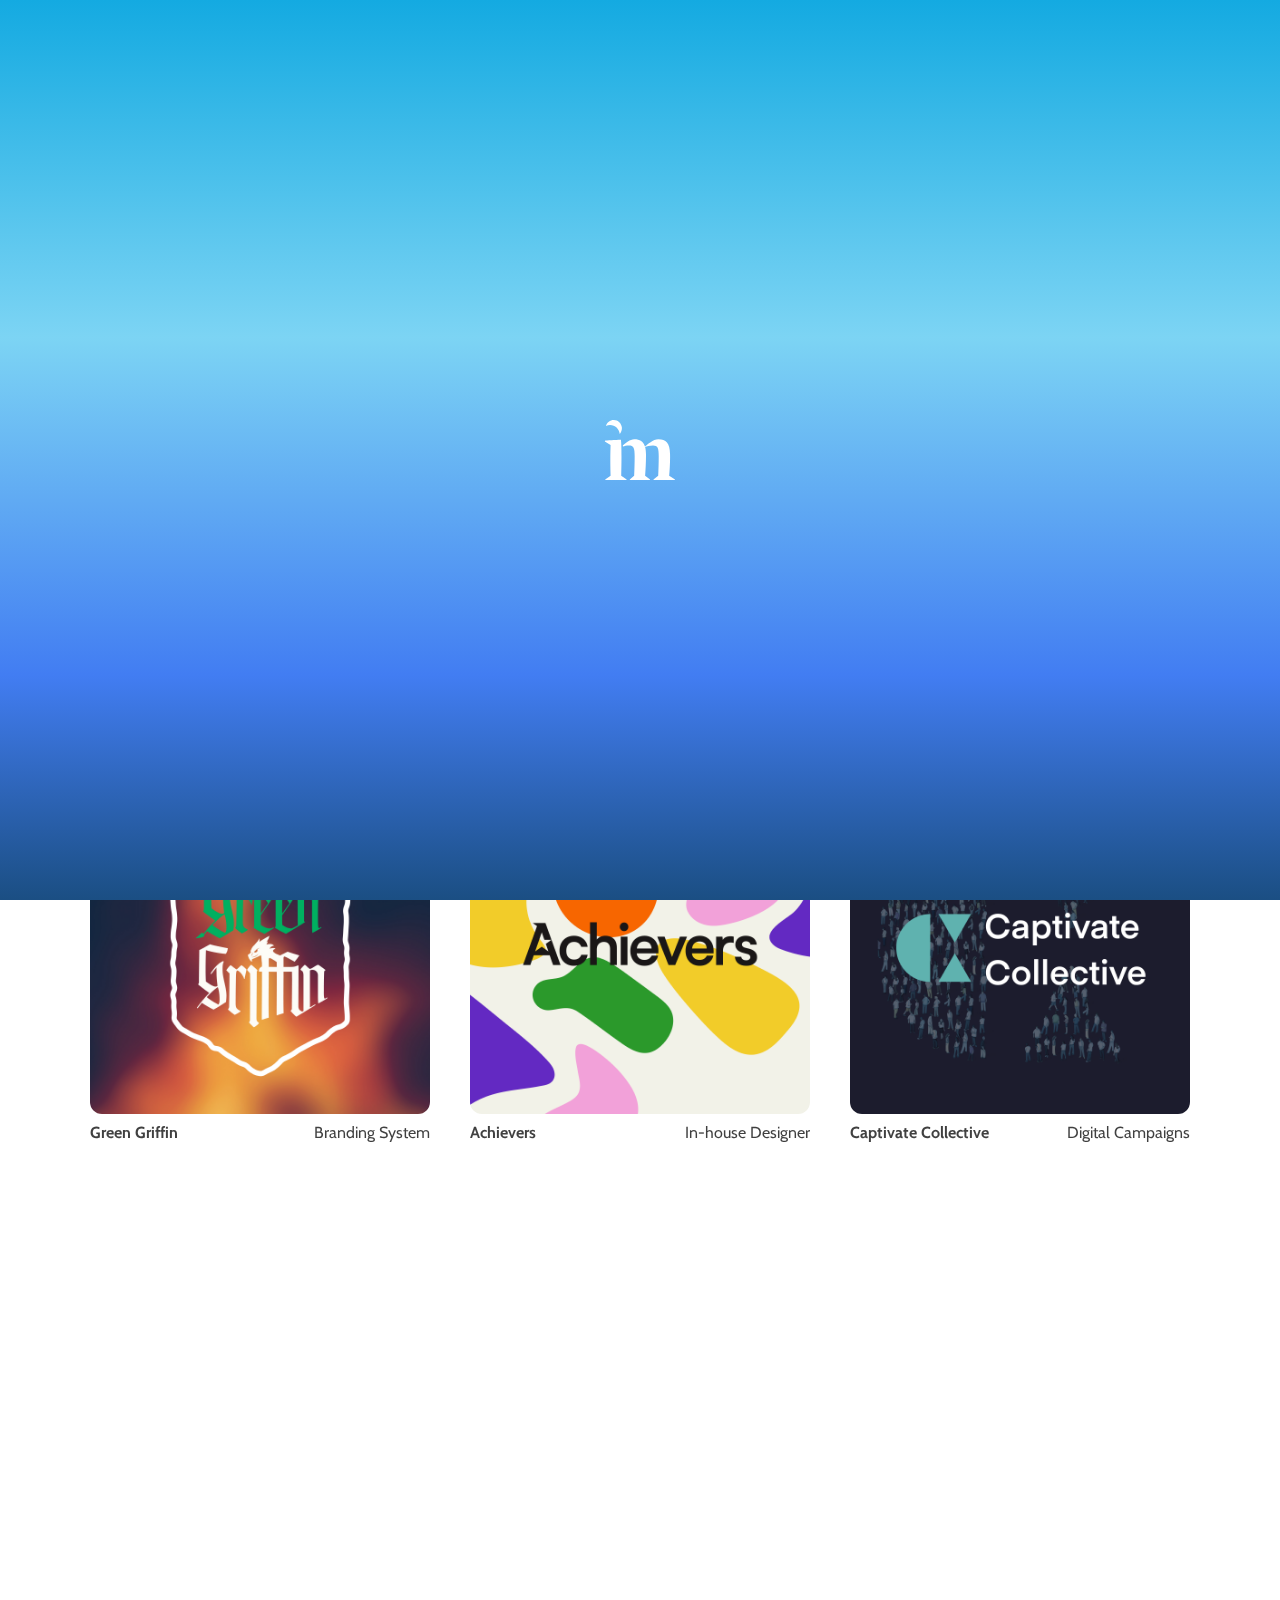
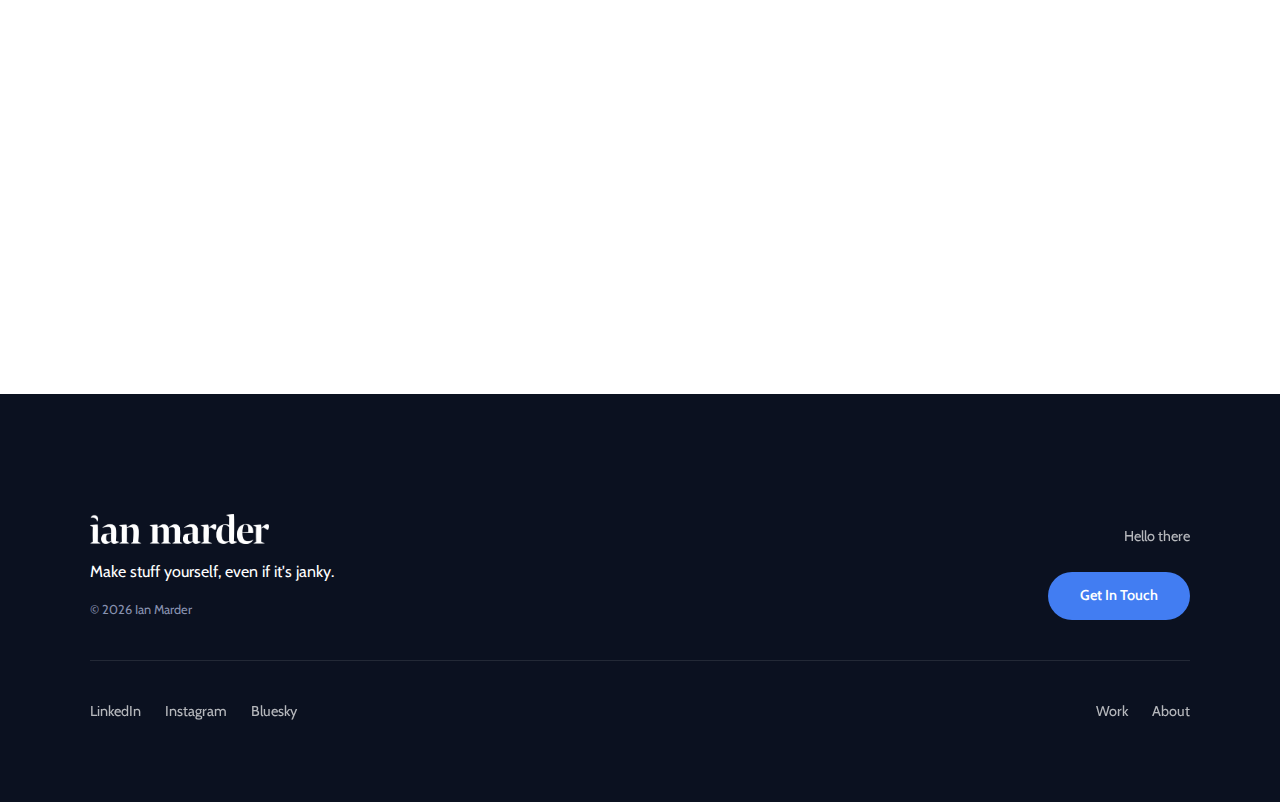
<file: index.html>
<!DOCTYPE html>
<html lang="en">
<head>
  <meta charset="UTF-8" />
  <meta name="viewport" content="width=device-width, initial-scale=1.0" />
  <title>Ian Marder — Creative Lead & Brand Architect</title>
  <meta name="title" content="Ian Marder — Creative Lead & Brand Architect">
  <meta name="description" content="Design leader specializing in brand systems, motion, and digital storytelling. Currently leading creative at Achievers.">

  <meta property="og:type" content="website">
  <meta property="og:url" content="https://ianmarder.com/">
  <meta property="og:title" content="Ian Marder — Creative Lead & Brand Architect">
  <meta property="og:description" content="Building scalable design systems and immersive brand experiences.">
  <meta property="og:image" content="https://ianmarder.com/assets/images/social-preview.jpg">

  <meta property="twitter:card" content="summary_large_image">
  <meta property="twitter:url" content="https://ianmarder.com/">
  <meta property="twitter:title" content="Ian Marder — Creative Lead">
  <meta property="twitter:description" content="Building scalable design systems and immersive brand experiences.">
  <meta property="twitter:image" content="https://ianmarder.com/assets/images/social-preview.jpg">

  <link rel="stylesheet" href="assets/css/styles.css" />
</head>

<body>

<header class="site-header" data-include="../components/header.html"></header>

<main id="hero">

  <!-- INTRO -->
  <section class="intro">
    <div class="intro-text" >
      <h1 class="reveal">Creative Lead<br>& Designer.</h1>
      <p class="reveal" data-delay="100">Clear ideas, sharp execution.</p>

    </div>
  </section>

  <!-- WORK -->
  <section id="work" class="work">

    <div class="grid">

      <a href="/work/green-griffin/" class="card reveal" data-delay="100">
        <div class="meta-bottom">
          <span class="date">2025+</span>
        </div>
        <img src="assets/images/project1.jpg" alt="">
        <div class="meta-top">
          <span class="title"><strong>Green Griffin</strong></span>
          <span class="type">Branding System</span>
        </div>
        
        
      </a>

      <a href="/work/achievers/" class="card reveal" data-delay="200">
        <div class="meta-bottom">
          <span class="date">2020+</span>
        </div>
        <img src="assets/images/Achievers-new.png" alt="">
        <div class="meta-top">
          <span class="title"><strong>Achievers</strong></span>
          <span class="type">In-house Designer</span>
        </div>
      </a>

      <a href="/work/captivate-collective/" class="card reveal" data-delay="300">
        <div class="meta-bottom">
          <span class="date">2021+</span>
        </div>
        <img src="assets/images/project3.png" alt="">
        <div class="meta-top">
          <span class="title"><strong>Captivate Collective</strong></span>
          <span class="type">Digital Campaigns</span>
        </div>
    </a>
    </div>

  </section>

  <!-- ABOUT STRIP -->
<section id="about" class="about-strip reveal">
  <div class="about-grid">
    <div class="about-statement">
      <h2 class="statement-main">I design brands, systems, and communications.</h2>
      <p class="statement-sub">Currently Creative Lead at <strong>Achievers</strong>, focused on bridging the gap between high-level strategy and sharp execution.</p>
    </div>
    
    <div class="about-specs">
      <div class="spec-item">
        <span class="spec-label">Powered by</span>
        <span class="spec-value">2 Kids & Cappuccinos</span>
      </div>
      <div class="spec-item">
        <span class="spec-label">Inspired by</span>
        <span class="spec-value">The smallest details</span>
      </div>
    </div>
  </div>
</section>
</main>

<footer class="site-footer" data-include="../components/footer.html"></footer>

<script src="../assets/js/main.js"></script>
</body>
</html>
</file>
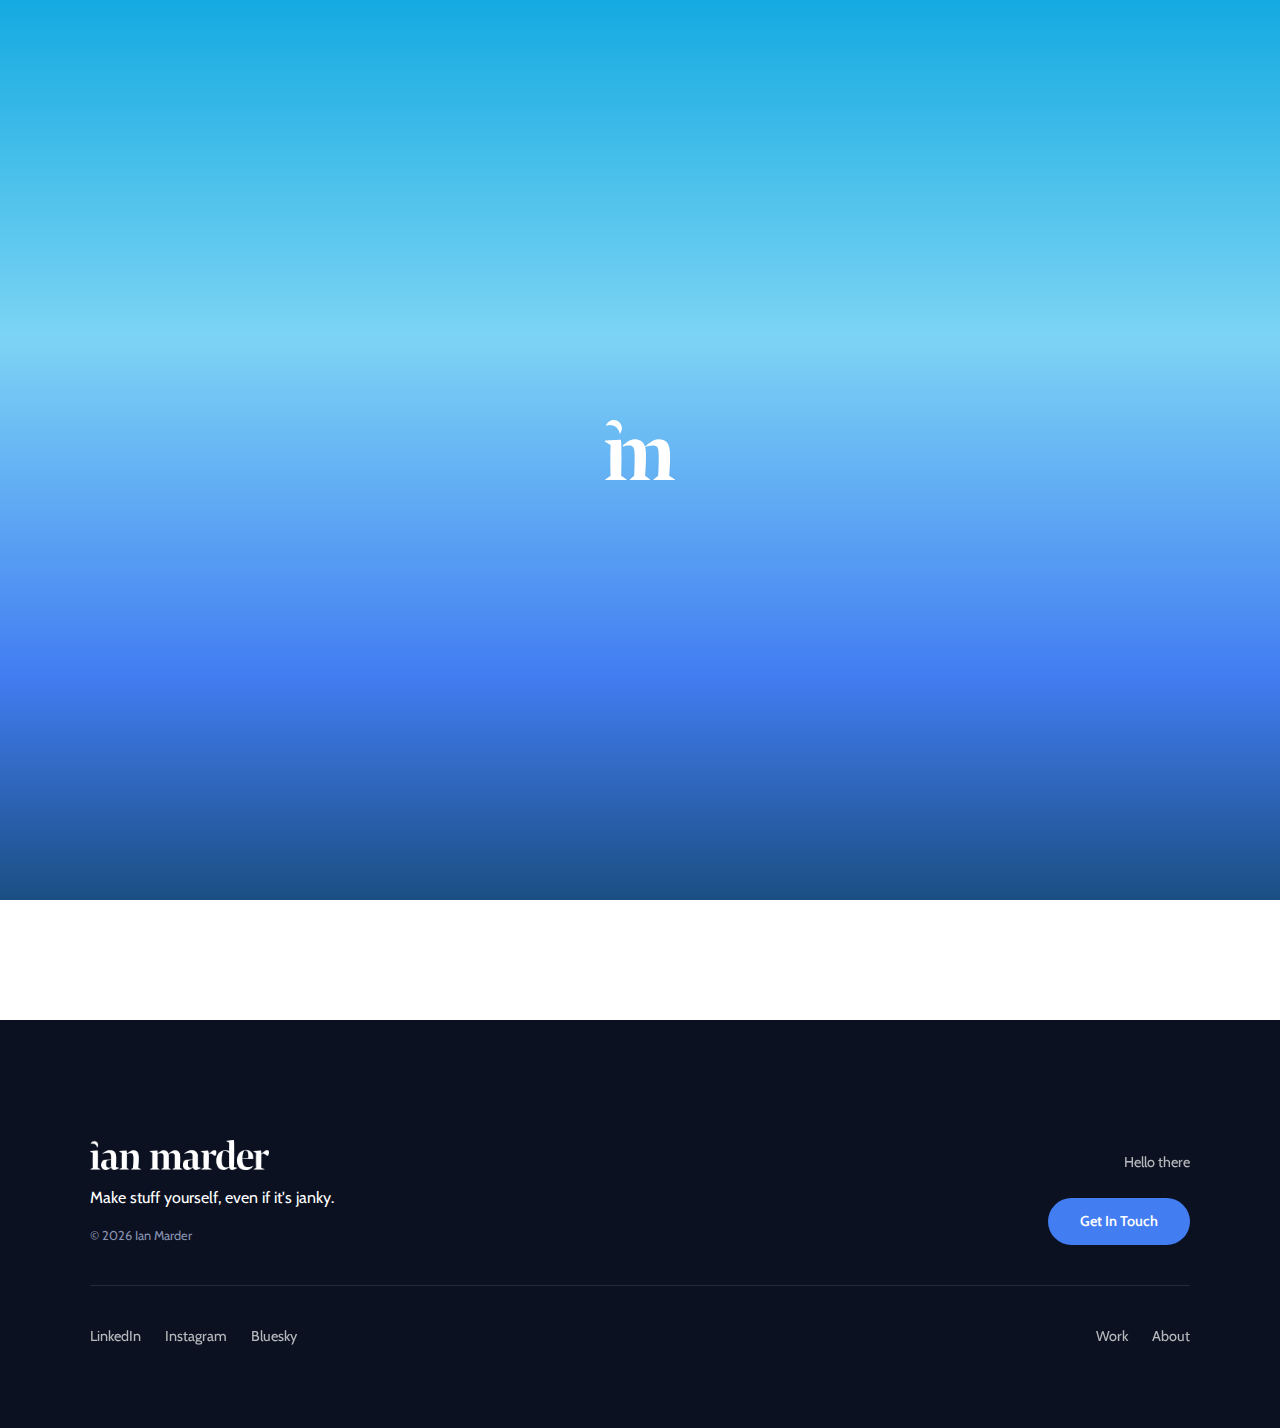
<file: about/index.html>
<!DOCTYPE html>
<html lang="en">
<head>
  <meta charset="UTF-8" />
  <meta name="viewport" content="width=device-width, initial-scale=1.0" />
  <title>About — Ian Marder</title>
  <link rel="stylesheet" href="../assets/css/styles.css" />
</head>
<body>

<header class="site-header" data-include="../components/header.html"></header>

<main class="about-grid-container">
  <div class="about-col col-1 reveal">
    <h1>A little bit<br>about me.</h1>
    <p class="origin-text">
      Born in Toronto, raised in Halifax—a mix of Queen Street West and the Hydrostone. 
      <br><br>Today, I’m based in design and powered by coffee.
    </p>

    <div class="slideshow-container reveal" data-delay="100">
      <div class="slide active">
        <img src="../assets/images/about-1.jpg" alt="the me">
      </div>
      <div class="slide">
        <img src="../assets/images/about-2.jpg" alt="the boy">
      </div>
      <div class="slide">
        <img src="../assets/images/about-3.jpg" alt="the girl">
      </div>
      <div class="slide">
        <img src="../assets/images/about-4.jpg" alt="the cat">
      </div>
    </div>
  </div>
  <div class="about-col col-narrative">
    <p class="bio-lead reveal">
      Hello there, I’m Ian Marder. I’m driven by the pursuit of purposeful design and the joy of helping people create things.
    </p>
    
    <div class="bio-columns">
      
      <div class="bio-column-inner reveal" data-delay="200">
        <p>
          I’ve been obsessed with design my whole life. While art is impactful and connecting, design takes those elements and gives them a mission. Discovering how to add purpose to a pirated copy of Photoshop 7 at a young age changed everything for me.
        </p>
        <p>
          I love photography, playing drums badly, and anything satirical. If I really had the choice, I’d just follow my kids around with my <span class="word-trigger">Lumix GH5<span class="hover-box"><img src="/assets/images/lumix.png" alt="Keyboard collection"></span></span>.
        </p>
      </div>
      
      <div class="bio-column-inner reveal" data-delay="300">
        <p>
          I do this instead because I genuinely love the process. I love asking weird questions and finding weirder answers. It’s about more than just aesthetics; it’s about solving problems with intent.
        </p>
        <p>
          I appreciate you taking the time to learn a little about me. Feel free to reach out anytime.
        </p>
        <p class="sign-off">Cheers, <strong>Ian</strong></p>
      </div>
    </div>
  </div>
</main>

<footer class="site-footer" data-include="../components/footer.html"></footer>


<script src="../assets/js/main.js"></script>
</body>
</html>
</file>
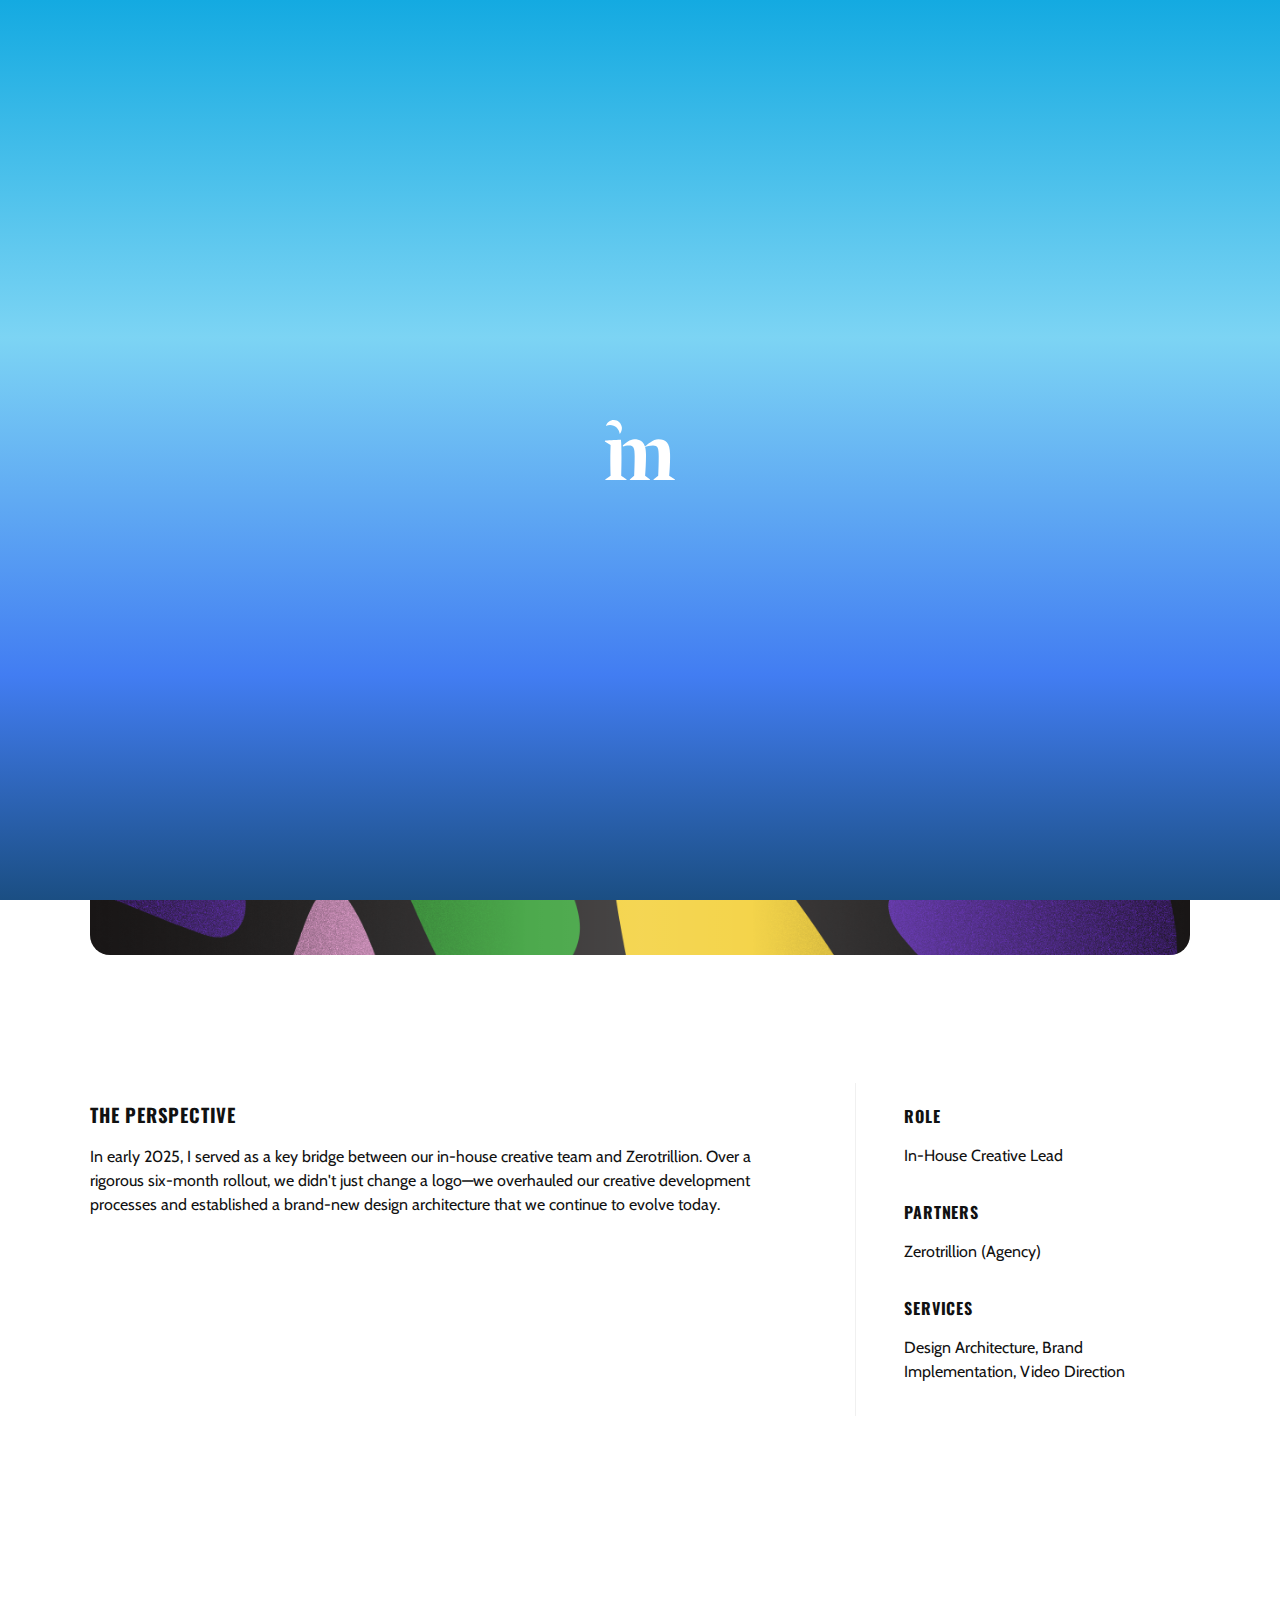
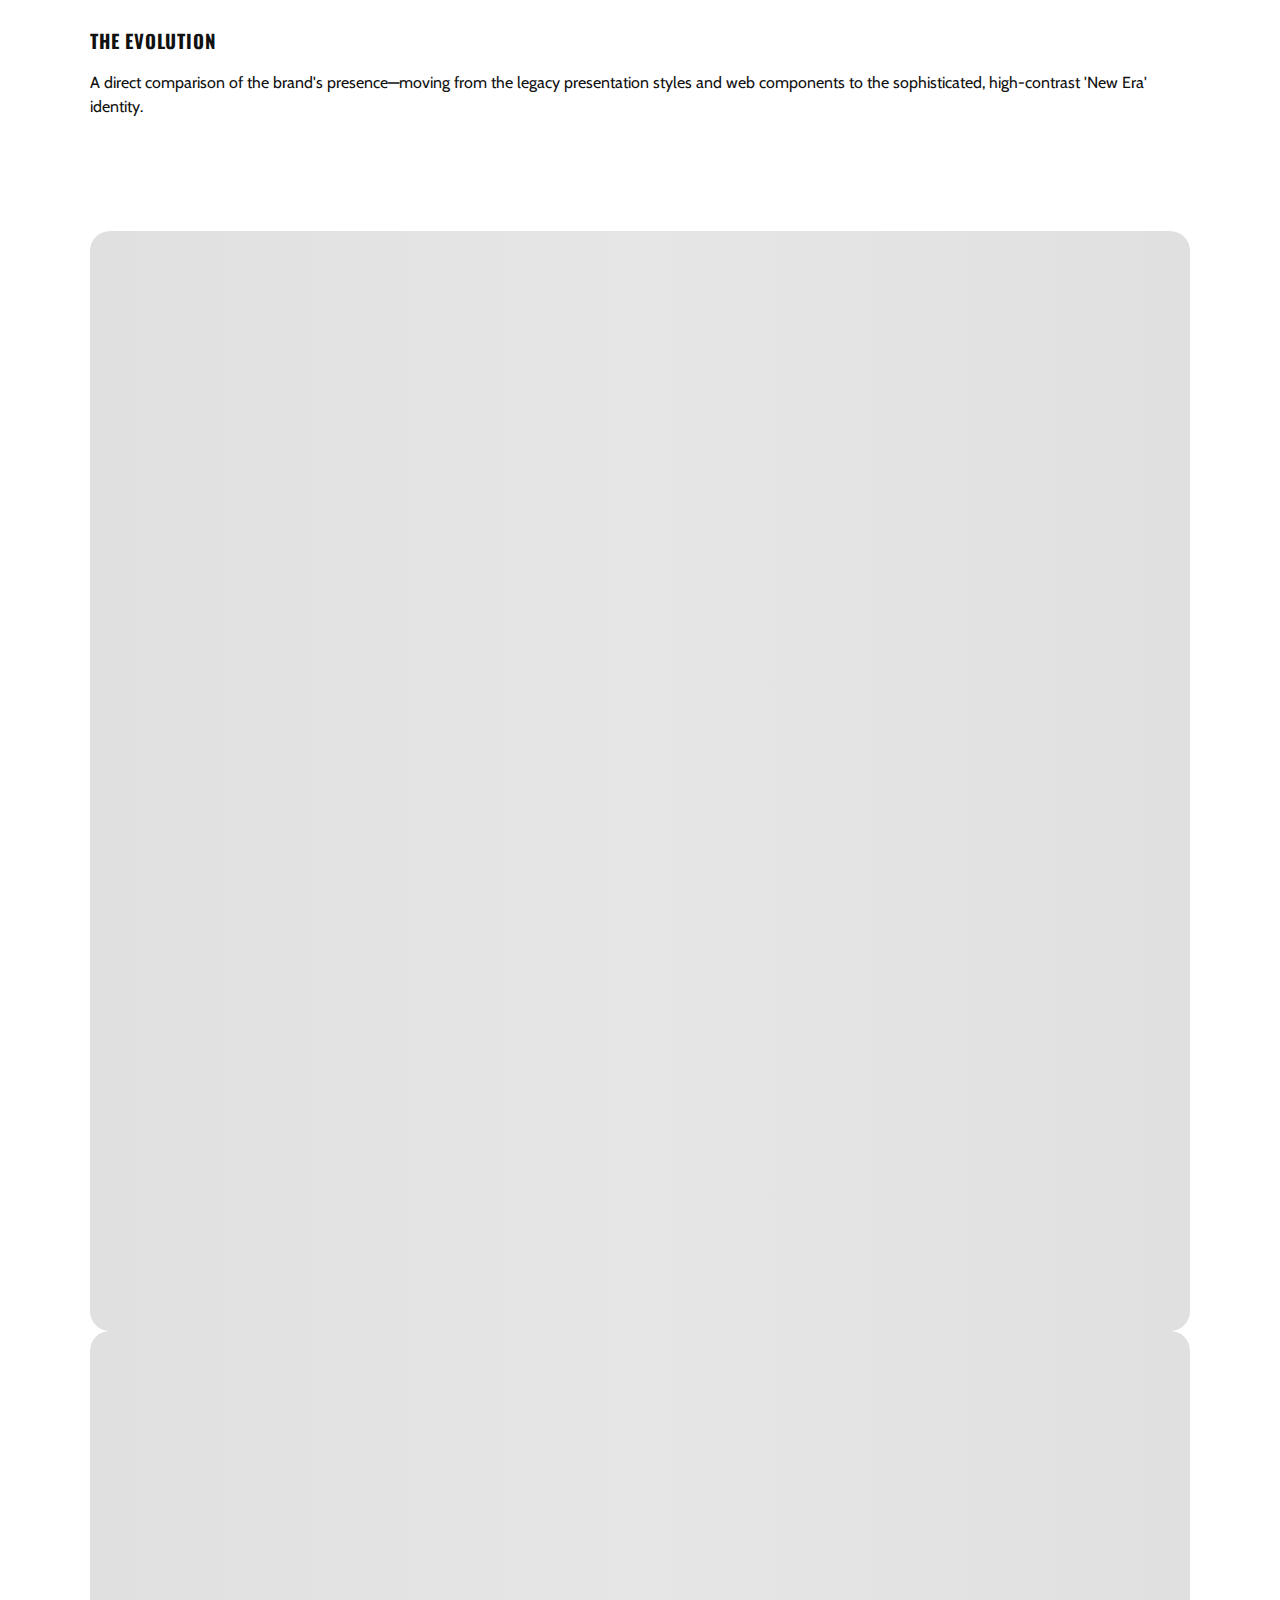
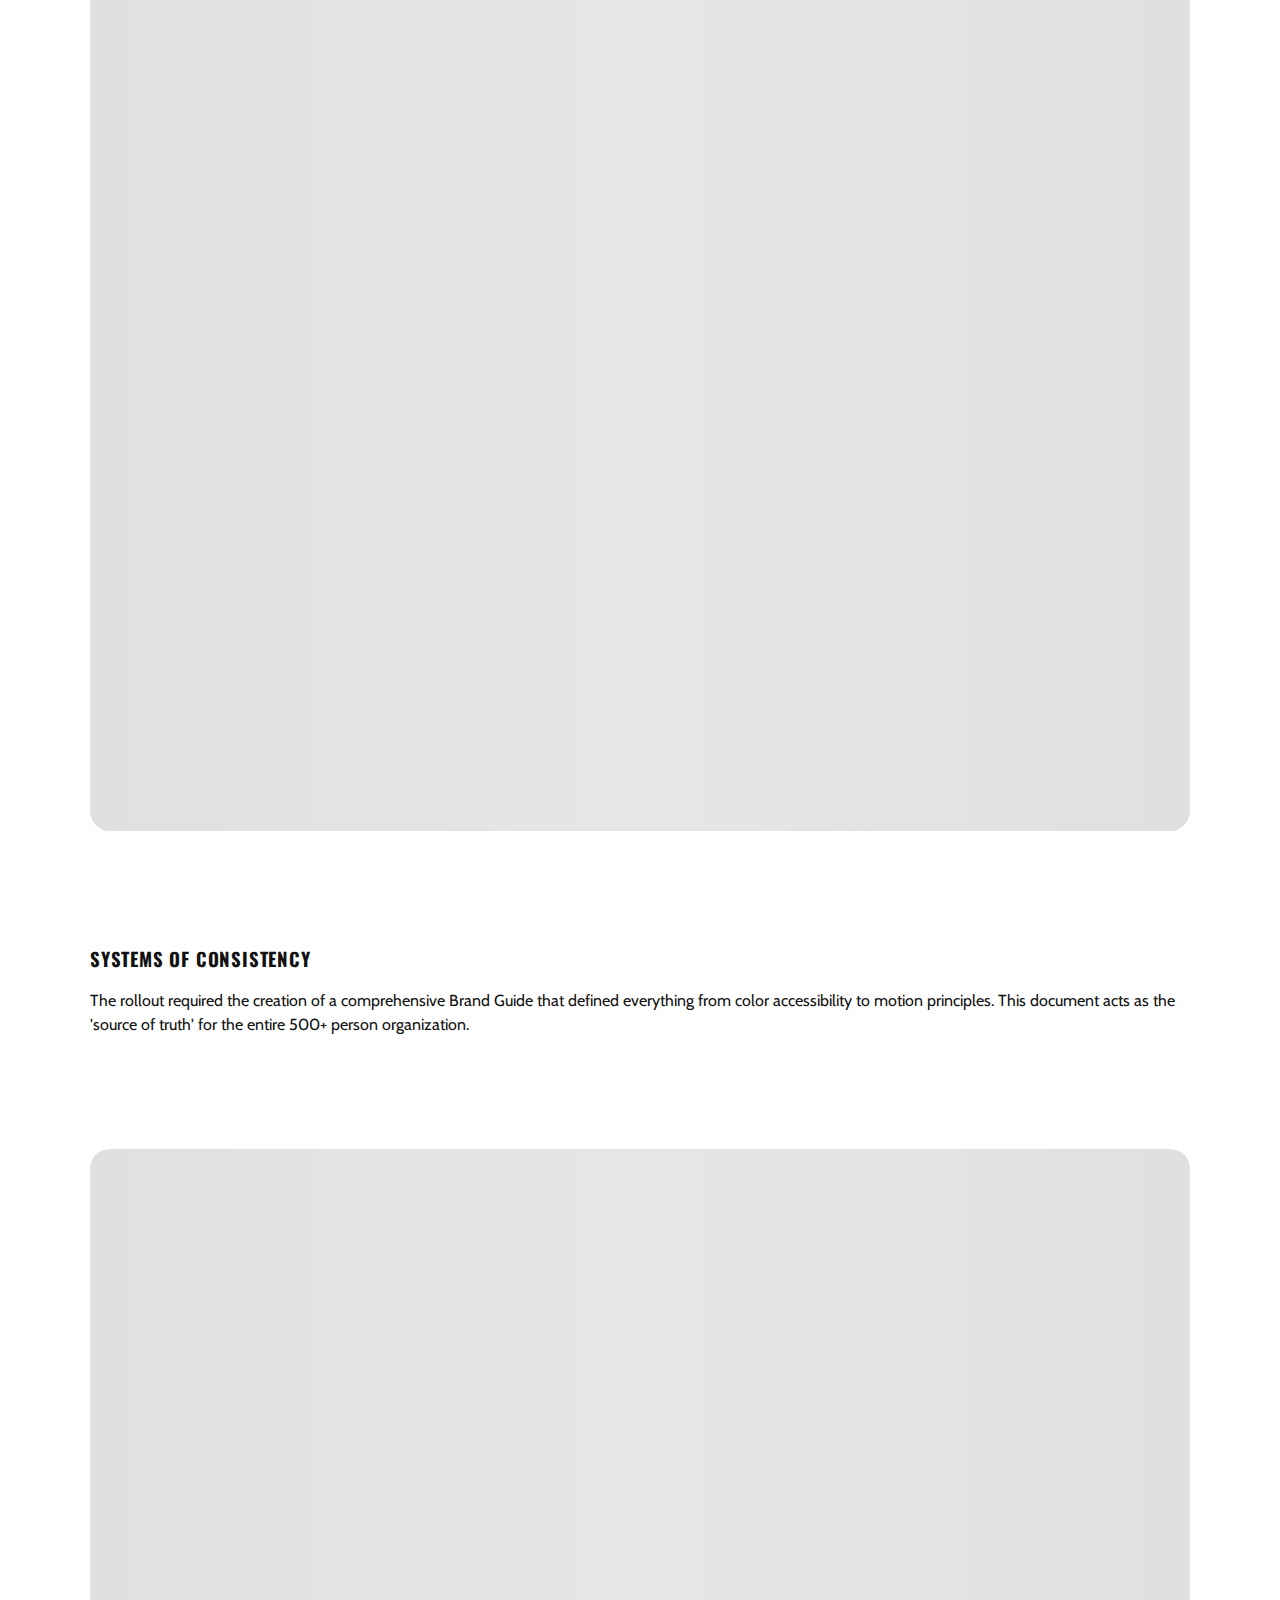
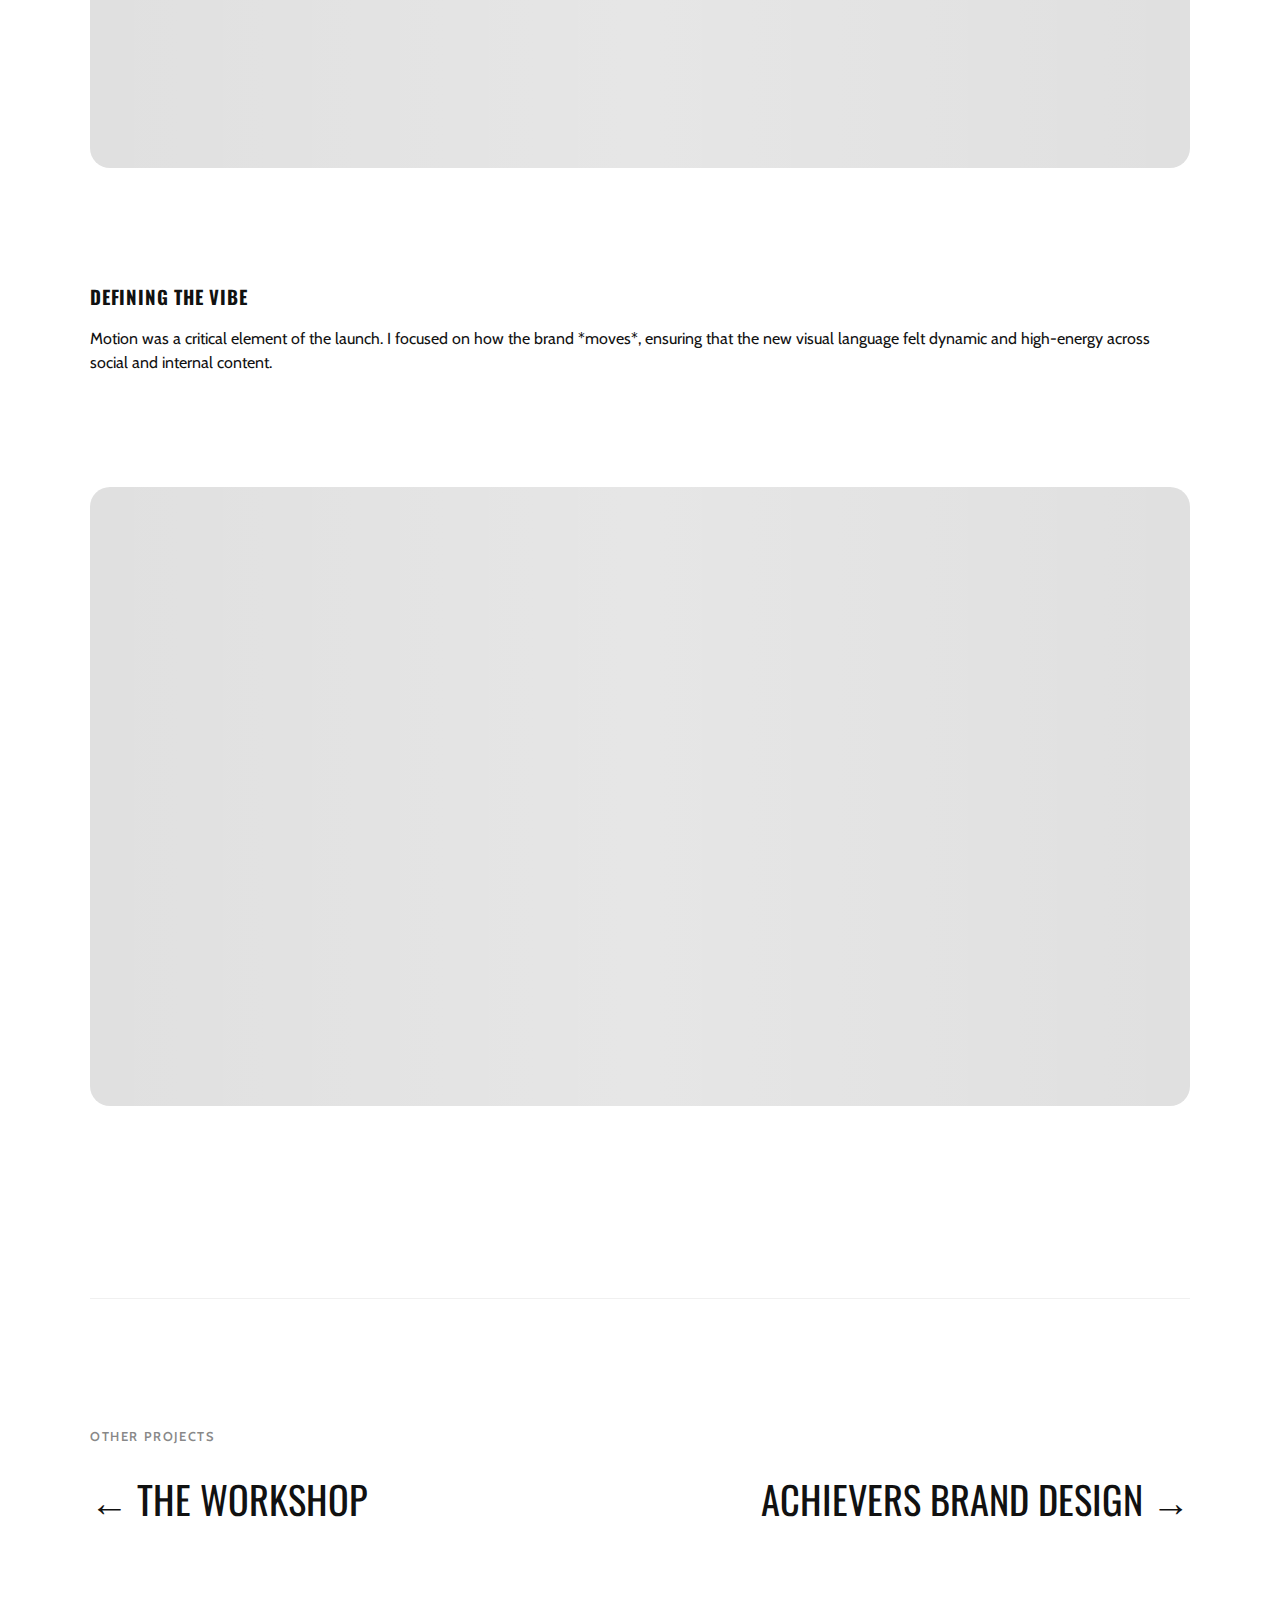
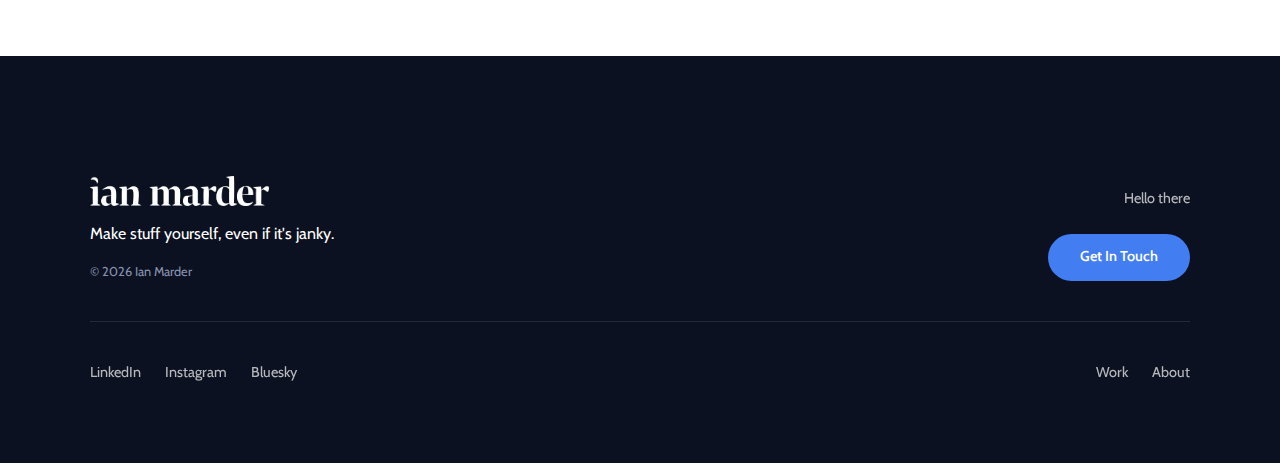
<file: work/achievers-rebrand/index.html>
<!DOCTYPE html>
<html lang="en">
<head>
  <meta charset="UTF-8" />
  <meta name="viewport" content="width=device-width, initial-scale=1.0" />
  <title>Achievers: Rebrand & Rollout — Ian Marder</title>
  <link rel="stylesheet" href="/assets/css/styles.css" />
</head>
<body class="project-detail-page">

<header class="site-header" data-include="/components/header.html"></header>

<main>
  <section class="project-hero">
    <div class="hero-content">
      <span class="project-category">Brand Evolution • 2025</span>
      <h1>Achievers Rebuilt</h1>
      <p class="project-lead">
        Partnering with agency Zerotrillion to architect and execute a 6-month global rebrand, transitioning Achievers from a legacy identity into a modern, system-driven powerhouse.
      </p>
    </div>
    <div class="placeholder hero"><img src="/assets/images/AchieversRebrand-hero-21x9.png" alt="Sharper but softer at the same time"></div>
  </section>

  <section class="project-info-grid">
    <div class="info-block">
      <h3>The Perspective</h3>
      <p>
        In early 2025, I served as a key bridge between our in-house creative team and Zerotrillion. Over a rigorous six-month rollout, we didn't just change a logo—we overhauled our creative development processes and established a brand-new design architecture that we continue to evolve today.
      </p>
    </div>
    <div class="info-sidebar">
      <div class="sidebar-item">
        <h4>Role</h4>
        <p>In-House Creative Lead</p>
      </div>
      <div class="sidebar-item">
        <h4>Partners</h4>
        <p>Zerotrillion (Agency)</p>
      </div>
      <div class="sidebar-item">
        <h4>Services</h4>
        <p>Design Architecture, Brand Implementation, Video Direction</p>
      </div>
    </div>
  </section>

  <section class="project-gallery">
    
    <div class="info-block">
      <h3>The Evolution</h3>
      <p>A direct comparison of the brand's presence—moving from the legacy presentation styles and web components to the sophisticated, high-contrast 'New Era' identity.</p>
    </div>
    
    <div class="gallery-grid-2+">
      <div class="placeholder square"></div>
      <div class="placeholder square"></div>
    </div>

    <div class="info-block">
      <h3>Systems of Consistency</h3>
      <p>
        The rollout required the creation of a comprehensive Brand Guide that defined everything from color accessibility to motion principles. This document acts as the 'source of truth' for the entire 500+ person organization.
      </p>
    </div>

    <div class="placeholder wide"></div>

    <div class="info-block">
      <h3>Defining the Vibe</h3>
      <p>
        Motion was a critical element of the launch. I focused on how the brand *moves*, ensuring that the new visual language felt dynamic and high-energy across social and internal content.
      </p>
    </div>

    <div class="placeholder wide"></div>
  </section>

  <section class="project-nav">
    <div class="next-link">
      <span class="nav-label">Other Projects</span>
      <div class="col-nav">
        <a href="/work/workshop/" class="previous-title">&larr; The Workshop</a>
        <a href="/work/achievers/" class="next-title">Achievers Brand Design &rarr;</a>
      </div>
    </div>
  </section>
</main>

<footer class="site-footer" data-include="/components/footer.html"></footer>

<script src="/assets/js/main.js"></script>
</body>
</html>
</file>
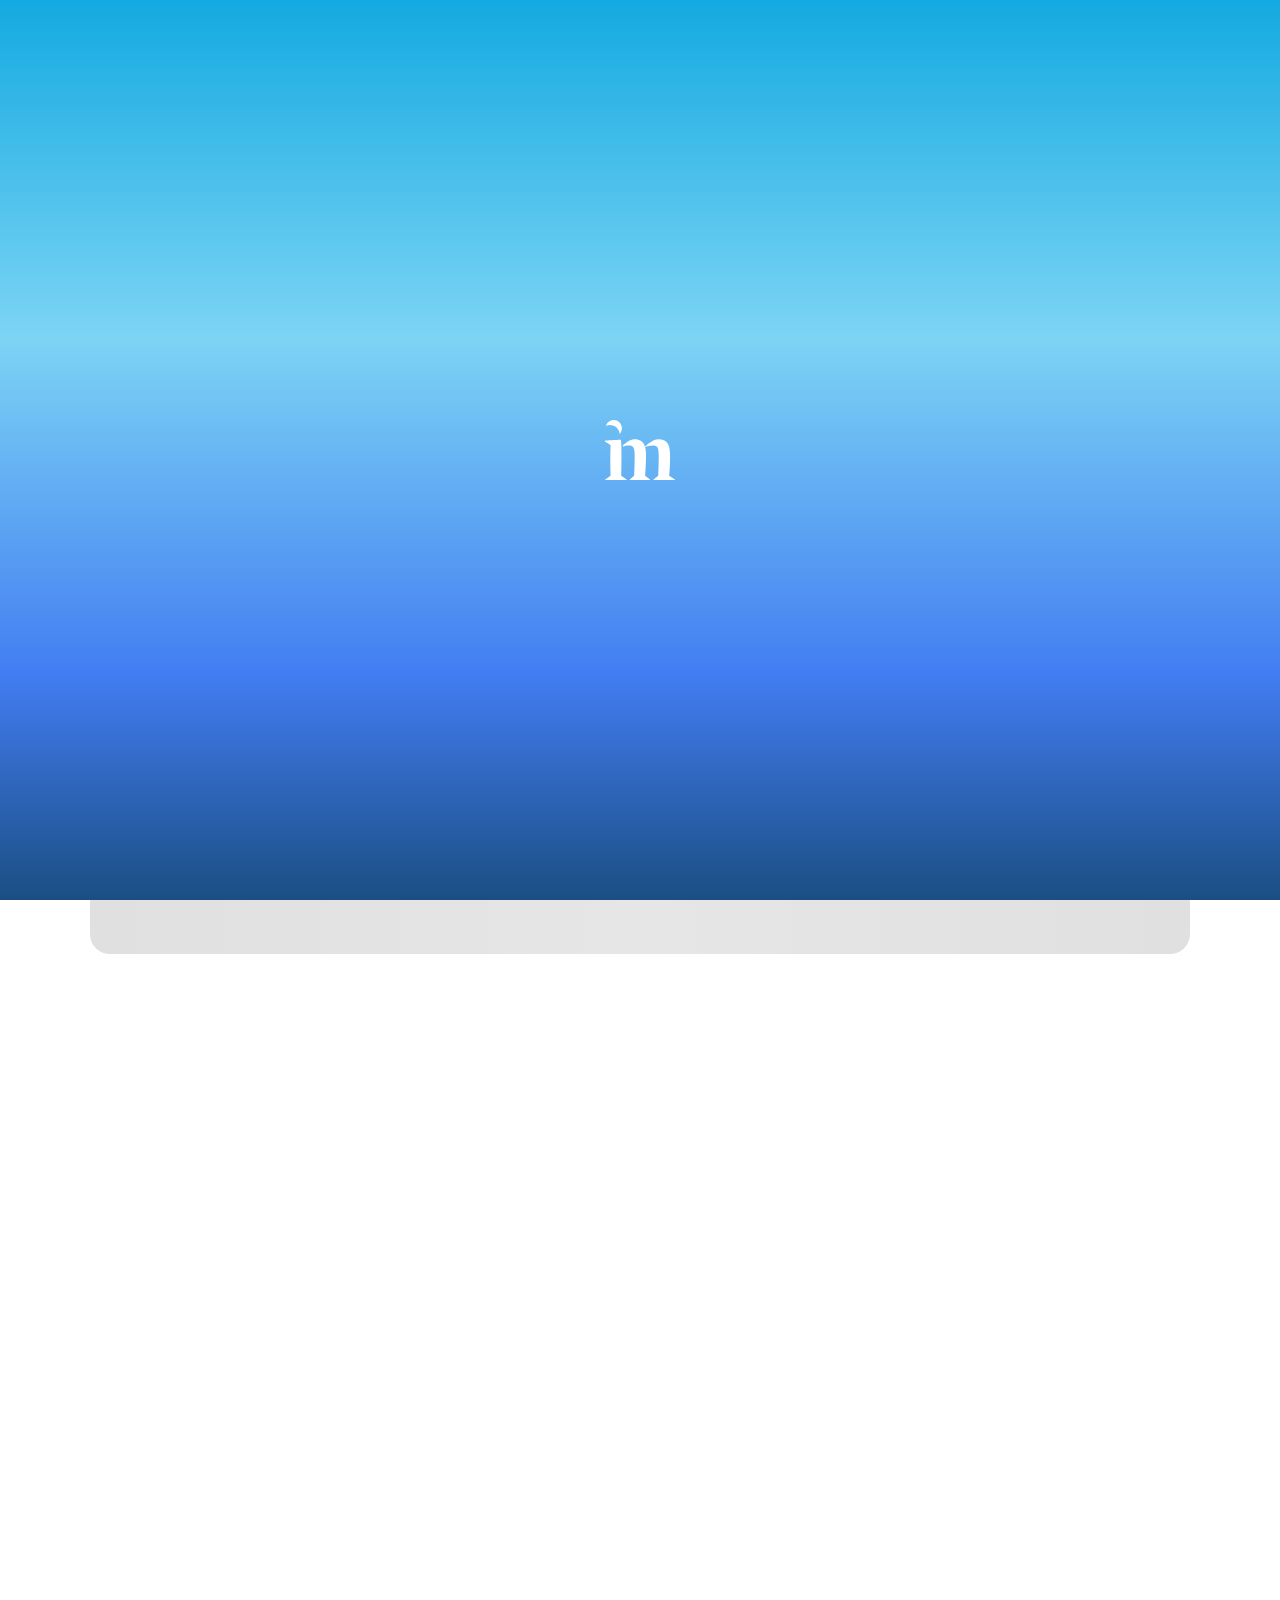
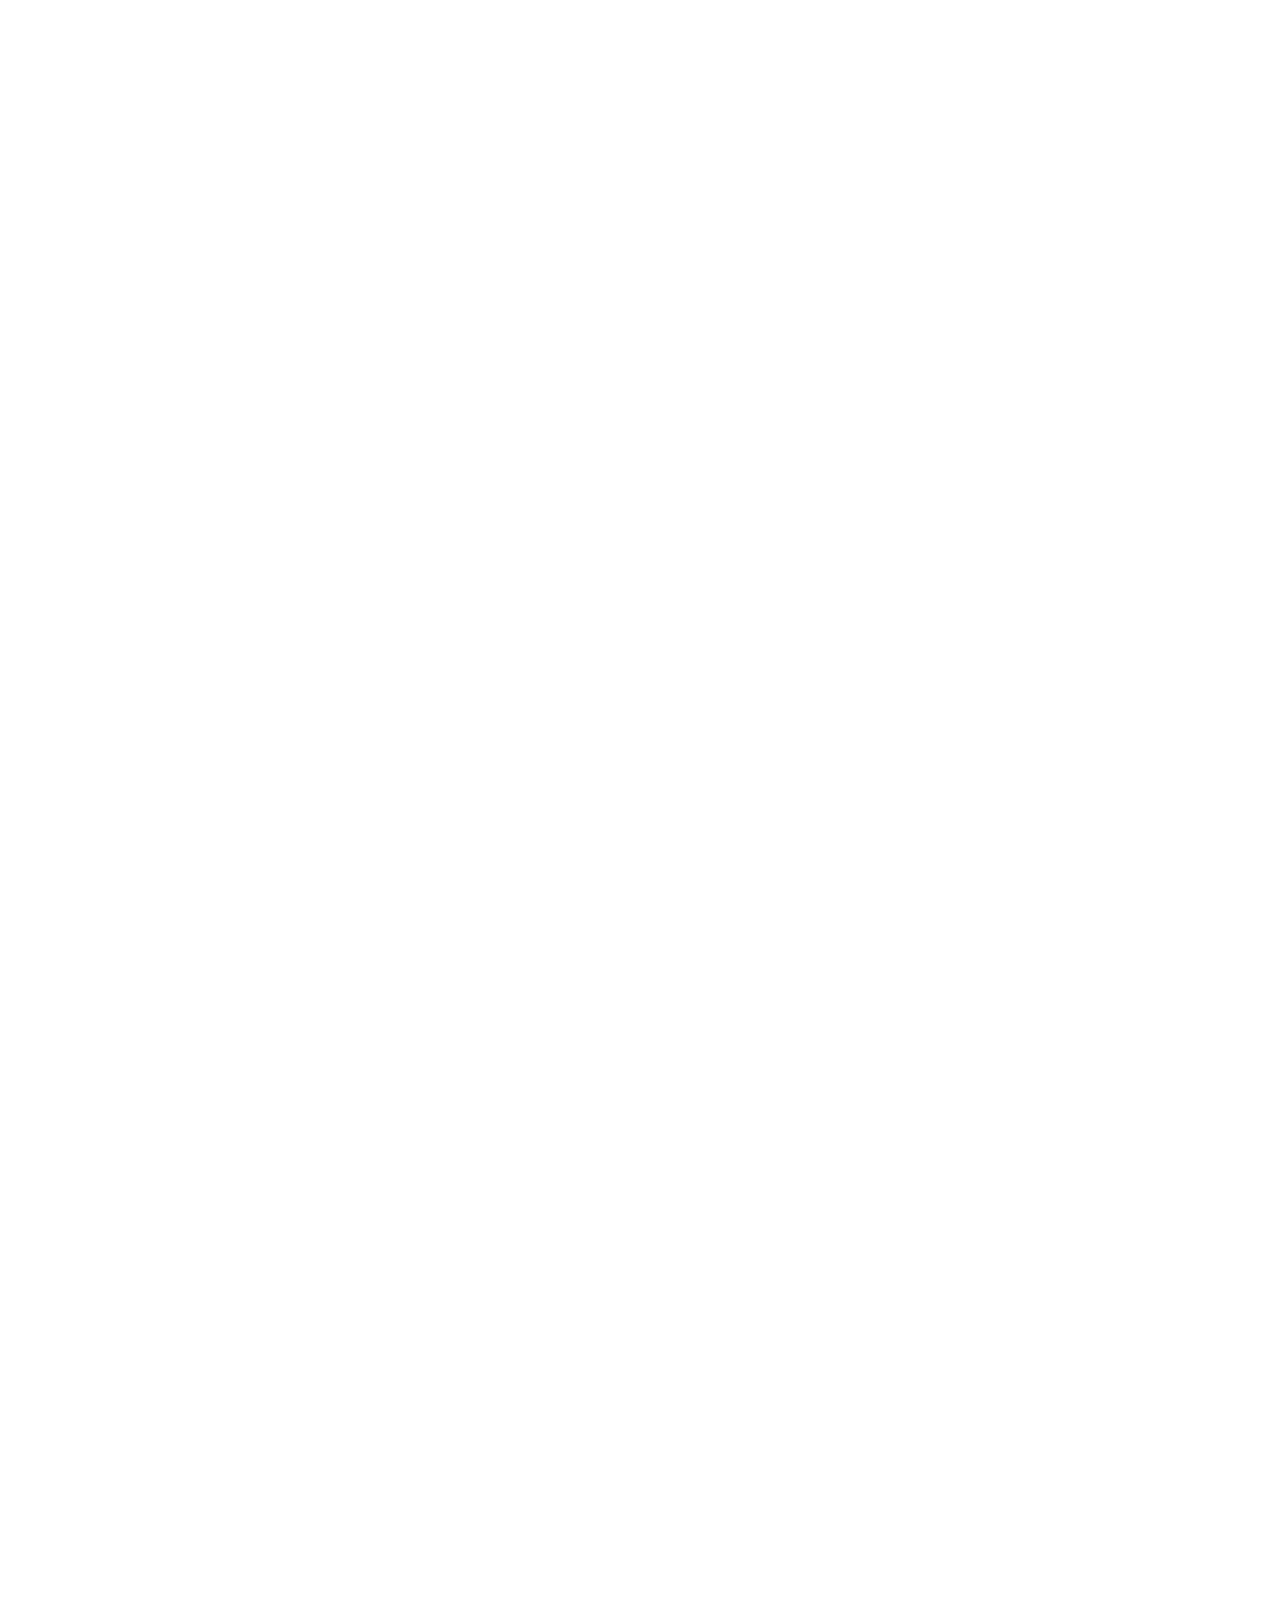
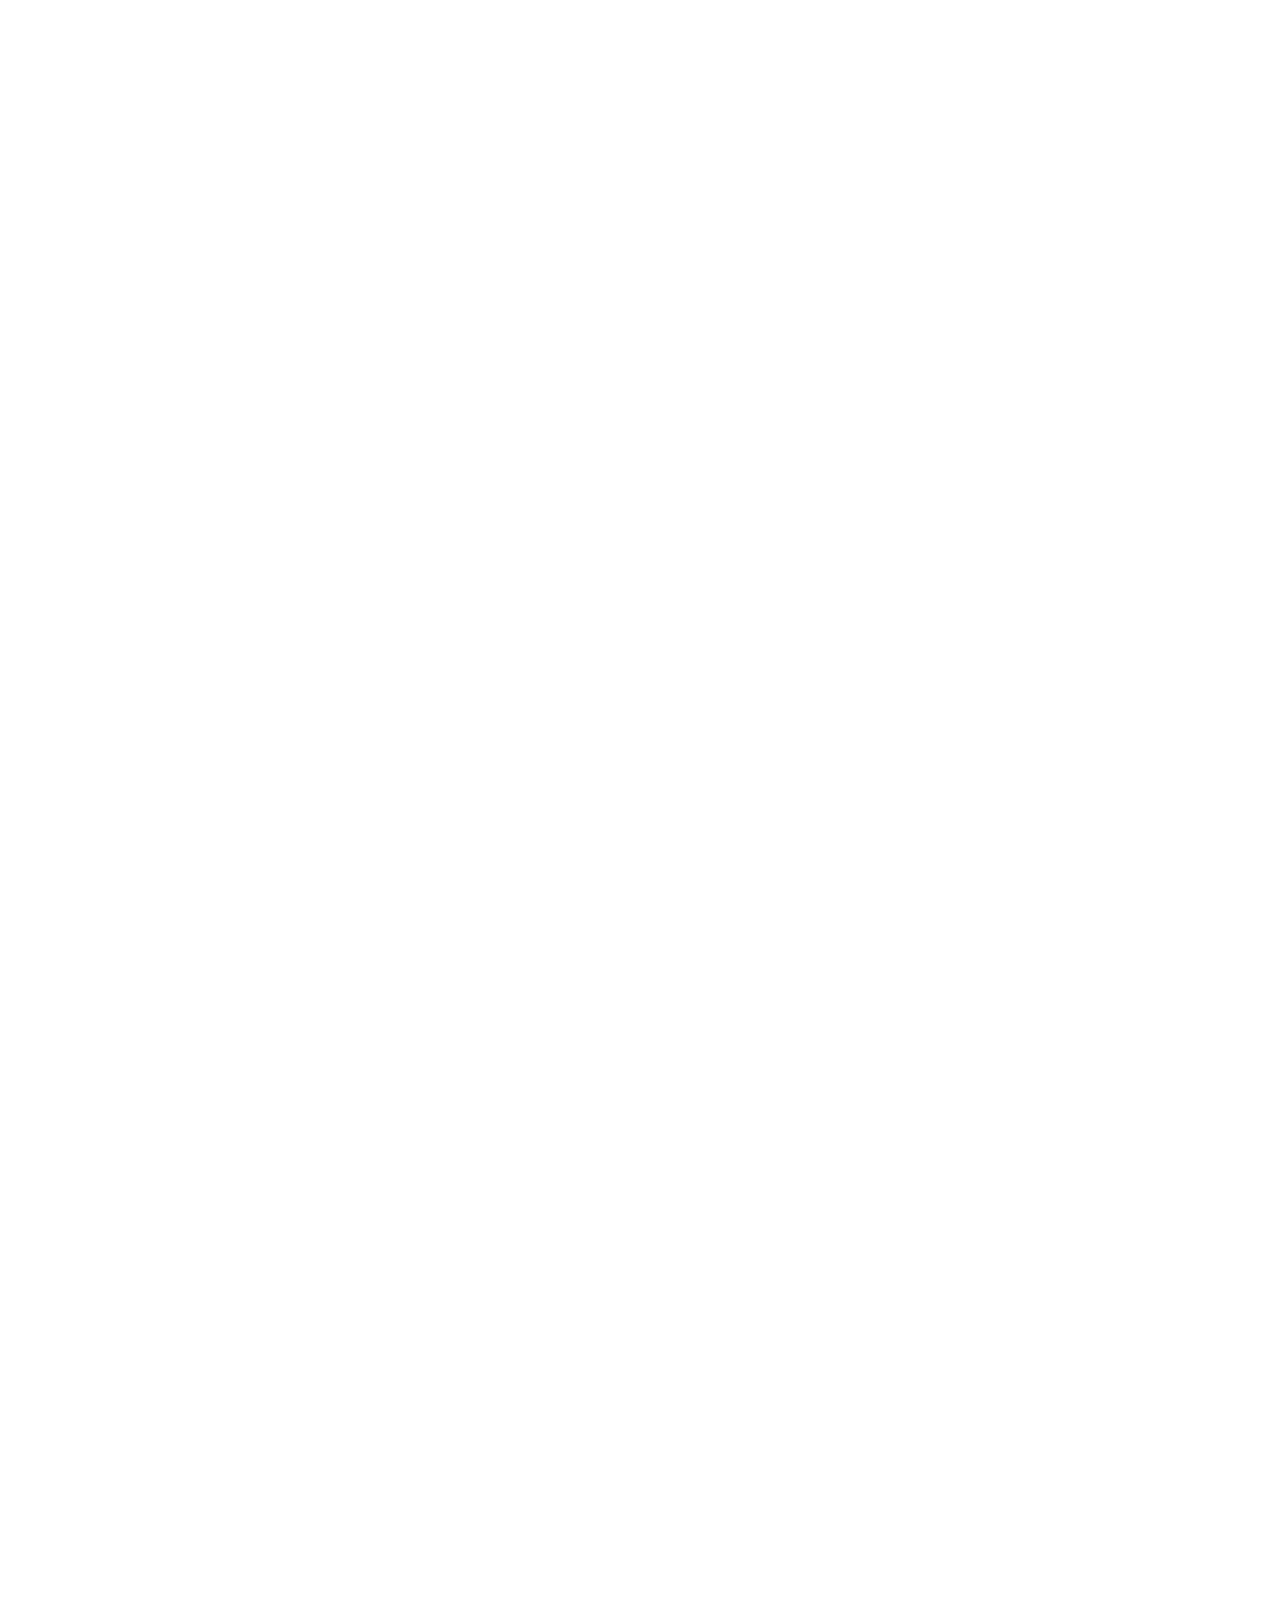
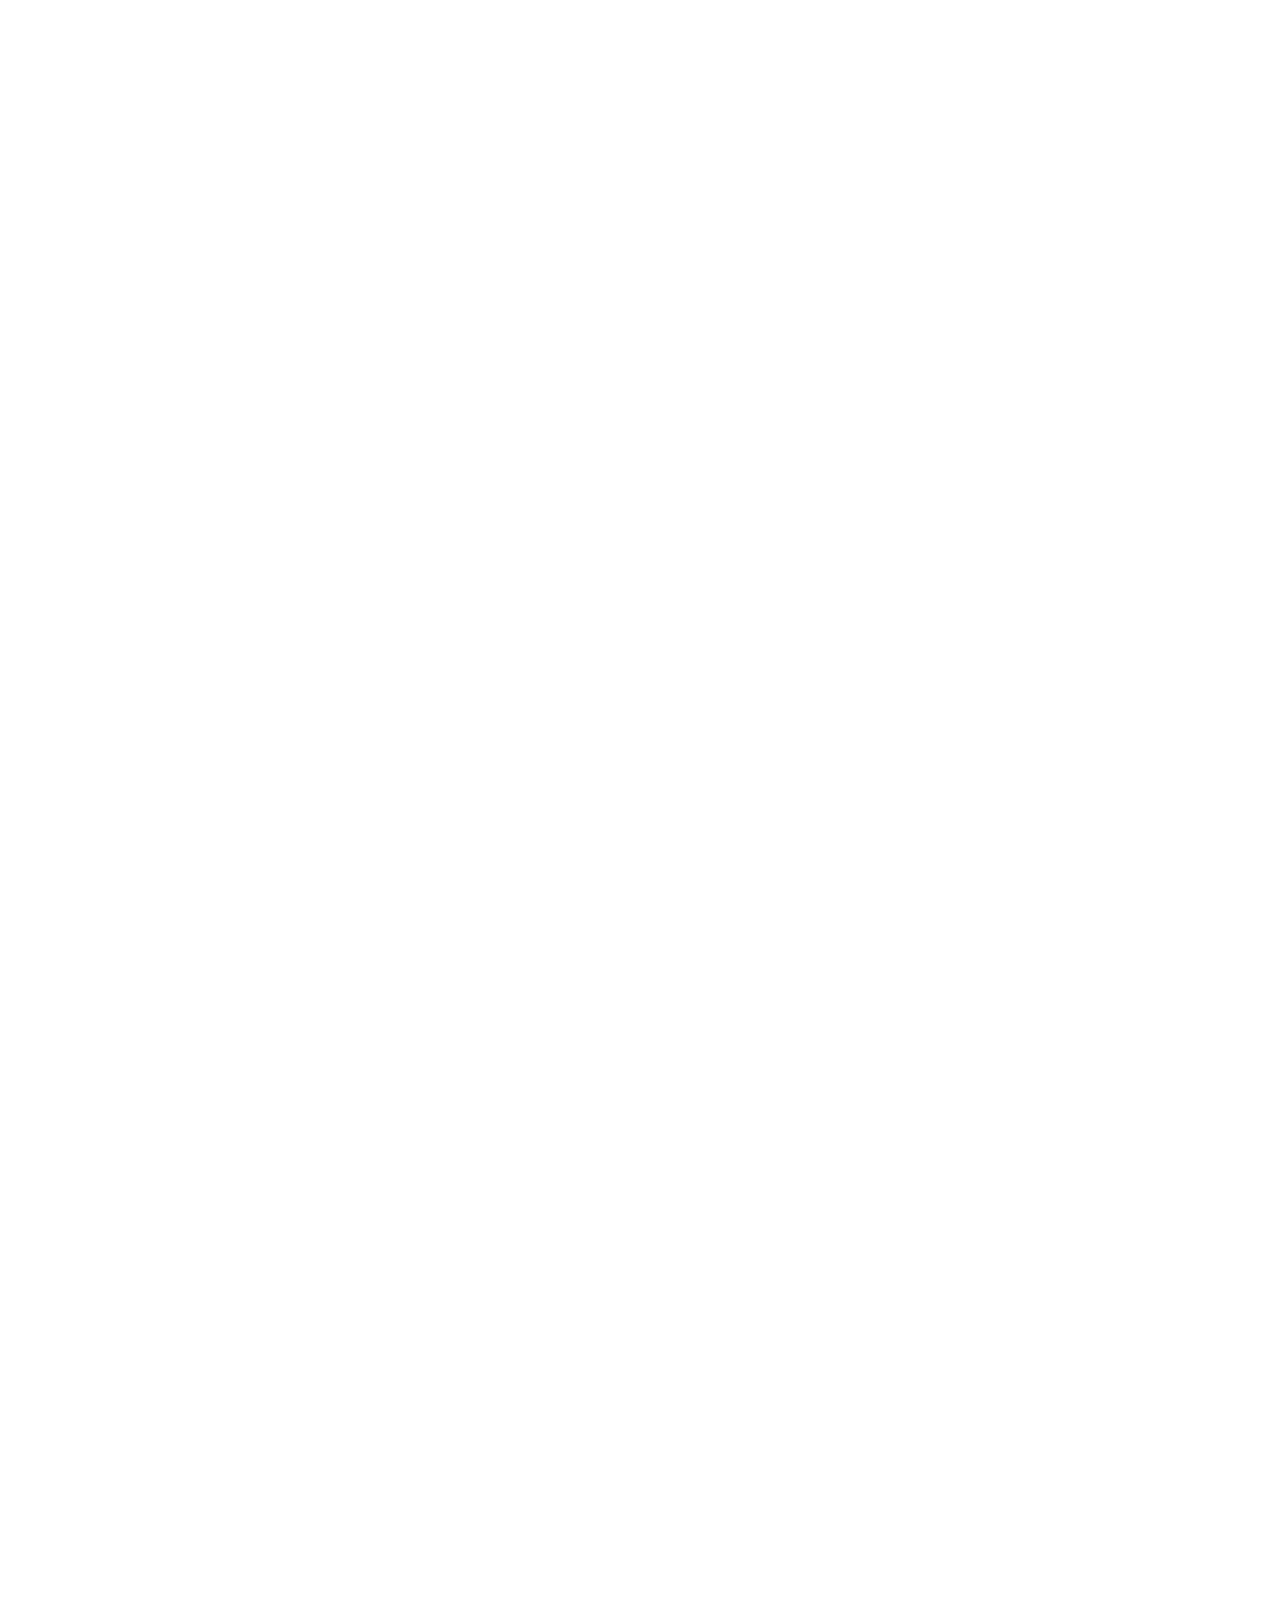
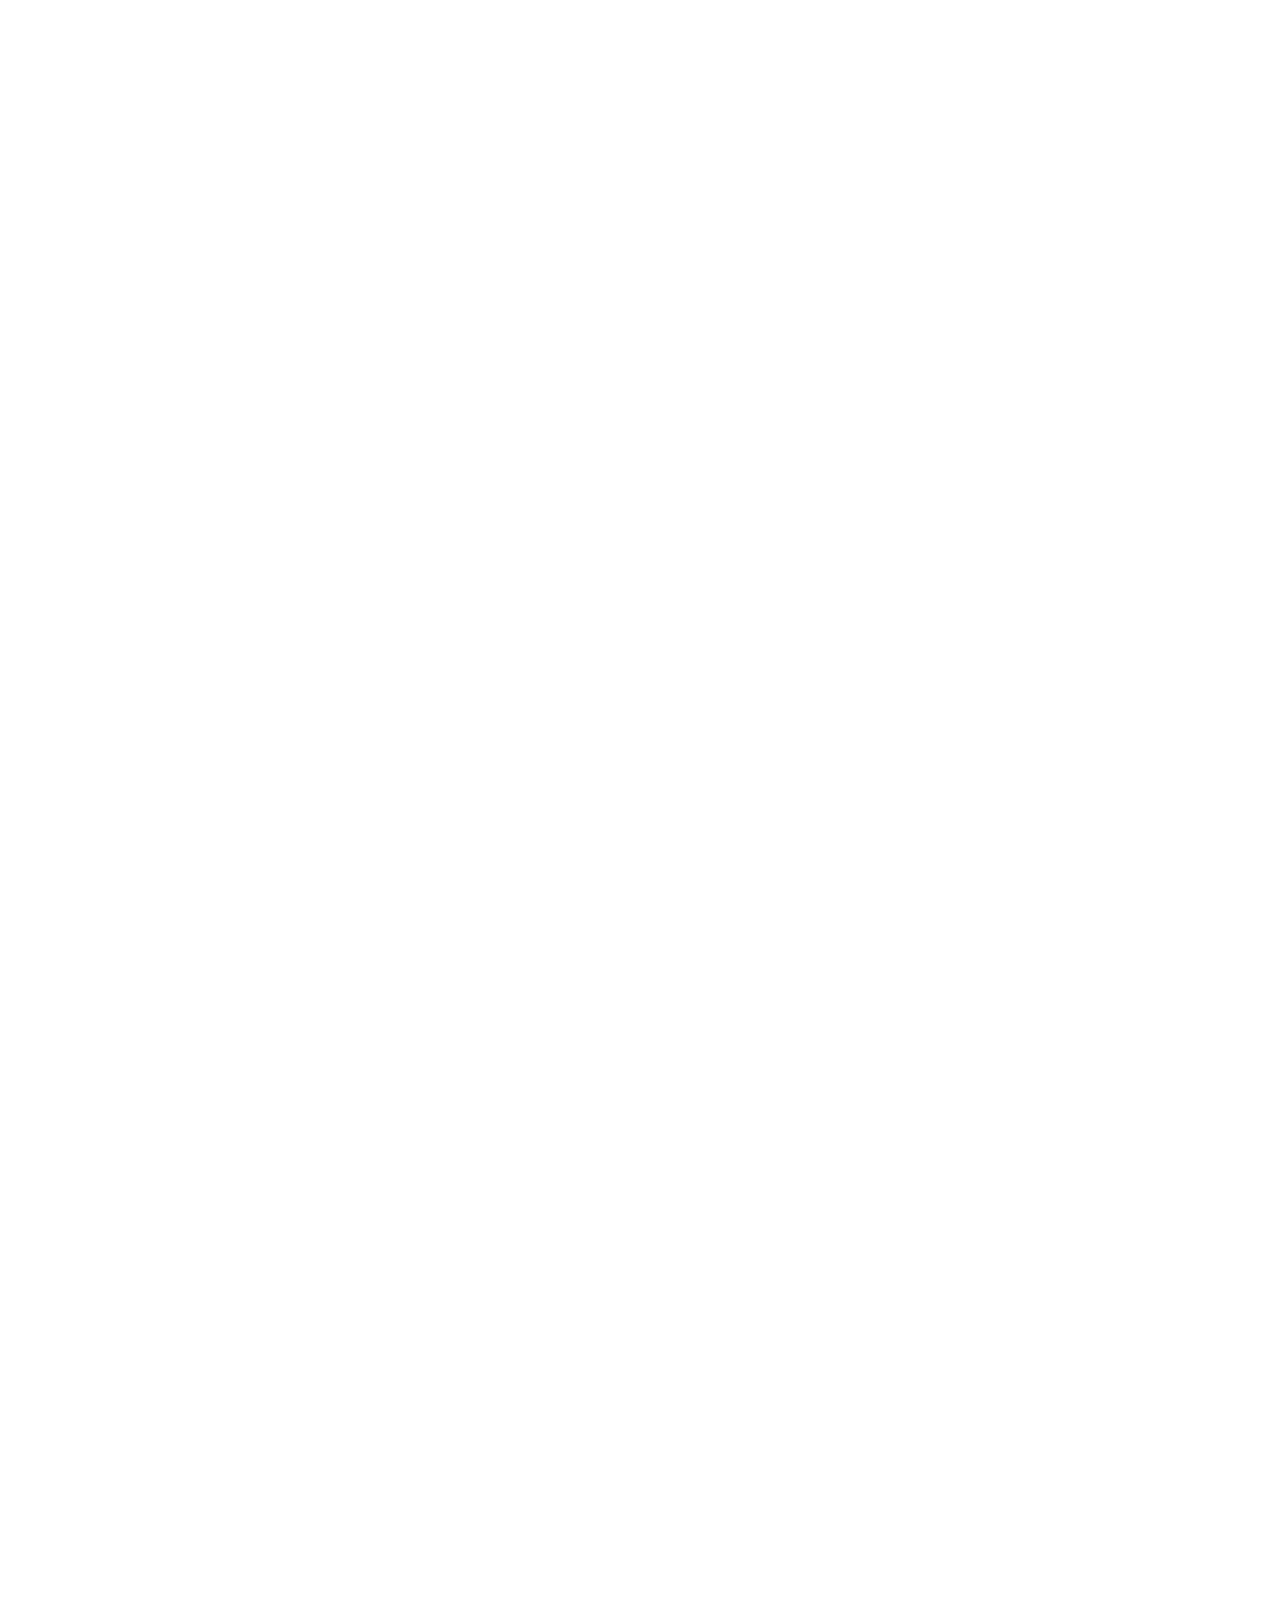
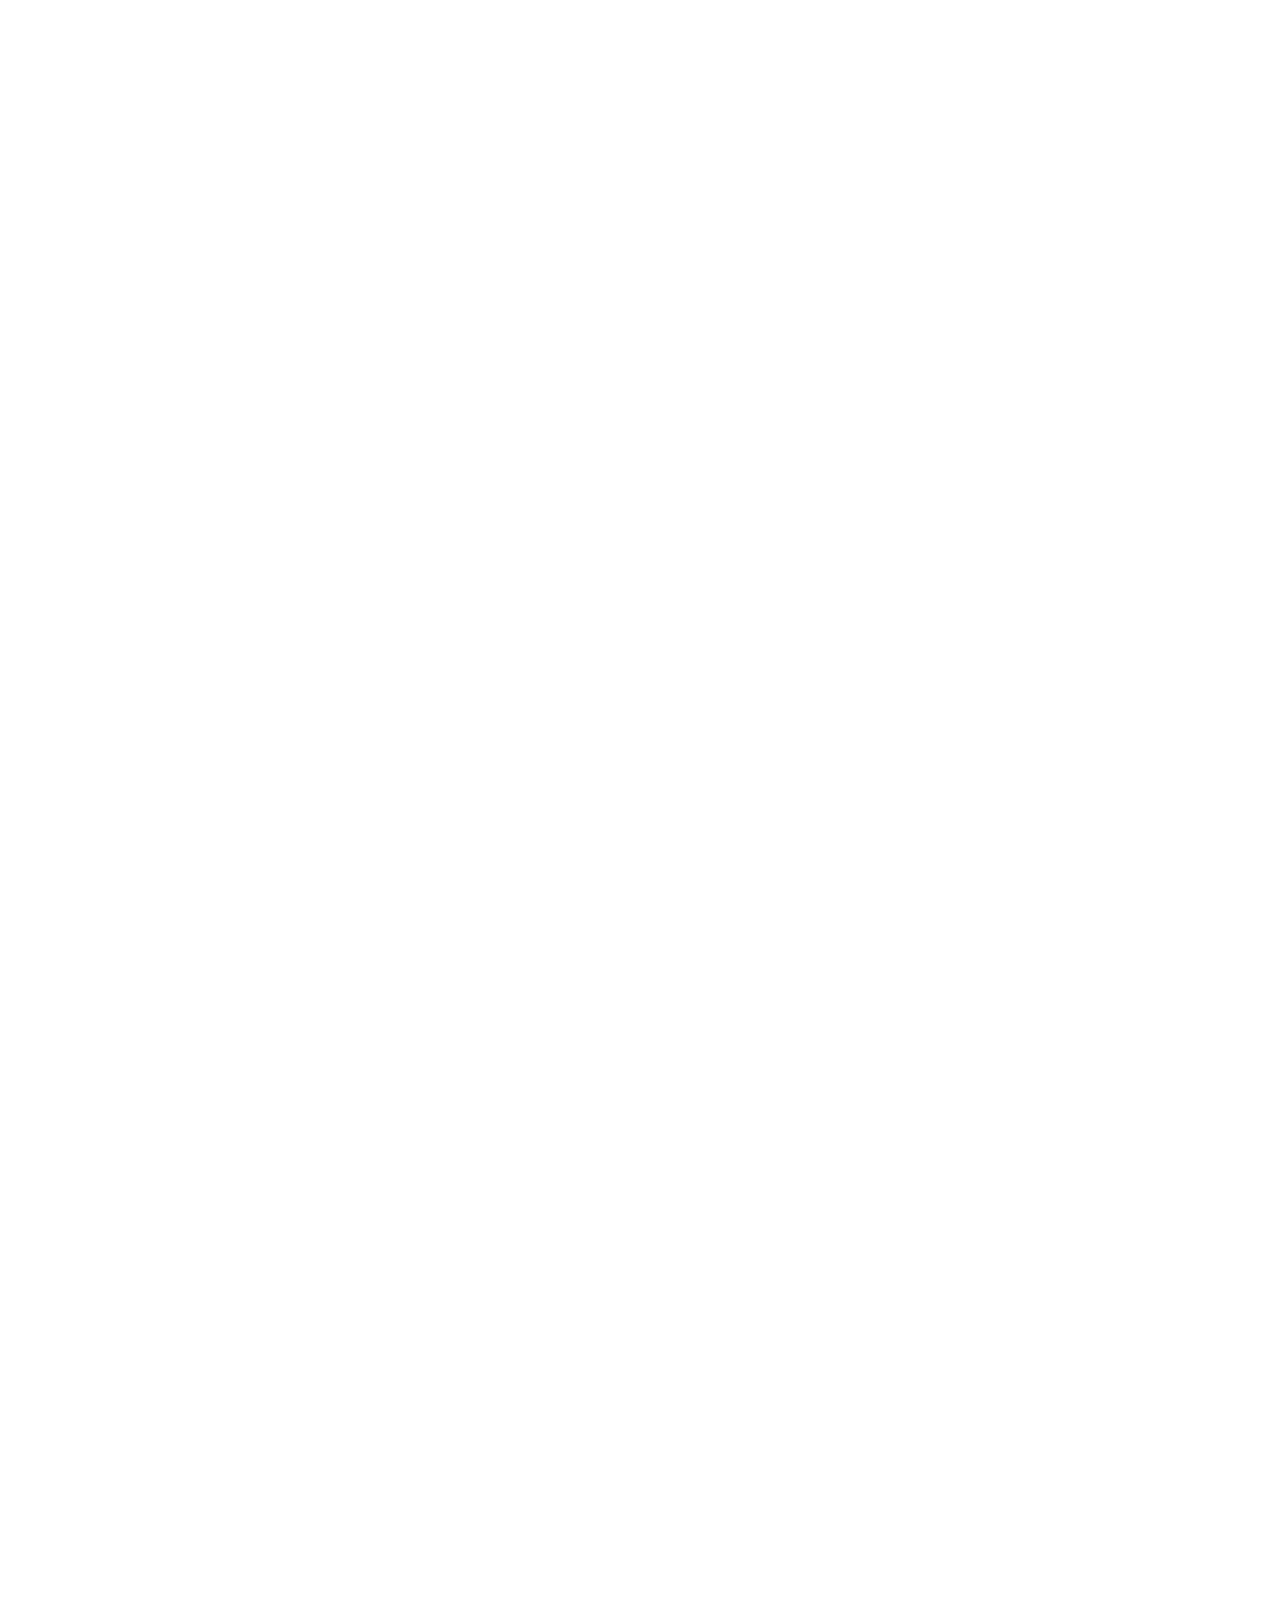
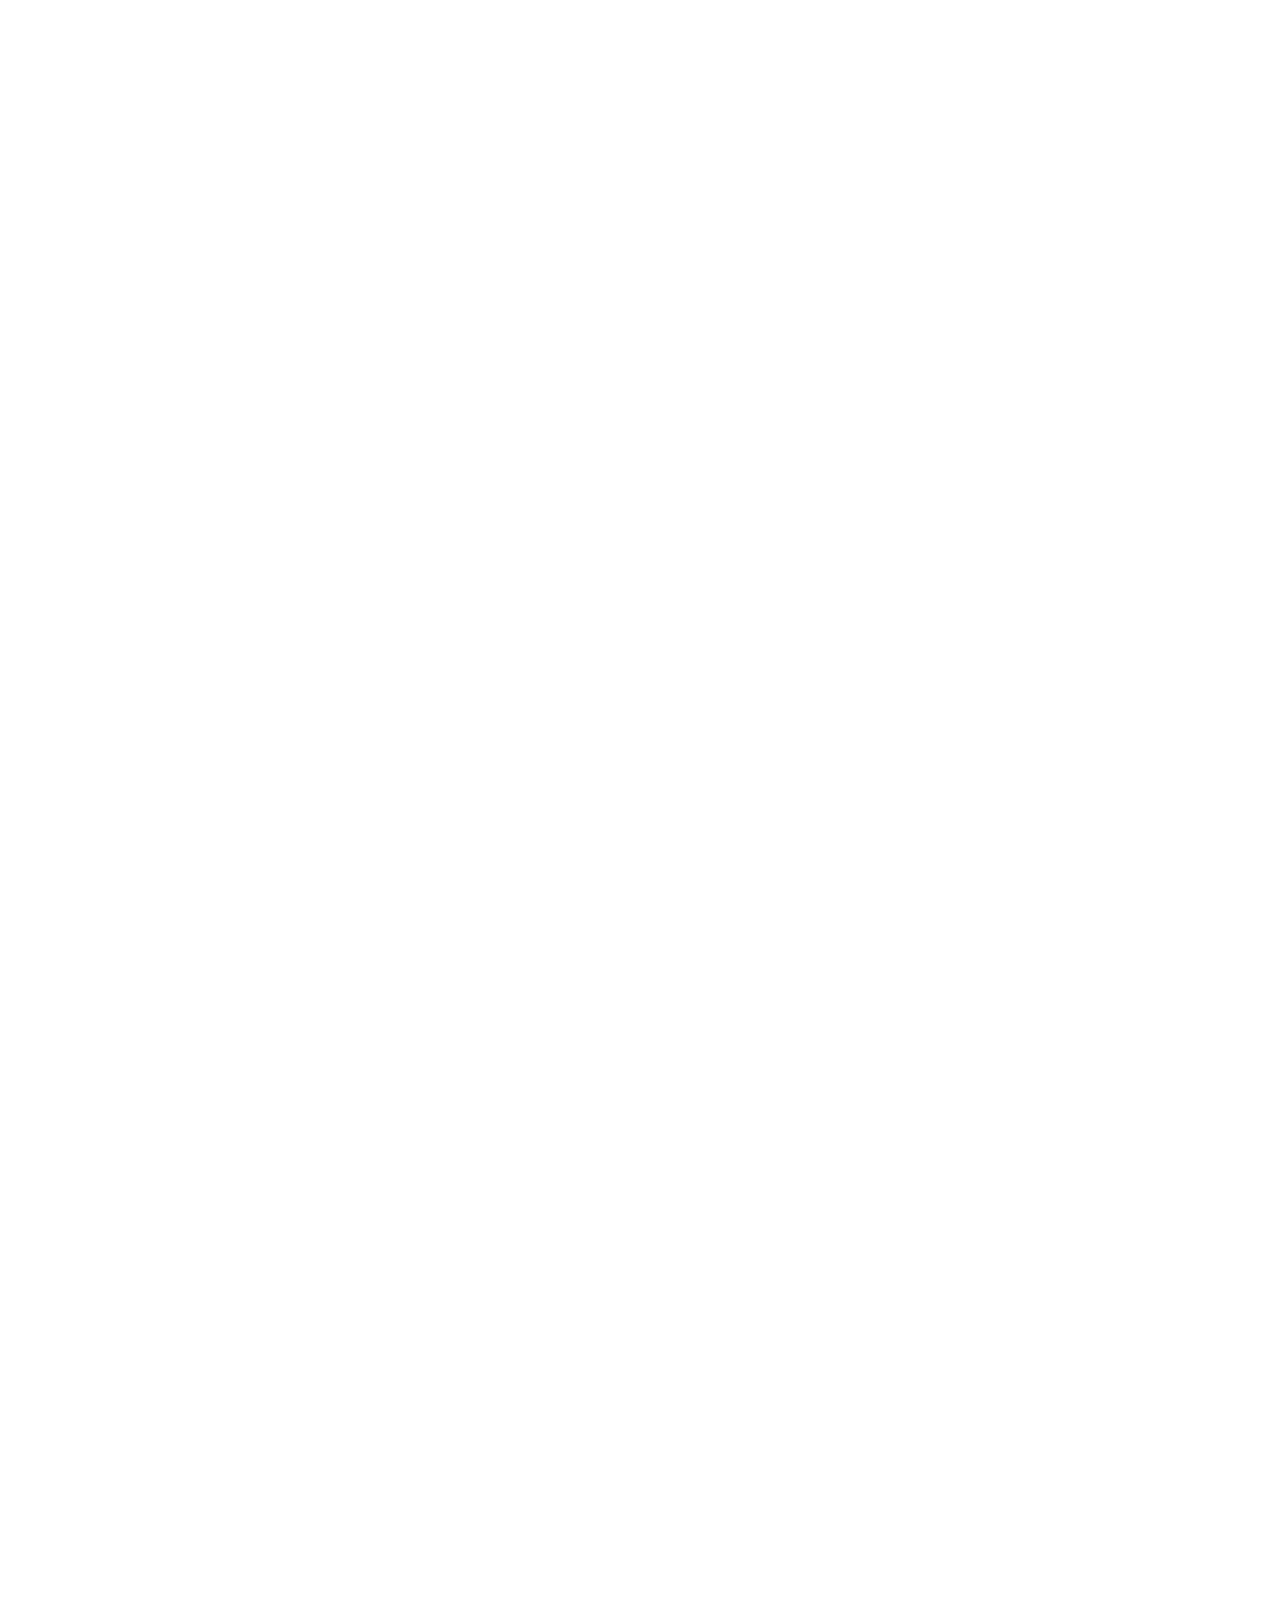
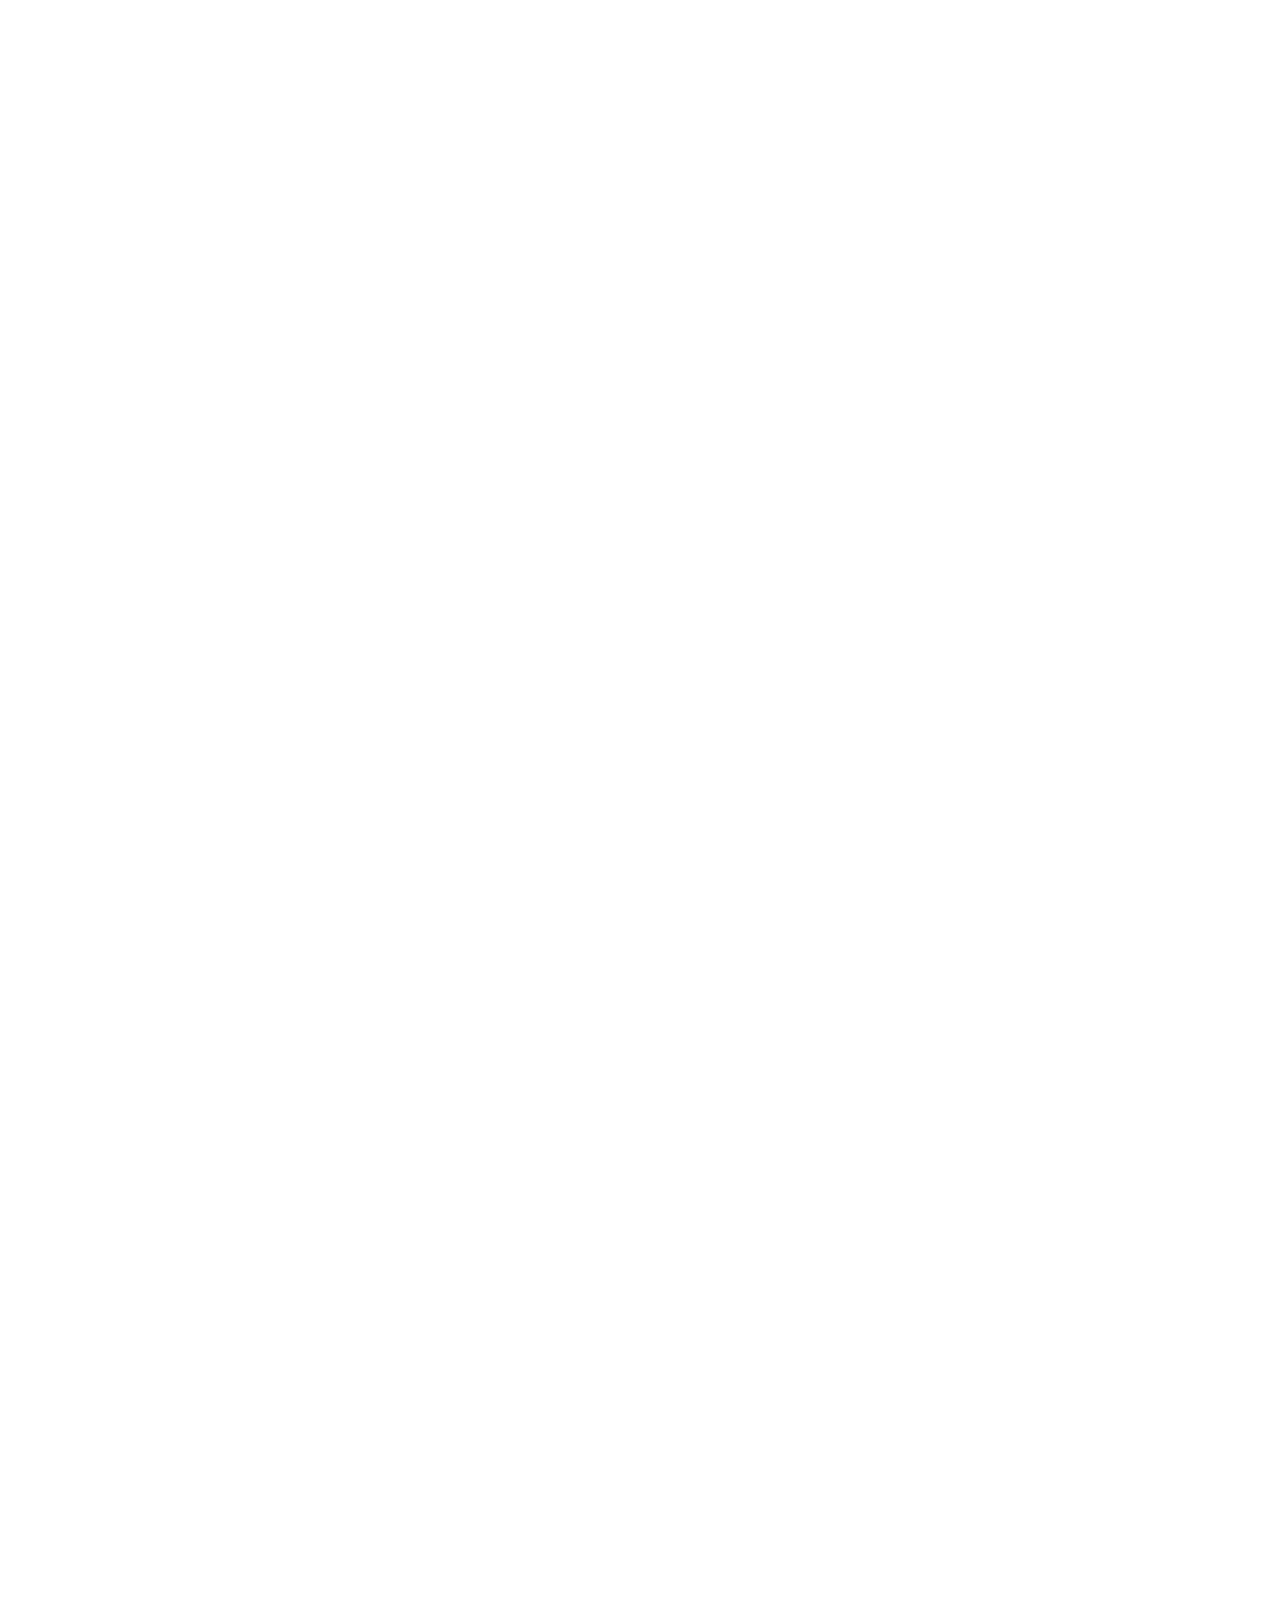
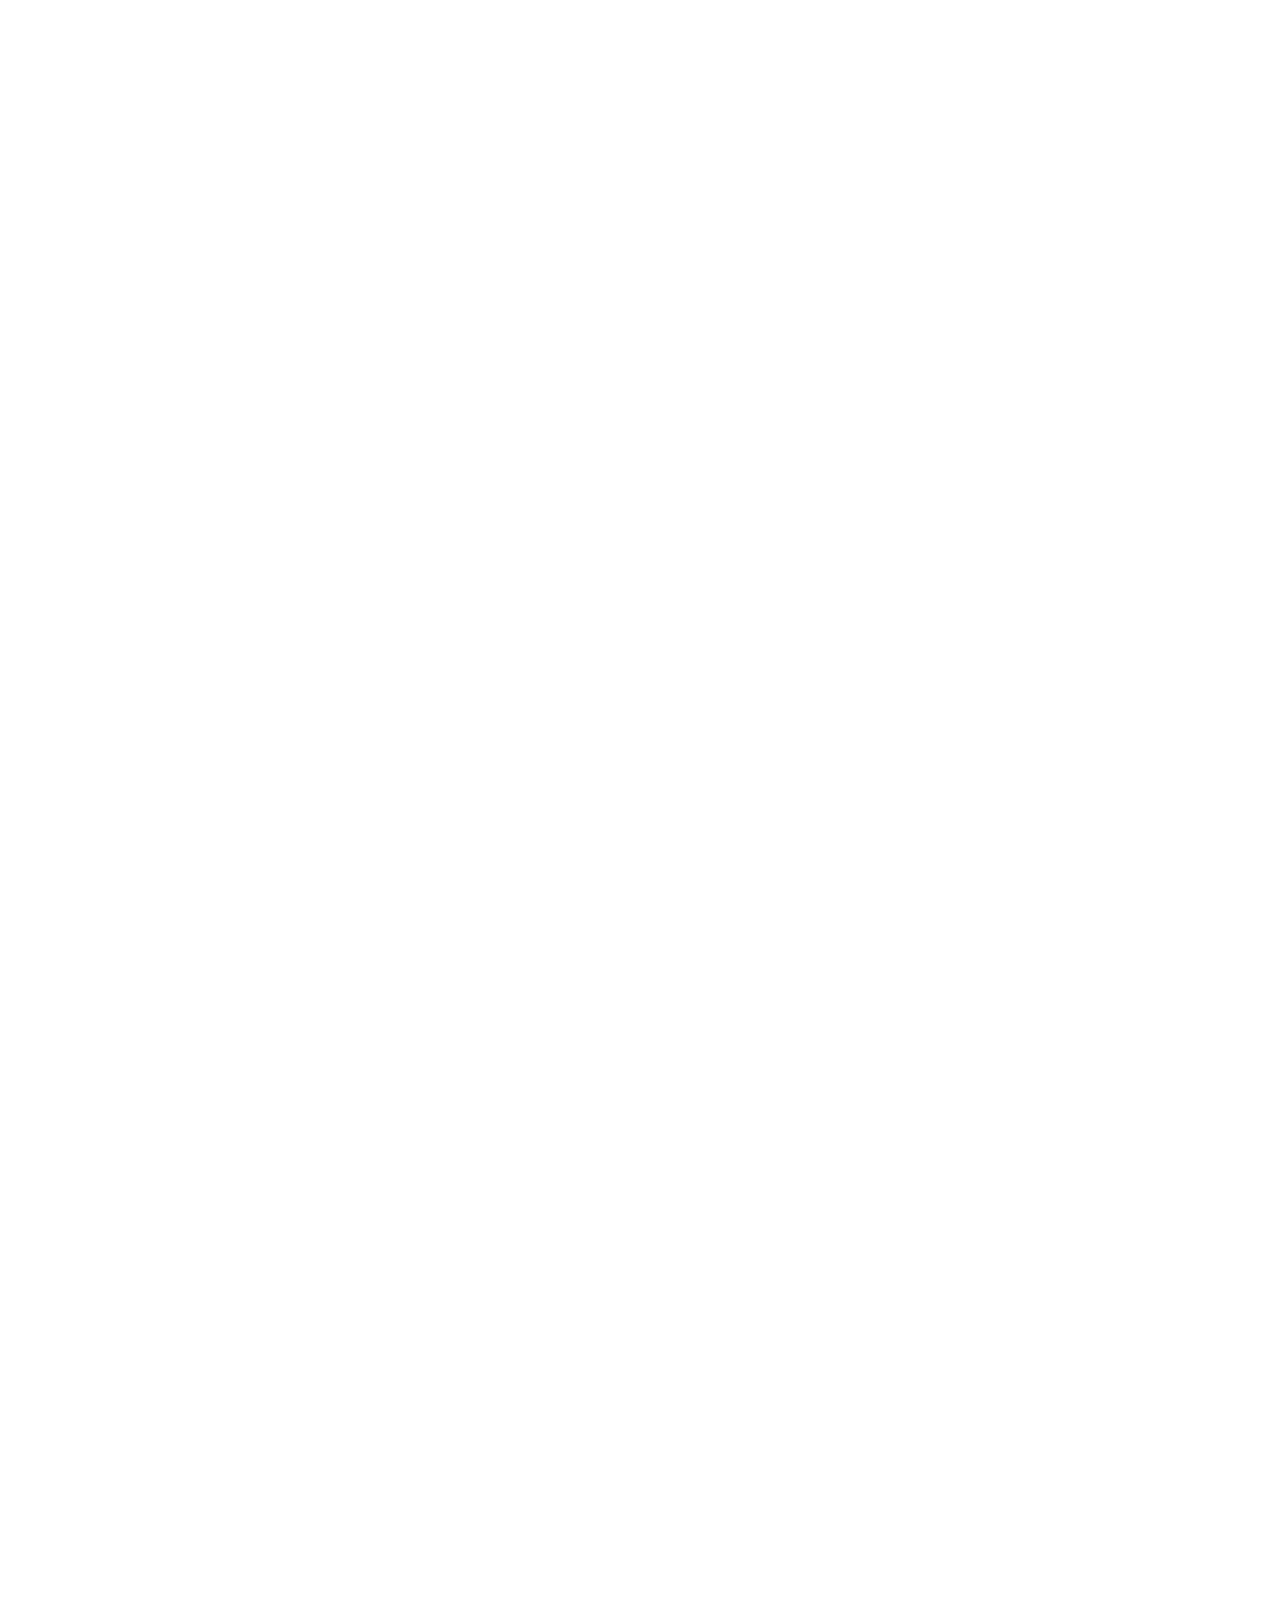
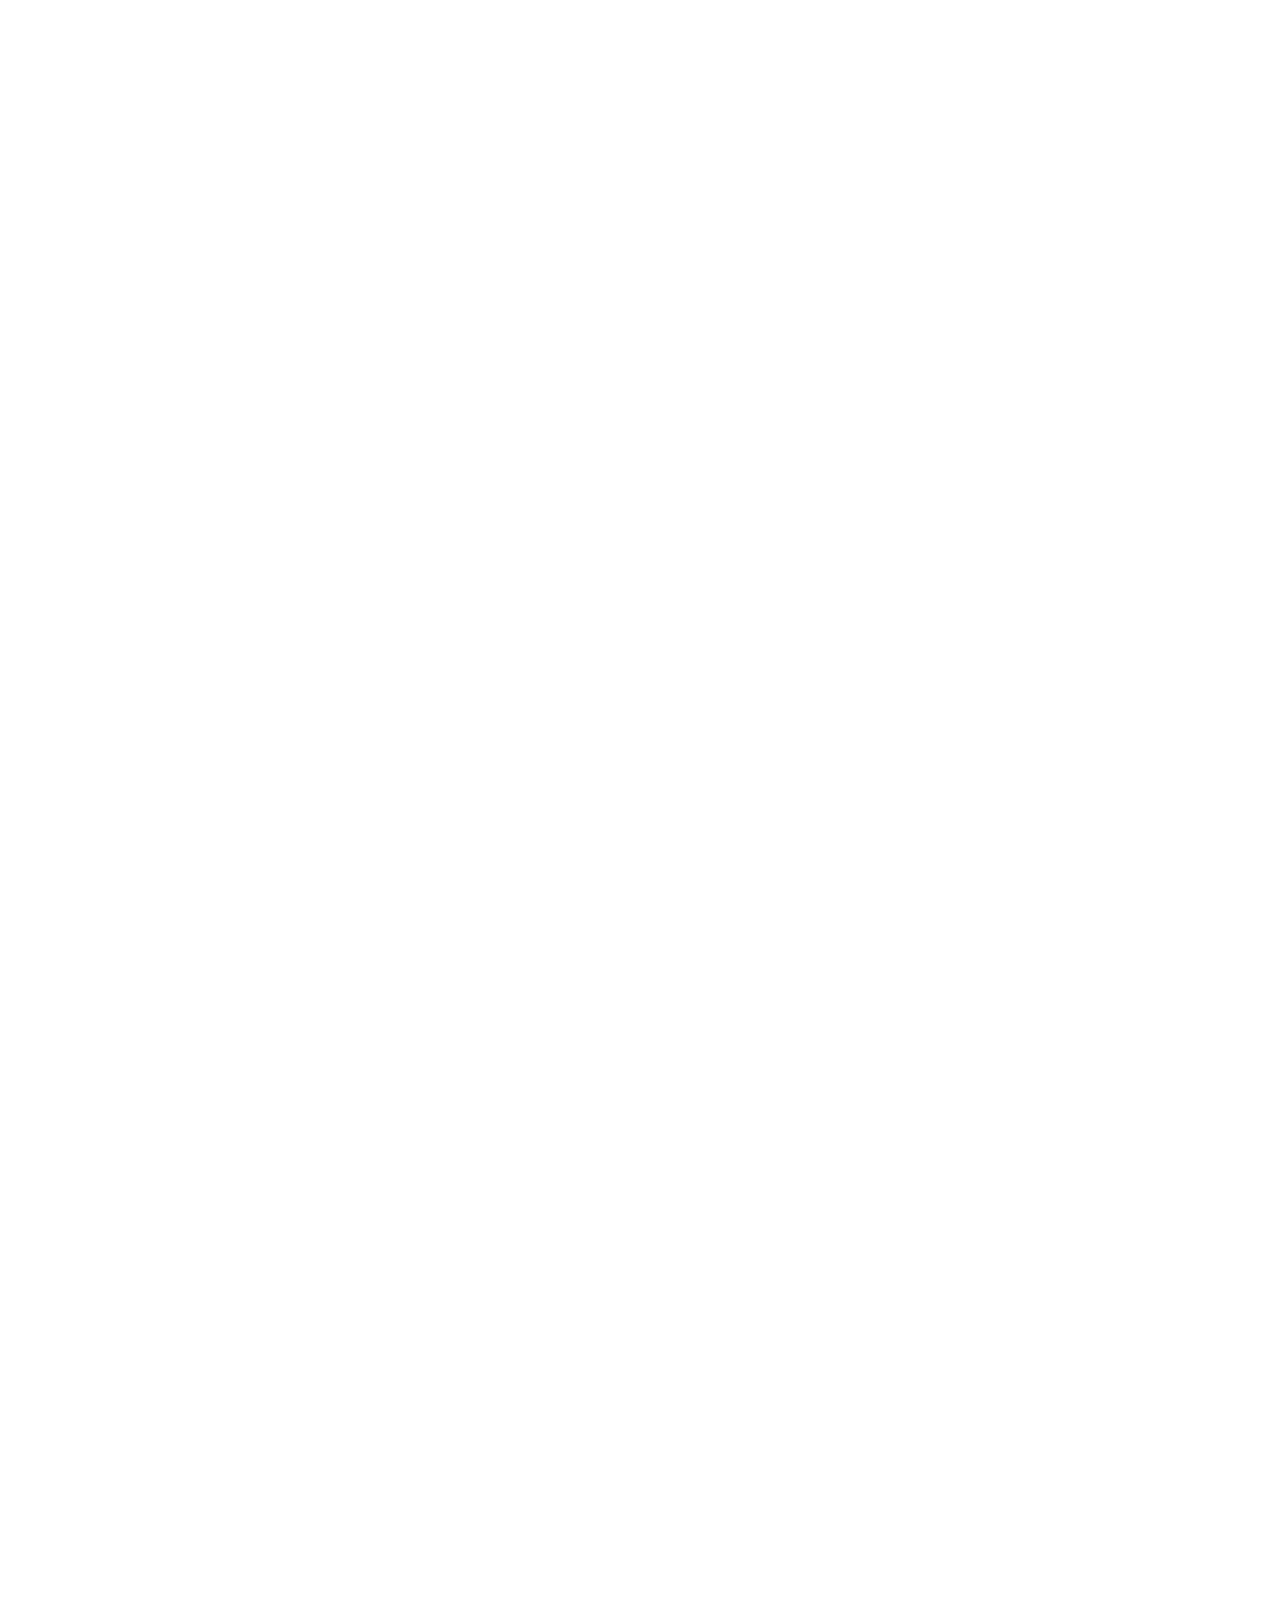
<file: work/achievers/index.html>
<!DOCTYPE html>
<html lang="en">
<head>
  <meta charset="UTF-8" />
  <meta name="viewport" content="width=device-width, initial-scale=1.0" />
  <title>Achievers: Brand Stewardship — Ian Marder</title>
  <link rel="stylesheet" href="/assets/css/styles.css" />
</head>
<body class="project-detail-page">

<header class="site-header" data-include="/components/header.html"></header>

<main>
  <section class="project-hero">
    <div class="hero-content reveal">
      <span class="project-category">In-House Design • 2020+</span>
      <h1>Achievers</h1>
      <p class="project-lead">
        Five years of pure designing followed by creative leadership focused on transforming a high-volume in-house environment into a scalable system of motion-driven, consistent brand experiences.
      </p>
    </div>
    <div class="placeholder hero reveal" data-delay="100"></div>
  </section>

  <section class="project-info-grid reveal">
    <div class="info-block ">
      <h3>The Challenge</h3>
      <p>
        Operating as part of a small design team for a global organization meant handling a massive influx of diverse requests—ranging from 100-slide sales decks to complex website overhauls. The primary challenge was moving from "a la carte" asset creation to a sophisticated, automated system that maintained brand integrity at scale.
      </p>
    </div>
    <div class="info-sidebar">
      <div class="sidebar-item">
        <h4>Role</h4>
        <p>In-House Creative Lead</p>
      </div>
      <div class="sidebar-item">
        <h4>Services</h4>
        <p>Visual Systems, Motion Graphics, Template Architecture, Video Production</p>
      </div>
    </div>
  </section>

  <section class="project-timeline">
    
    <div class="timeline-year">
      <div class="year-header reveal">
        <h2>2020</h2>
        <p>Starting my very first full-time graphic design job in the middle of the pandemic. Fun times were genuinely had!</p>
      </div>
      <div class="bento-grid layout-a reveal">
        <div class="placeholder"><img src="/assets/images/animated/rocket-campaign.gif" alt="Animated rockship campaign asset"></div>
        <div class="placeholder"><img src="/assets/images/animated/holiday-campaign.gif" alt="Animated holiday campaign asset"></div>
        <div class="placeholder"><img src="/assets/images/achievers2020/Achievers-2020-Doc.png" alt="Hiring poster which was later templated"></div>
        <div class="placeholder"><img src="/assets/images/achievers2020/Achievers-2020-av-guide.png" data-no-lightbox data-href="https://drive.google.com/file/d/1sWZLmeTV4WzKyG3TrgOTHnIkW2XxAjik/" alt="Audio & Video guidelines document" ></div>
        <div class="placeholder"><img src="/assets/images/achievers2020/Points-Program-Ad.png"></div>
        <div class="placeholder"><img src="/assets/images/achievers2020/ukraine-program-ad.png"></div>
      </div>
    </div>

    <div class="timeline-year">
      <div class="year-header reveal">
        <h2>2021</h2>
        <p>Scaling up. Introducing component systems to handle massive global campaign rollouts.</p>
      </div>
      <div class="bento-grid layout-b reveal">
        <div class="placeholder"><img src="/assets/images/achievers2021/Achievers2021-poster1.png" alt="Google program poster - launch"></div>
        <div class="placeholder"><img src="/assets/images/achievers2021/Achievers2021-1080p-1.png" alt="Google digital poster 1"></div>
        <div class="placeholder"><img src="/assets/images/achievers2021/Achievers2021-poster2.png" alt="Google program poster - wellness"></div>
        <div class="placeholder"><img src="/assets/images/achievers2021/Achievers2021-cards.png" alt="Google physical recognition card with QR 1"></div>
        <div class="placeholder"><img src="/assets/images/achievers2021/Achievers2021-1080p-2.png" alt="Google digital poster 2"></div>
        <div class="placeholder"><img src="/assets/images/achievers2021/Achievers2021-4kdisplay.png" alt="Google 4k poster"></div>
      </div>
    </div>

    <div class="timeline-year">
      <div class="year-header reveal">
        <h2>2022</h2>
        <p>Video & Motion Focus. Implementing strict animation rules for micro-interactions and storytelling.</p>
      </div>
      <div class="bento-grid layout-c reveal">
        <div class="placeholder"></div>
        <div class="placeholder"></div>
        <div class="placeholder"></div>
        <div class="placeholder"></div>
        <div class="placeholder"></div>
        <div class="placeholder"></div>
      </div>
    </div>

    <div class="timeline-year">
      <div class="year-header reveal">
        <h2>2023</h2>
        <p>Internal Culture. High-production remote events, office tour trailers, and engagement programs.</p>
      </div>
      <div class="bento-grid layout-d reveal">
        <div class="placeholder"></div>
        <div class="placeholder"></div>
        <div class="placeholder"></div>
        <div class="placeholder"></div>
        <div class="placeholder"></div>
        <div class="placeholder"></div>
      </div>
    </div>

    <div class="timeline-year">
      <div class="year-header reveal">
        <h2>2024</h2>
        <p>Refining the architecture. Figma libraries, advanced auto-layout, and rapid deployment tools.</p>
      </div>
      <div class="bento-grid layout-e reveal">
        <div class="placeholder"></div>
        <div class="placeholder"></div>
        <div class="placeholder"></div>
        <div class="placeholder"></div>
        <div class="placeholder"></div>
        <div class="placeholder"></div>
      </div>
      </div>
  </section>

<div data-include="/components/project-nav.html"></div>
</main>

<footer class="site-footer" data-include="/components/footer.html"></footer>

<script src="/assets/js/fslightbox.js"></script>
<script src="/assets/js/main.js"></script>
</body>
</html>
</file>
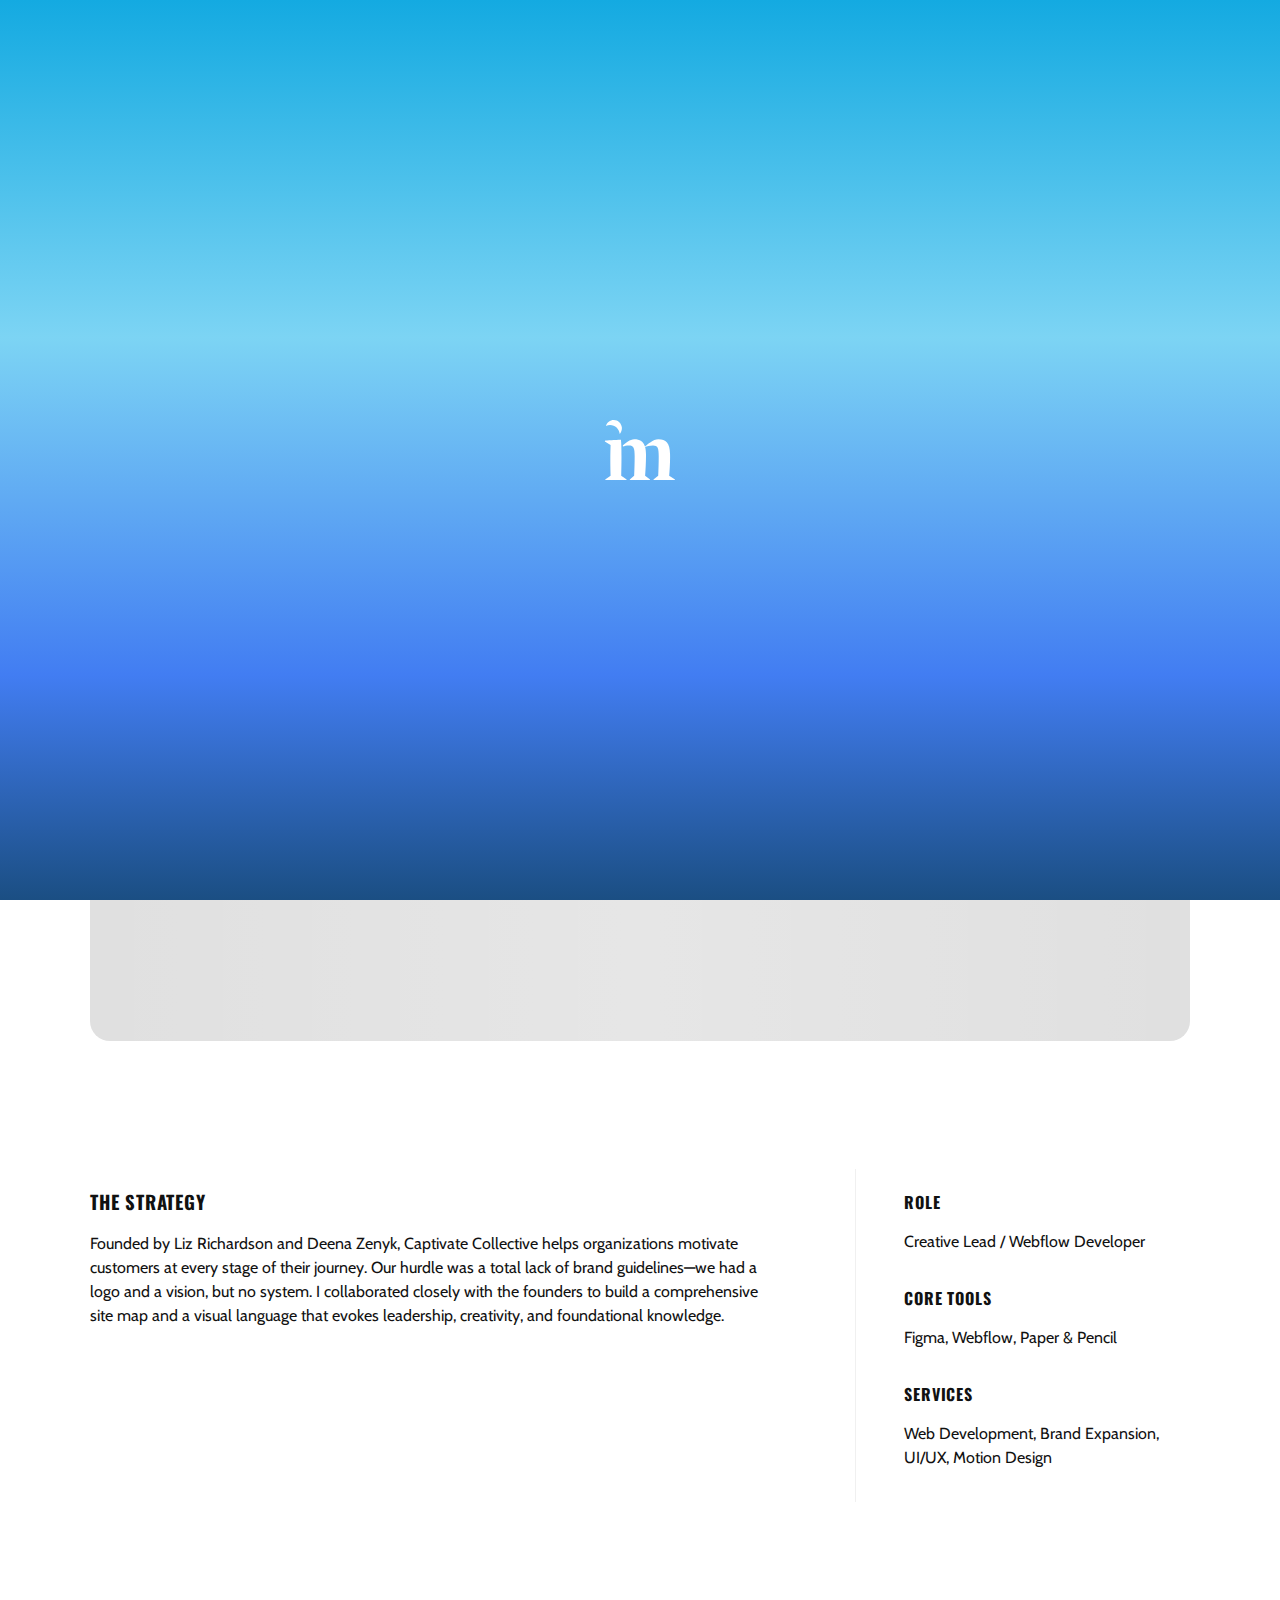
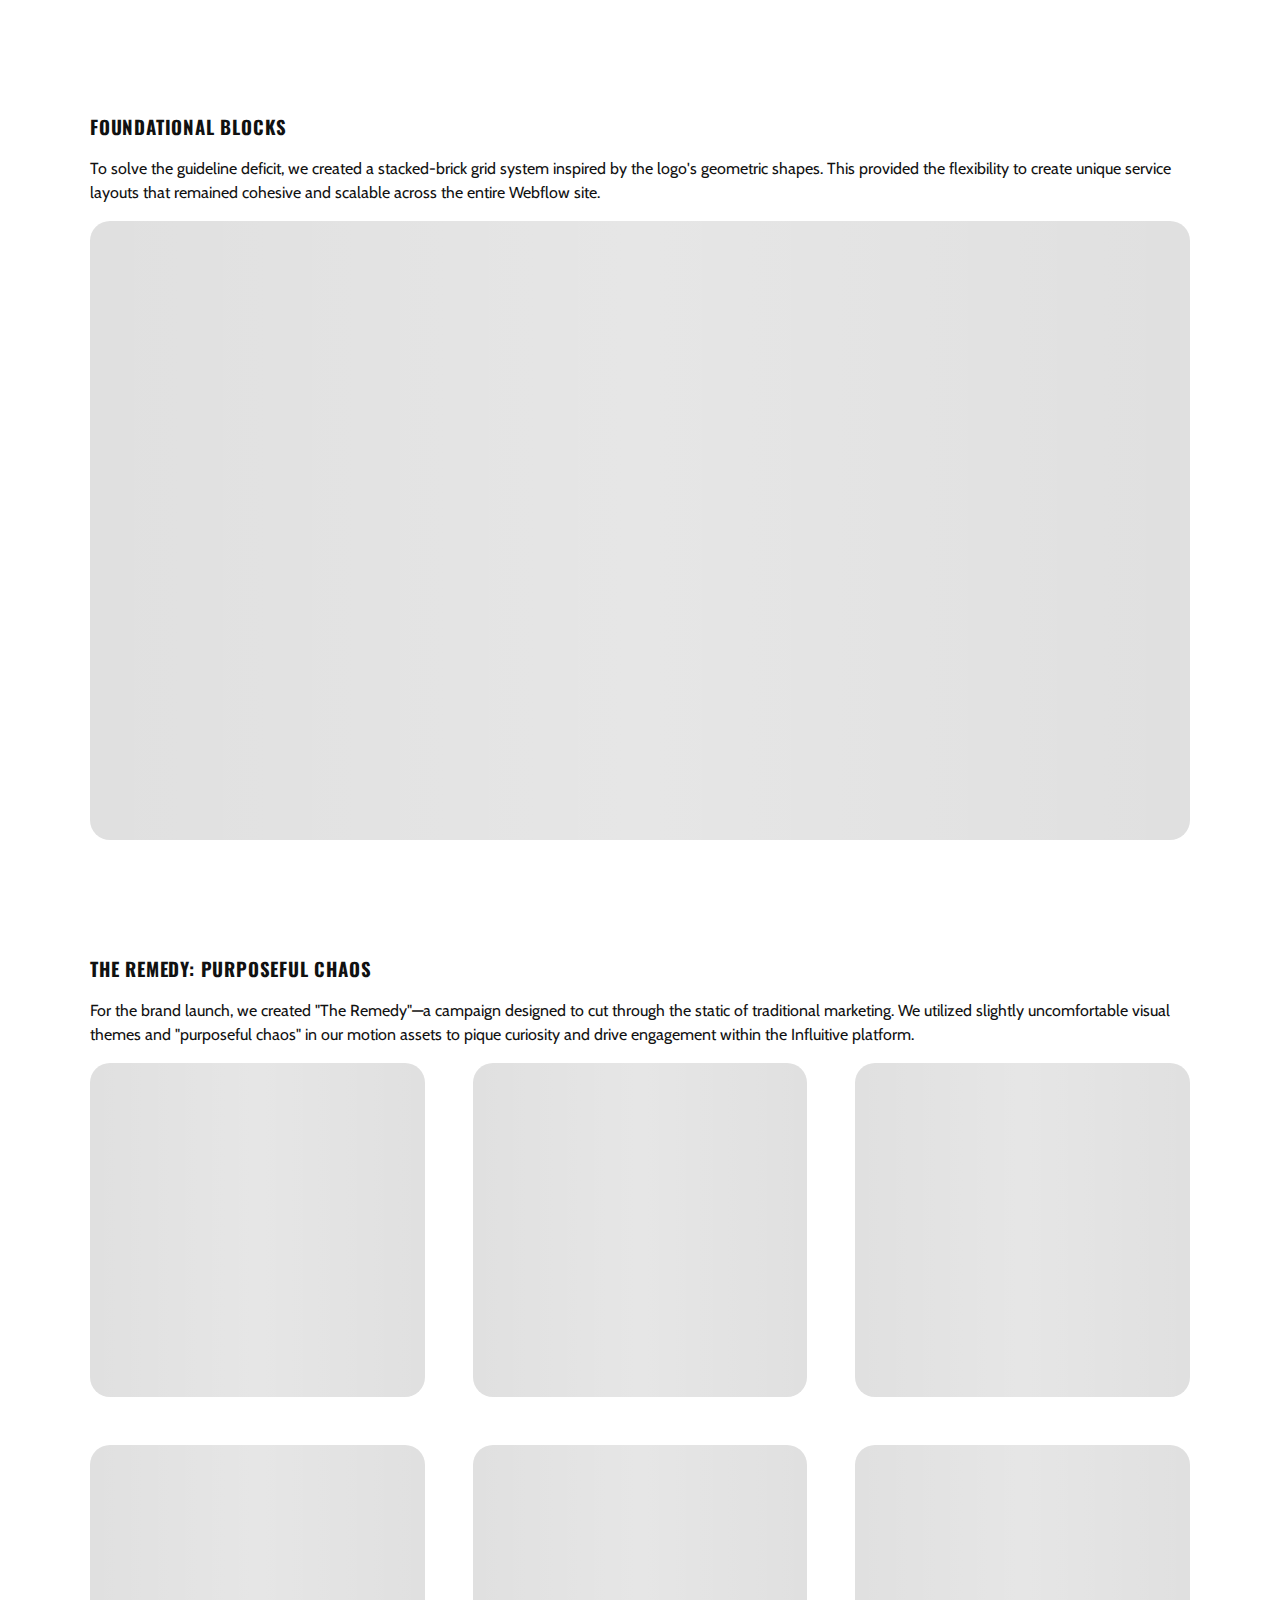
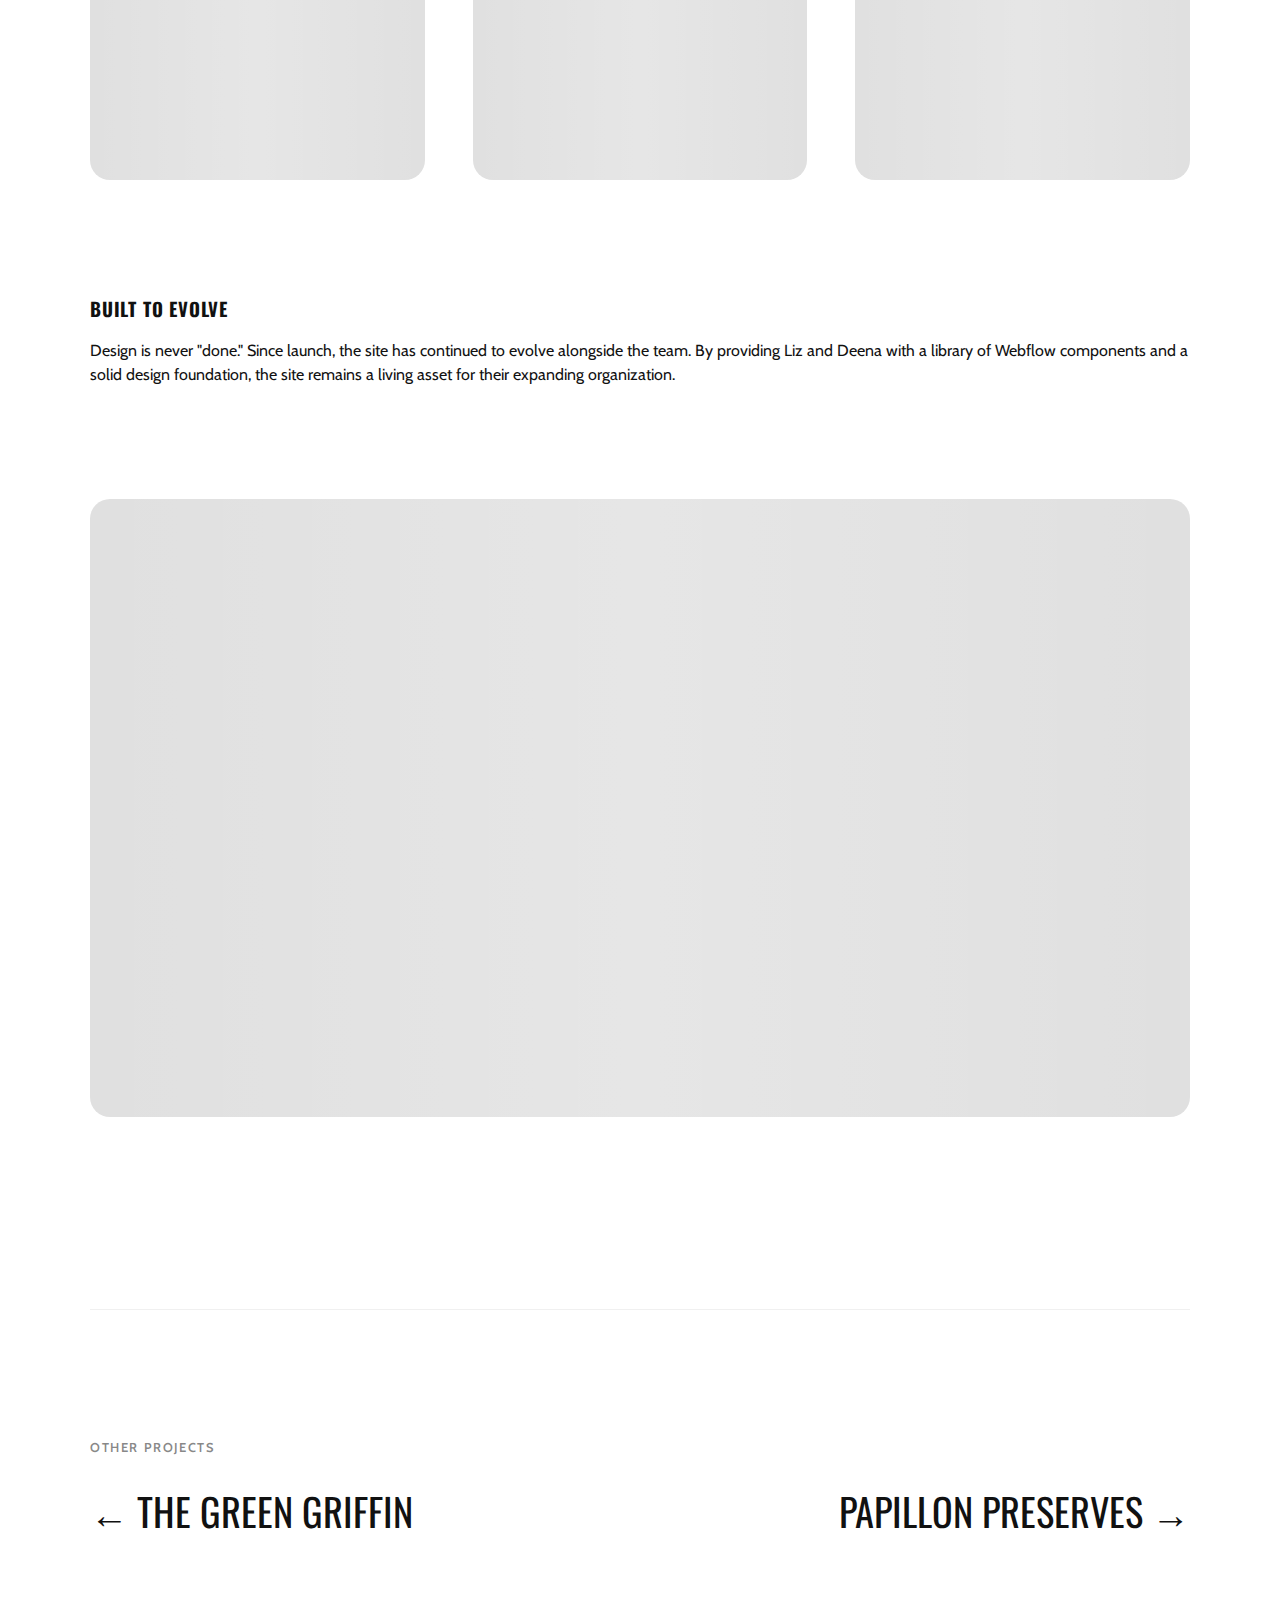
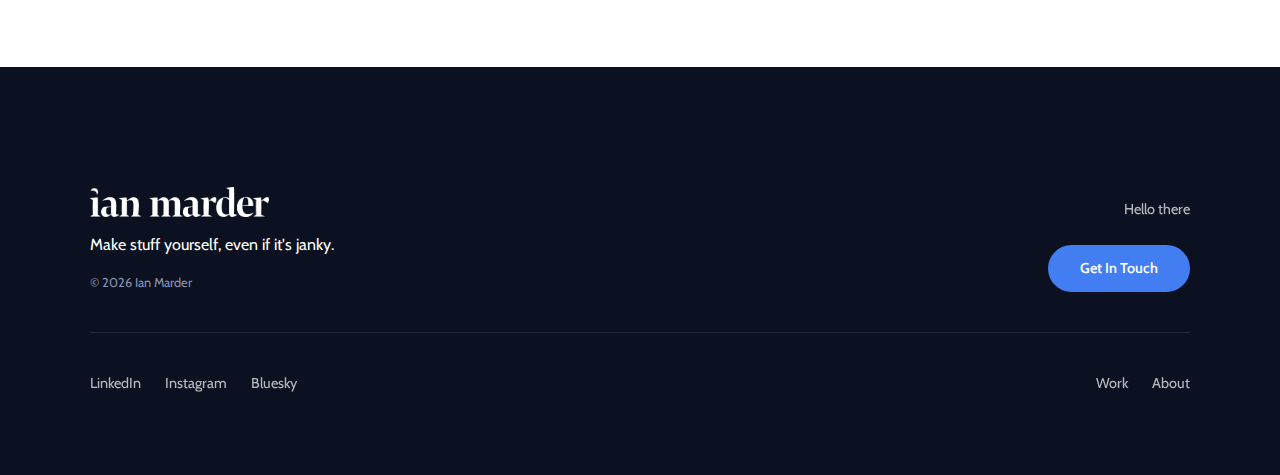
<file: work/captivate-collective/index.html>
<!DOCTYPE html>
<html lang="en">
<head>
  <meta charset="UTF-8" />
  <meta name="viewport" content="width=device-width, initial-scale=1.0" />
  <title>Captivate Collective: Advocacy Branding — Ian Marder</title>
  <link rel="stylesheet" href="/assets/css/styles.css" />
</head>
<body class="project-detail-page">

<header class="site-header" data-include="/components/header.html"></header>

<main>
  <section class="project-hero">
    <div class="hero-content">
      <span class="project-category">Web Design & Brand Expansion • 2021+</span>
      <h1>Captivate Collective</h1>
      <p class="project-lead">
        Accelerating growth for the leaders in advocacy marketing through a comprehensive digital overhaul, built from the ground up to advocate for advocacy.
      </p>
    </div>
    <div class="placeholder hero"></div>
  </section>

  <section class="project-info-grid">
    <div class="info-block">
      <h3>The Strategy</h3>
      <p>
        Founded by Liz Richardson and Deena Zenyk, Captivate Collective helps organizations motivate customers at every stage of their journey. Our hurdle was a total lack of brand guidelines—we had a logo and a vision, but no system. I collaborated closely with the founders to build a comprehensive site map and a visual language that evokes leadership, creativity, and foundational knowledge.
      </p>
    </div>
    <div class="info-sidebar">
      <div class="sidebar-item">
        <h4>Role</h4>
        <p>Creative Lead / Webflow Developer</p>
      </div>
      <div class="sidebar-item">
        <h4>Core Tools</h4>
        <p>Figma, Webflow, Paper & Pencil</p>
      </div>
      <div class="sidebar-item">
        <h4>Services</h4>
        <p>Web Development, Brand Expansion, UI/UX, Motion Design</p>
      </div>
    </div>
  </section>

  <section class="project-gallery">
    
    <div class="info-block">
      <h3>Foundational Blocks</h3>
      <p>To solve the guideline deficit, we created a stacked-brick grid system inspired by the logo's geometric shapes. This provided the flexibility to create unique service layouts that remained cohesive and scalable across the entire Webflow site.</p>
      
      <div class="placeholder wide"></div>
  
    </div>

    <div class="info-block">
      <h3>The Remedy: Purposeful Chaos</h3>
      <p>
        For the brand launch, we created "The Remedy"—a campaign designed to cut through the static of traditional marketing. We utilized slightly uncomfortable visual themes and "purposeful chaos" in our motion assets to pique curiosity and drive engagement within the Influitive platform.
      </p>
    <div class="gallery-grid-3">
      <div class="placeholder square"></div>
      <div class="placeholder square"></div>
      <div class="placeholder square"></div>
      <div class="placeholder square"></div>
      <div class="placeholder square"></div>
      <div class="placeholder square"></div>
    </div>

    </div>

    

    <div class="info-block">
      <h3>Built to Evolve</h3>
      <p>
        Design is never "done." Since launch, the site has continued to evolve alongside the team. By providing Liz and Deena with a library of Webflow components and a solid design foundation, the site remains a living asset for their expanding organization.
      </p>
    </div>

    <div class="placeholder wide"></div>
  </section>

  <section class="project-nav">
    <div class="next-link">
      <span class="nav-label">Other Projects</span>
      <div class="col-nav">
        <a href="/work/green-griffin/" class="previous-title">&larr; The Green Griffin</a>
        <a href="/work/papillon-preserves/" class="next-title">Papillon Preserves &rarr;</a>
      </div>
    </div>
  </section>
</main>

<footer class="site-footer" data-include="/components/footer.html"></footer>

<script src="/assets/js/main.js"></script>
</body>
</html>
</file>
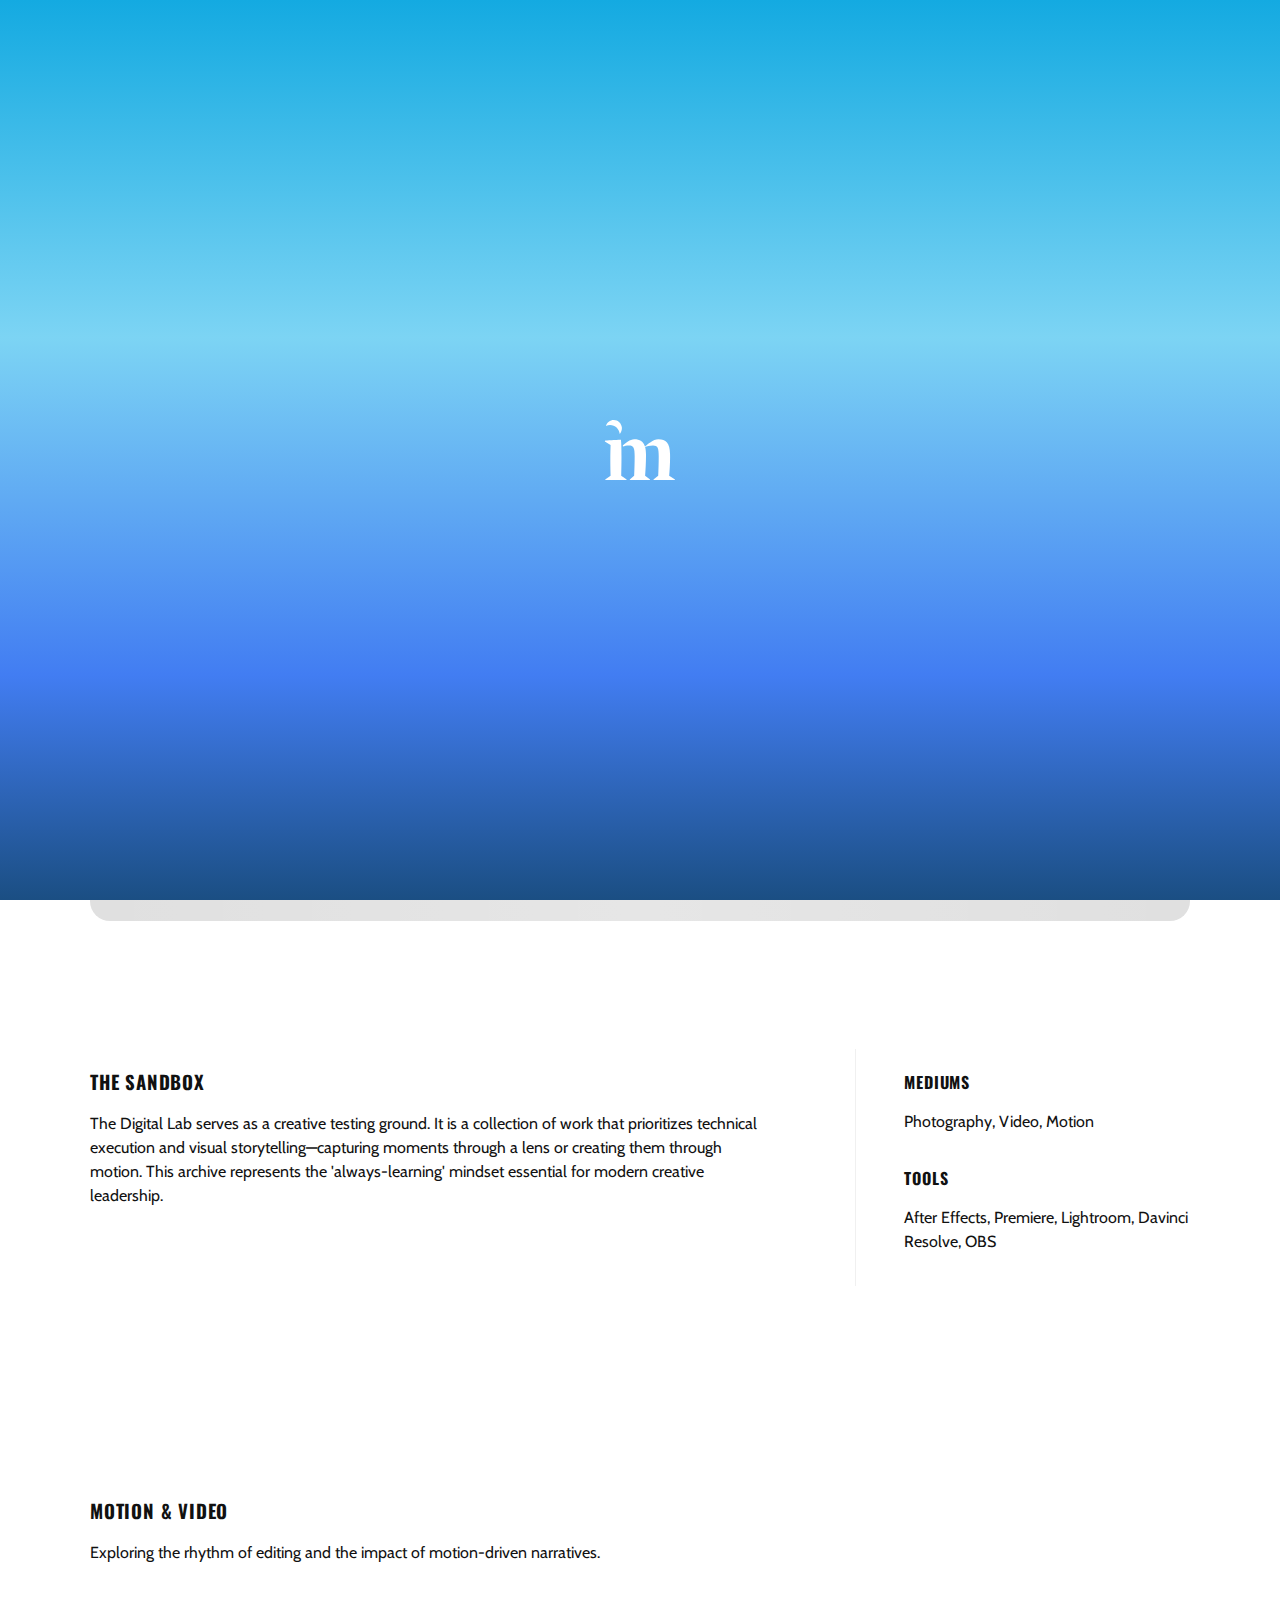
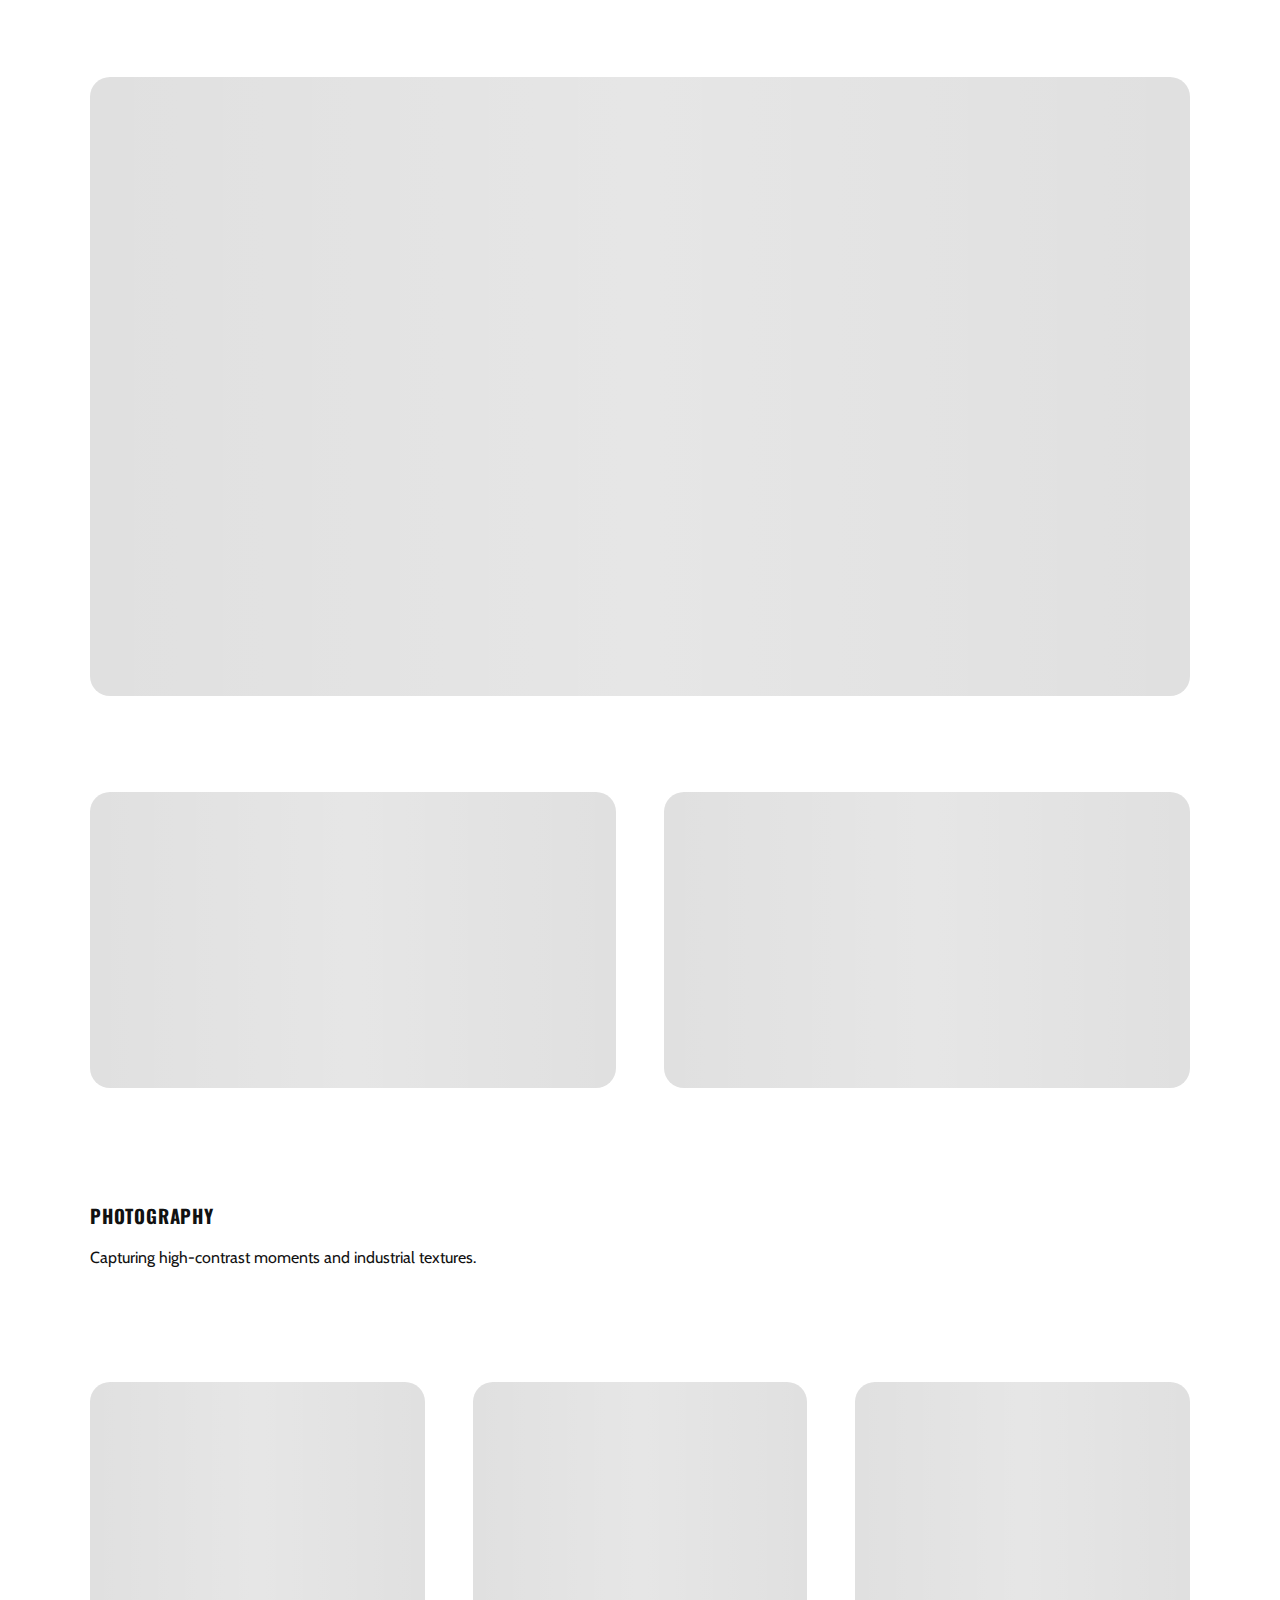
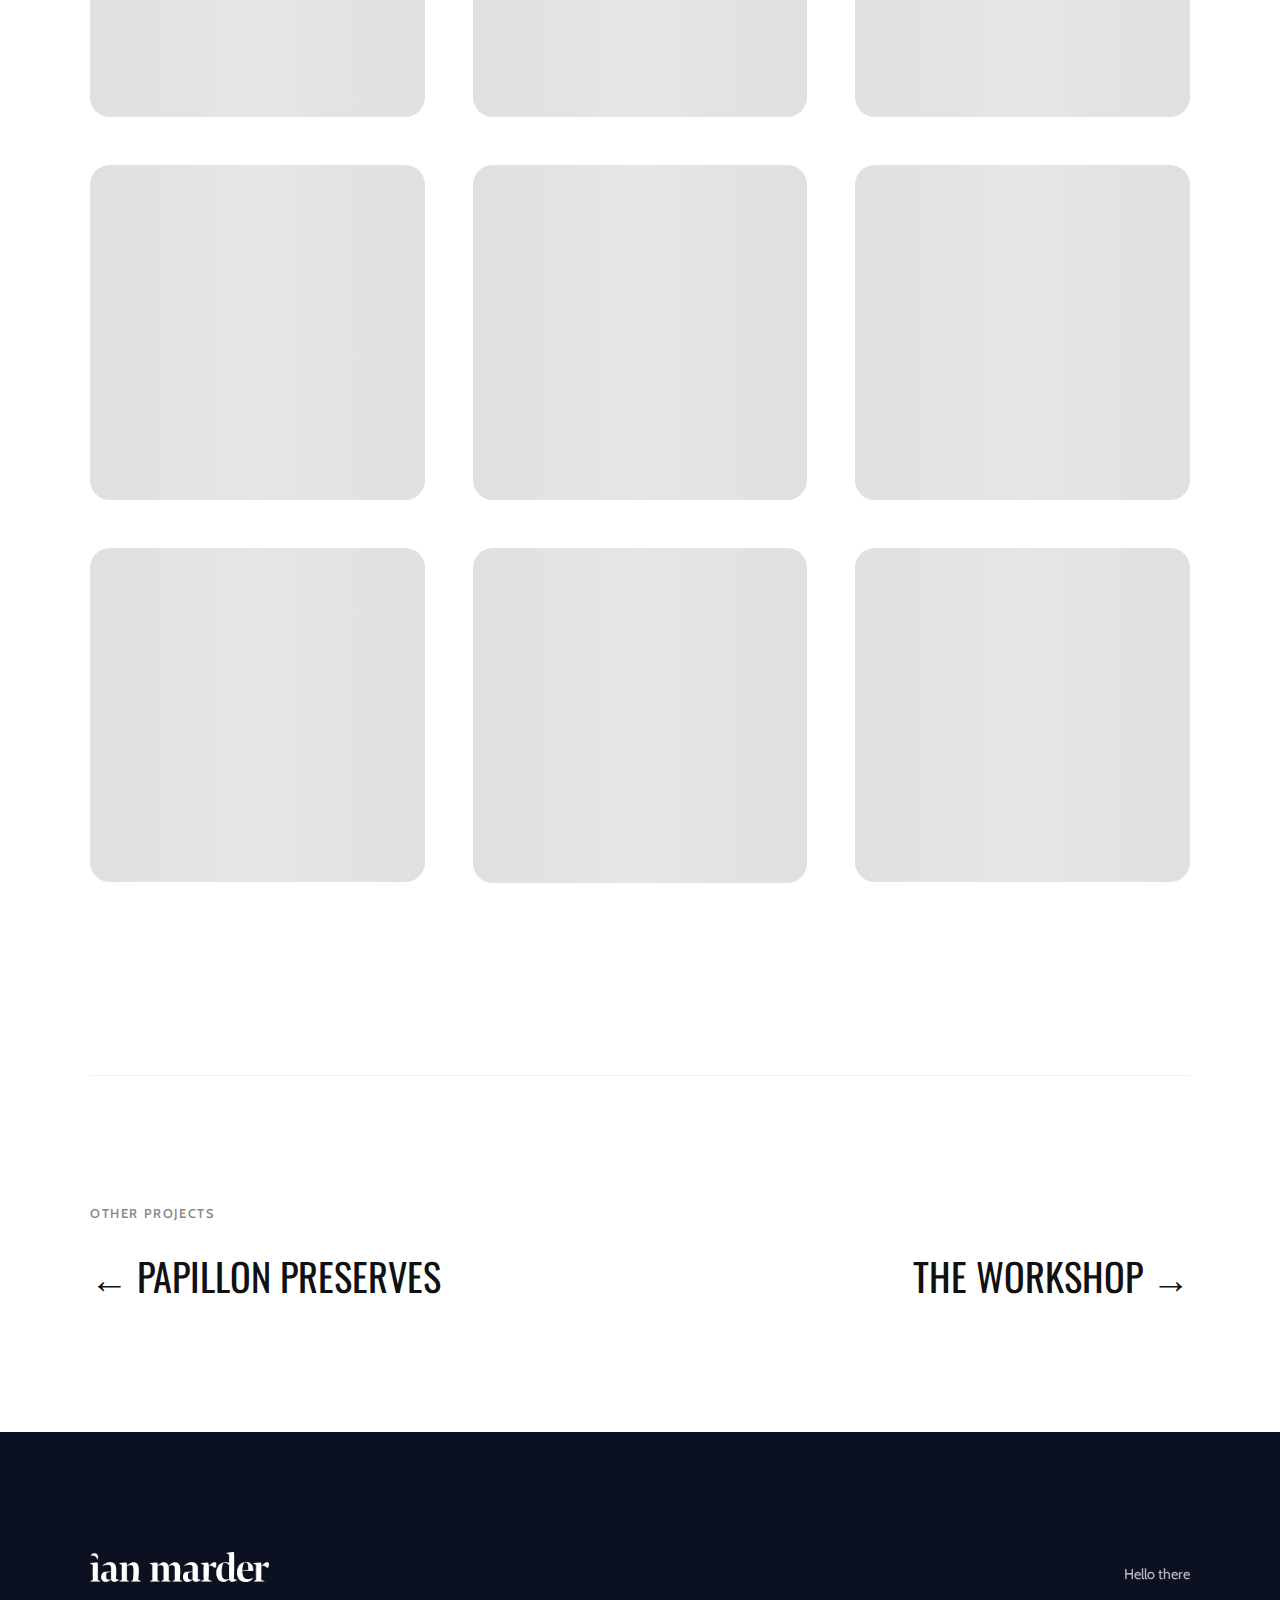
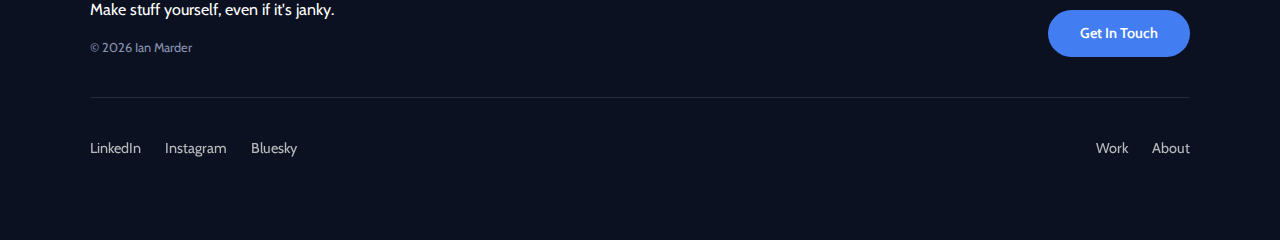
<file: work/digital-lab/index.html>
<!DOCTYPE html>
<html lang="en">
<head>
  <meta charset="UTF-8" />
  <meta name="viewport" content="width=device-width, initial-scale=1.0" />
  <title>The Digital Lab — Ian Marder</title>
  <link rel="stylesheet" href="/assets/css/styles.css" />
</head>
<body class="project-detail-page">

<header class="site-header" data-include="/components/header.html"></header>

<main>
  <section class="project-hero">
    <div class="hero-content">
      <span class="project-category">Multi-Media • 2016+</span>
      <h1>The Digital Lab</h1>
      <p class="project-lead">A curated archive of digital experiments, ranging from narrative-driven video and motion graphics to high-contrast photography.</p>
    </div>
    <div class="placeholder hero"></div>
  </section>

  <section class="project-info-grid">
    <div class="info-block">
      <h3>The Sandbox</h3>
      <p>The Digital Lab serves as a creative testing ground. It is a collection of work that prioritizes technical execution and visual storytelling—capturing moments through a lens or creating them through motion. This archive represents the 'always-learning' mindset essential for modern creative leadership.</p>
    </div>
    <div class="info-sidebar">
      <div class="sidebar-item">
        <h4>Mediums</h4>
        <p>Photography, Video, Motion</p>
      </div>
      <div class="sidebar-item">
        <h4>Tools</h4>
        <p>After Effects, Premiere, Lightroom, Davinci Resolve, OBS</p>
      </div>
    </div>
  </section>

  <section class="project-gallery">
    <div class="info-block"><h3>Motion & Video</h3><p>Exploring the rhythm of editing and the impact of motion-driven narratives.</p></div>
    <div class="placeholder wide"></div>
    <div class="gallery-grid-2">
      <div class="placeholder wide"></div>
      <div class="placeholder wide"></div>
    </div>
    <div class="info-block"><h3>Photography</h3><p>Capturing high-contrast moments and industrial textures.</p></div>
    <div class="gallery-grid-3">
        <div class="placeholder square"></div>
        <div class="placeholder square"></div>
        <div class="placeholder square"></div>
        <div class="placeholder square"></div>
        <div class="placeholder square"></div>
        <div class="placeholder square"></div>
        <div class="placeholder square"></div>
        <div class="placeholder square"></div>
        <div class="placeholder square"></div>
    </div>
  </section>

  <section class="project-nav">
    <div class="next-link">
      <span class="nav-label">Other Projects</span>
      <div class="col-nav">
        <a href="/work/papillon-preserves/" class="previous-title">&larr; Papillon Preserves</a>
        <a href="/work/workshop/" class="next-title">The Workshop &rarr;</a>
      </div>
    </div>
  </section>
</main>
<footer class="site-footer" data-include="/components/footer.html"></footer>
<script src="/assets/js/main.js"></script>
</body>
</html>
</file>
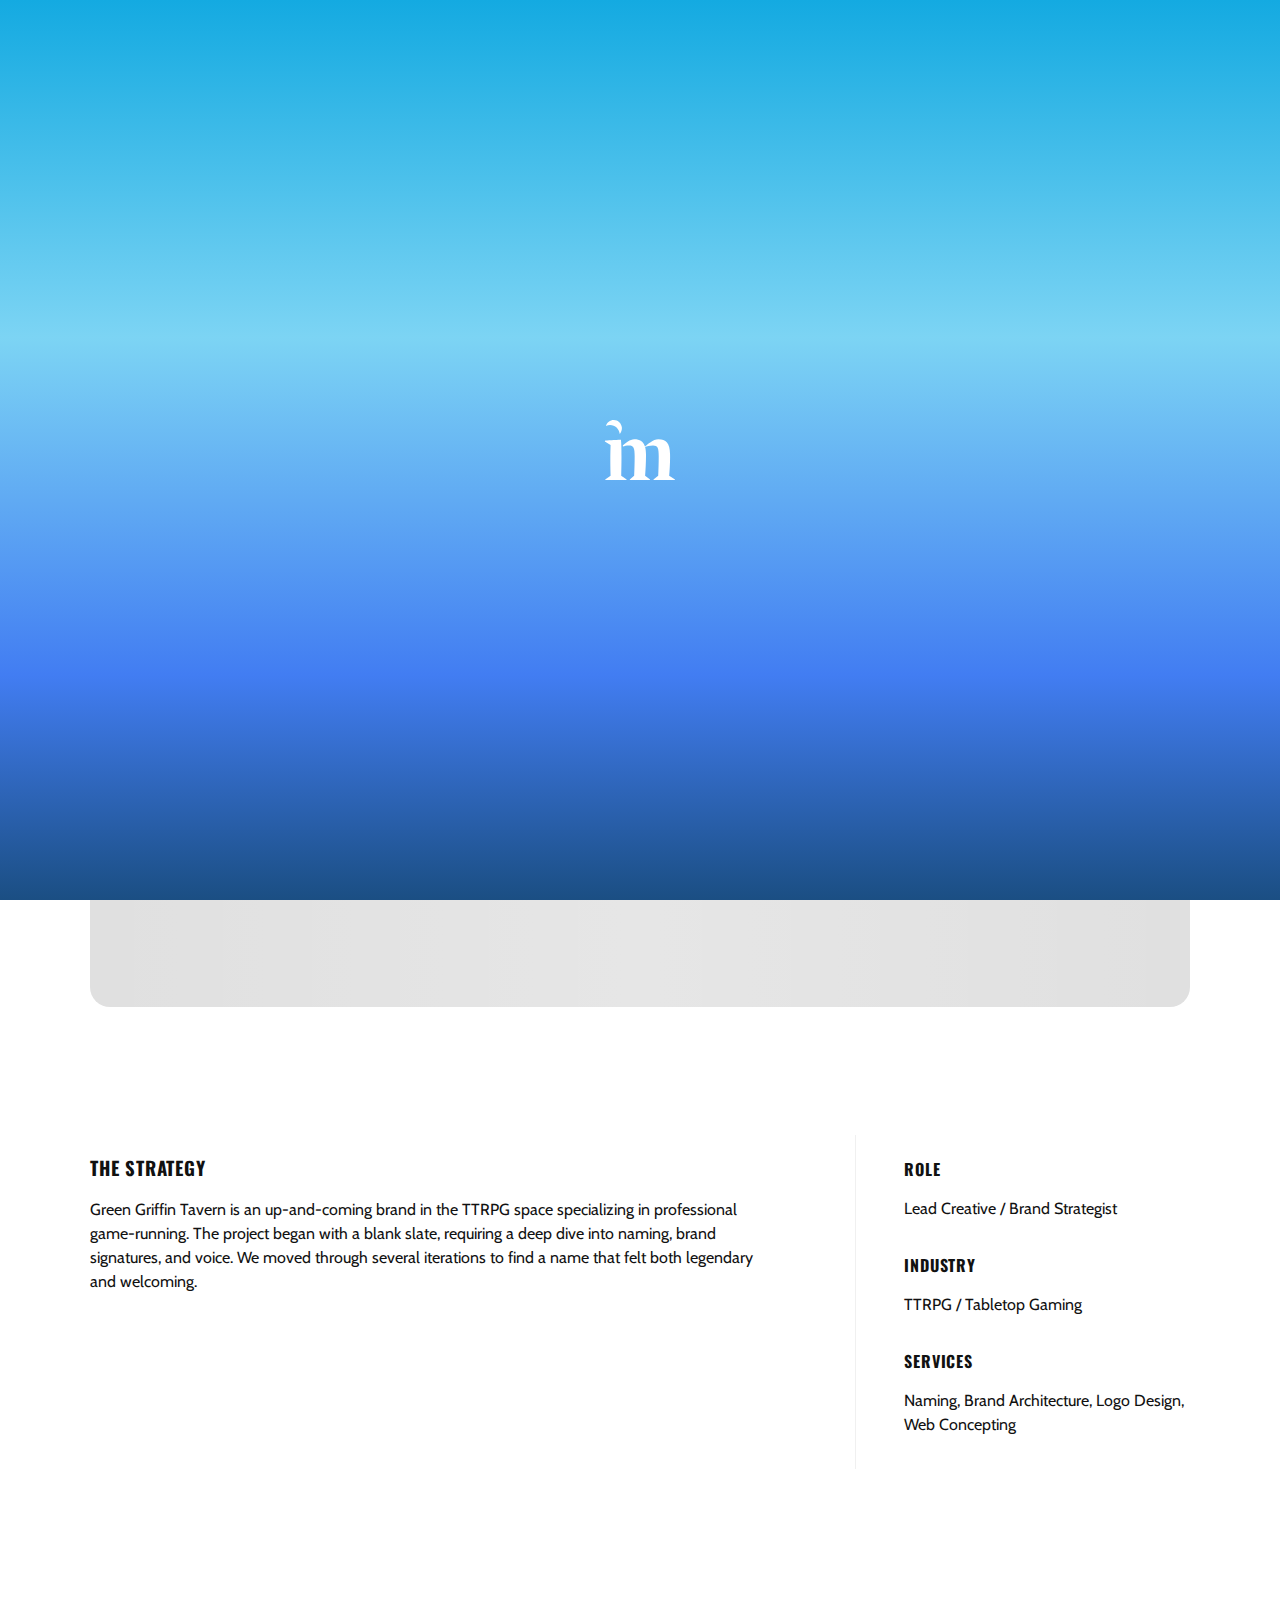
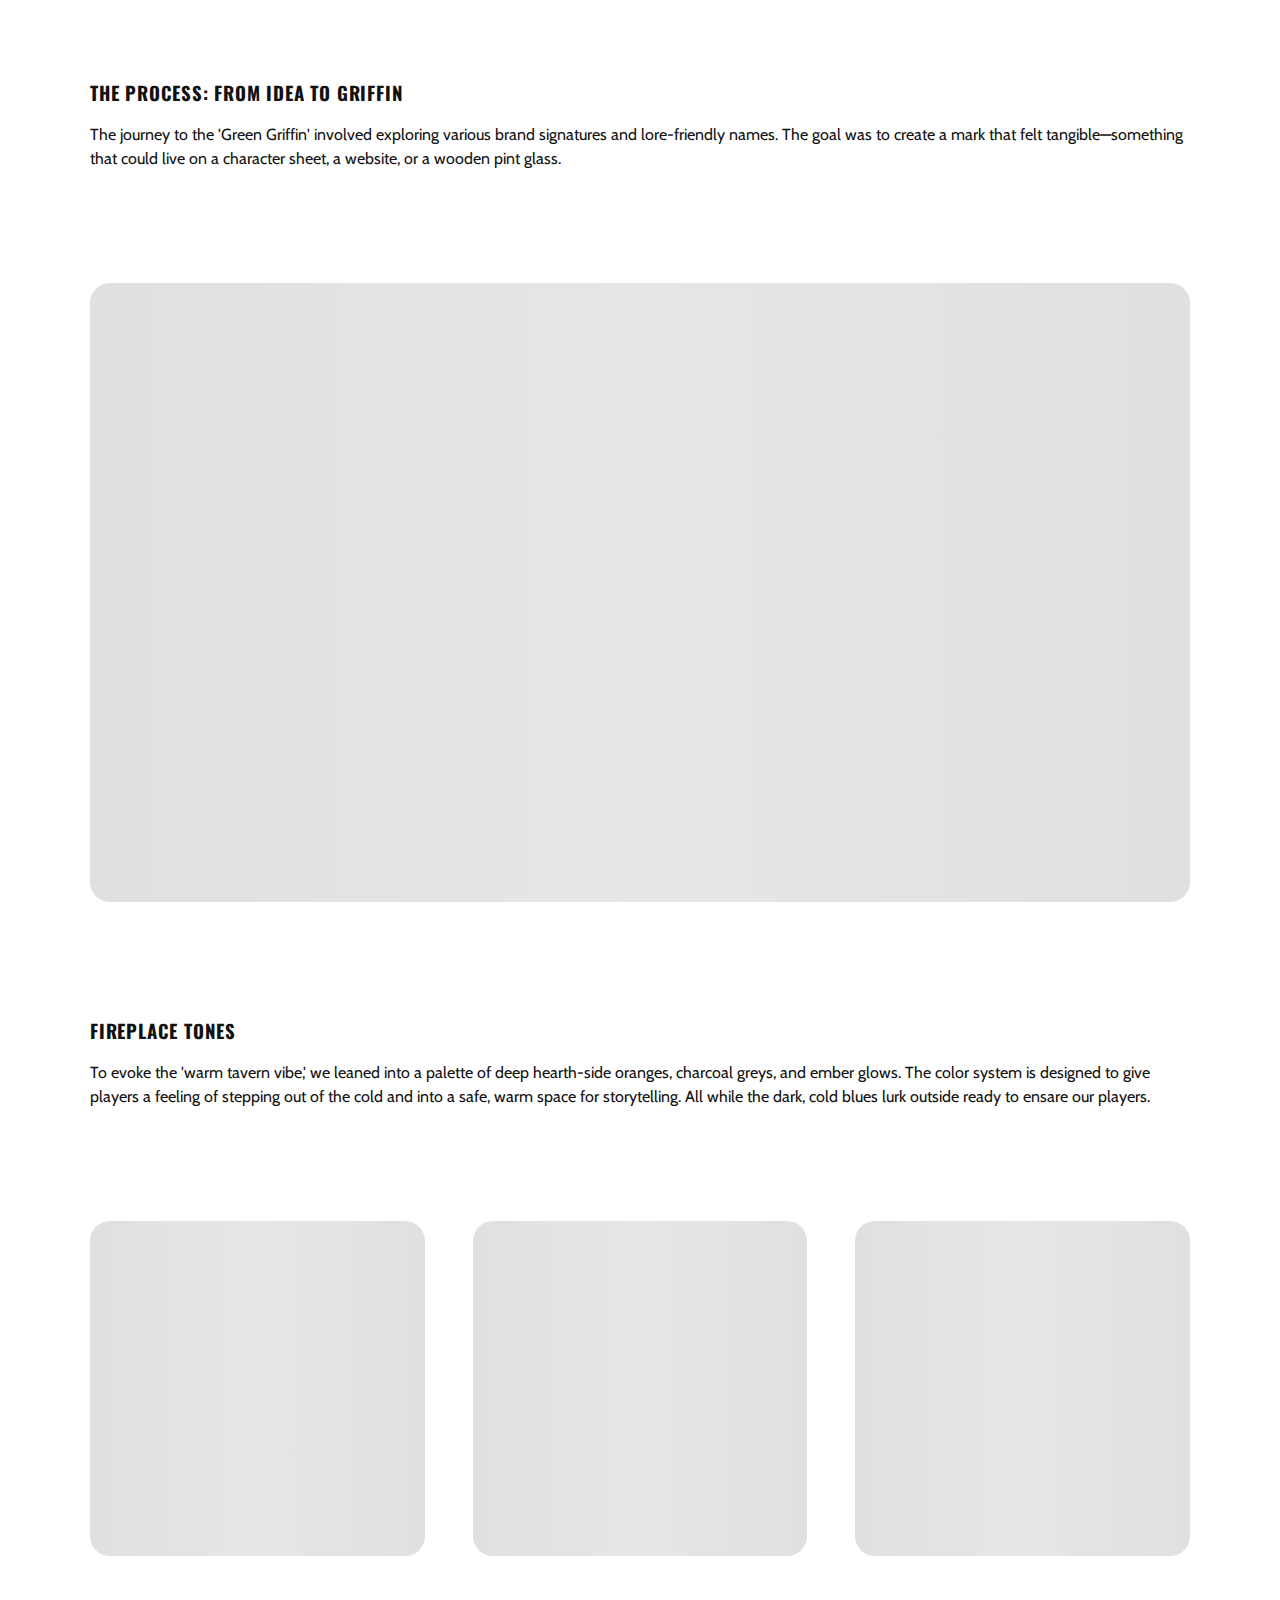
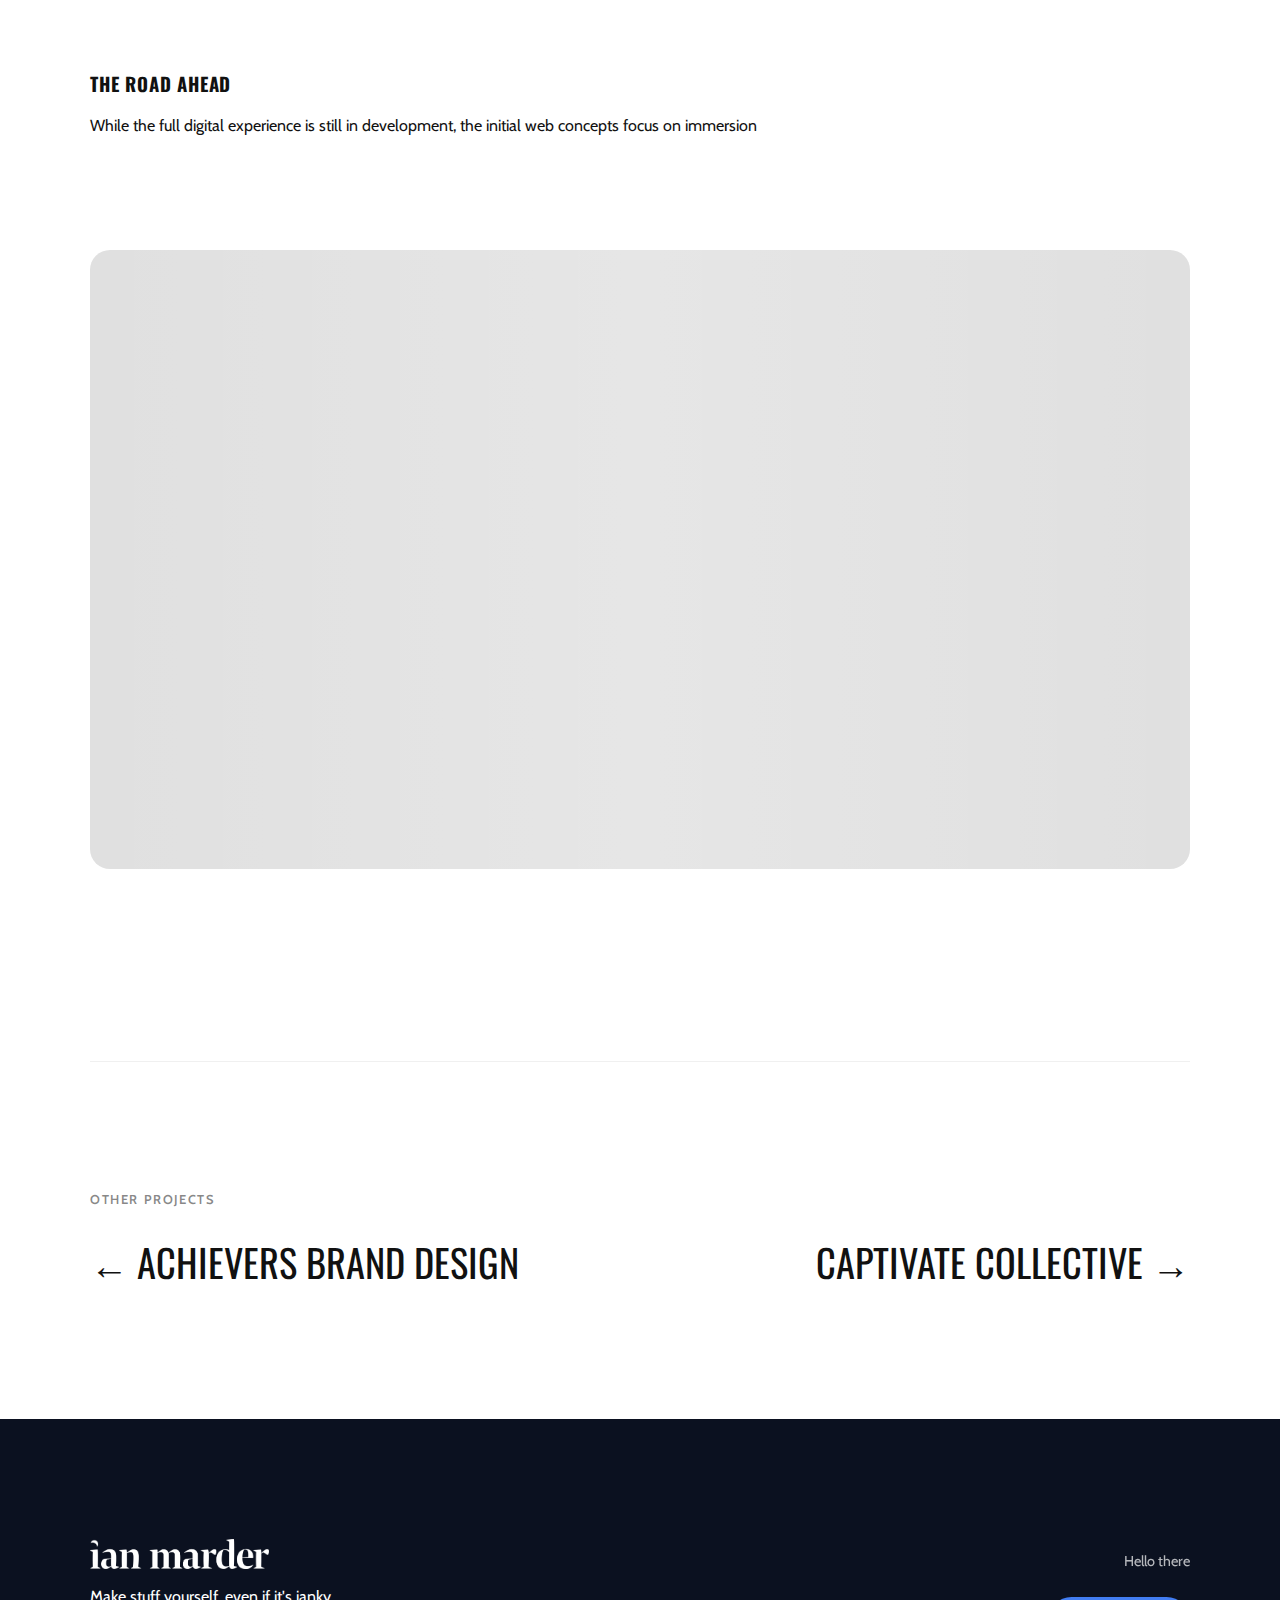
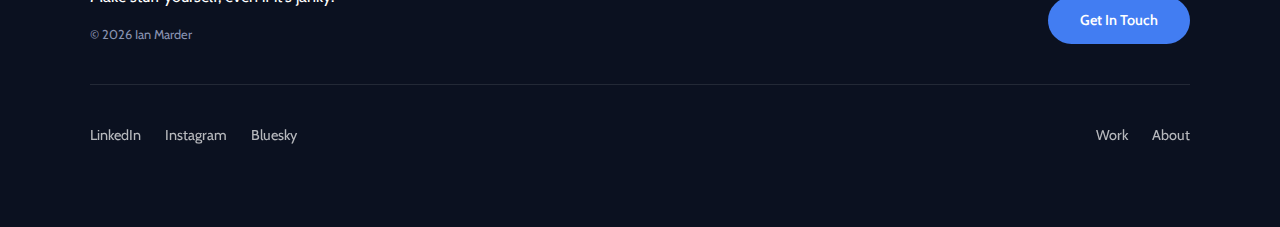
<file: work/green-griffin/index.html>
<!DOCTYPE html>
<html lang="en">
<head>
  <meta charset="UTF-8" />
  <meta name="viewport" content="width=device-width, initial-scale=1.0" />
  <title>Green Griffin Tavern: Tabletop Identity — Ian Marder</title>
  <link rel="stylesheet" href="/assets/css/styles.css" />
</head>
<body class="project-detail-page">

<header class="site-header" data-include="/components/header.html"></header>

<main>
  <section class="project-hero">
    <div class="hero-content">
      <span class="project-category">Brand Strategy & Identity • 2026 (In-Progress)</span>
      <h1>The Green Griffin Tavern</h1>
      <p class="project-lead">
        Building the foundational visual language for a tabletop gaming brand designed to host immersive, community-driven adventures.
      </p>
    </div>
    <div class="placeholder hero"></div>
  </section>

  <section class="project-info-grid">
    <div class="info-block">
      <h3>The Strategy</h3>
      <p>
        Green Griffin Tavern is an up-and-coming brand in the TTRPG space specializing in professional game-running. The project began with a blank slate, requiring a deep dive into naming, brand signatures, and voice. We moved through several iterations to find a name that felt both legendary and welcoming.
      </p>
    </div>
    <div class="info-sidebar">
      <div class="sidebar-item">
        <h4>Role</h4>
        <p>Lead Creative / Brand Strategist</p>
      </div>
      <div class="sidebar-item">
        <h4>Industry</h4>
        <p>TTRPG / Tabletop Gaming</p>
      </div>
      <div class="sidebar-item">
        <h4>Services</h4>
        <p>Naming, Brand Architecture, Logo Design, Web Concepting</p>
      </div>
    </div>
  </section>

  <section class="project-gallery">
    
    <div class="info-block">
      <h3>The Process: From Idea to Griffin</h3>
      <p>The journey to the 'Green Griffin' involved exploring various brand signatures and lore-friendly names. The goal was to create a mark that felt tangible—something that could live on a character sheet, a website, or a wooden pint glass.</p>
    </div>
    
    <div class="placeholder wide"></div>

    <div class="info-block">
      <h3>Fireplace Tones</h3>
      <p>
        To evoke the 'warm tavern vibe,' we leaned into a palette of deep hearth-side oranges, charcoal greys, and ember glows. The color system is designed to give players a feeling of stepping out of the cold and into a safe, warm space for storytelling. All while the dark, cold blues lurk outside ready to ensare our players.
      </p>
    </div>

    <div class="gallery-grid-3">
      <div class="placeholder square"></div>
      <div class="placeholder square"></div>
      <div class="placeholder square"></div> 
    </div>

    <div class="info-block">
      <h3>The Road Ahead</h3>
      <p>
        While the full digital experience is still in development, the initial web concepts focus on immersion
        </p>
    </div>

    <div class="placeholder wide"></div>
  </section>

  <section class="project-nav">
    <div class="next-link">
      <span class="nav-label">Other Projects</span>
      <div class="col-nav">
        <a href="/work/achievers/" class="previous-title">&larr; Achievers Brand Design</a>
        <a href="/work/captivate-collective/" class="next-title">Captivate Collective &rarr;</a>
      </div>
    </div>
  </section>
</main>

<footer class="site-footer" data-include="/components/footer.html"></footer>

<script src="/assets/js/main.js"></script>
</body>
</html>
</file>
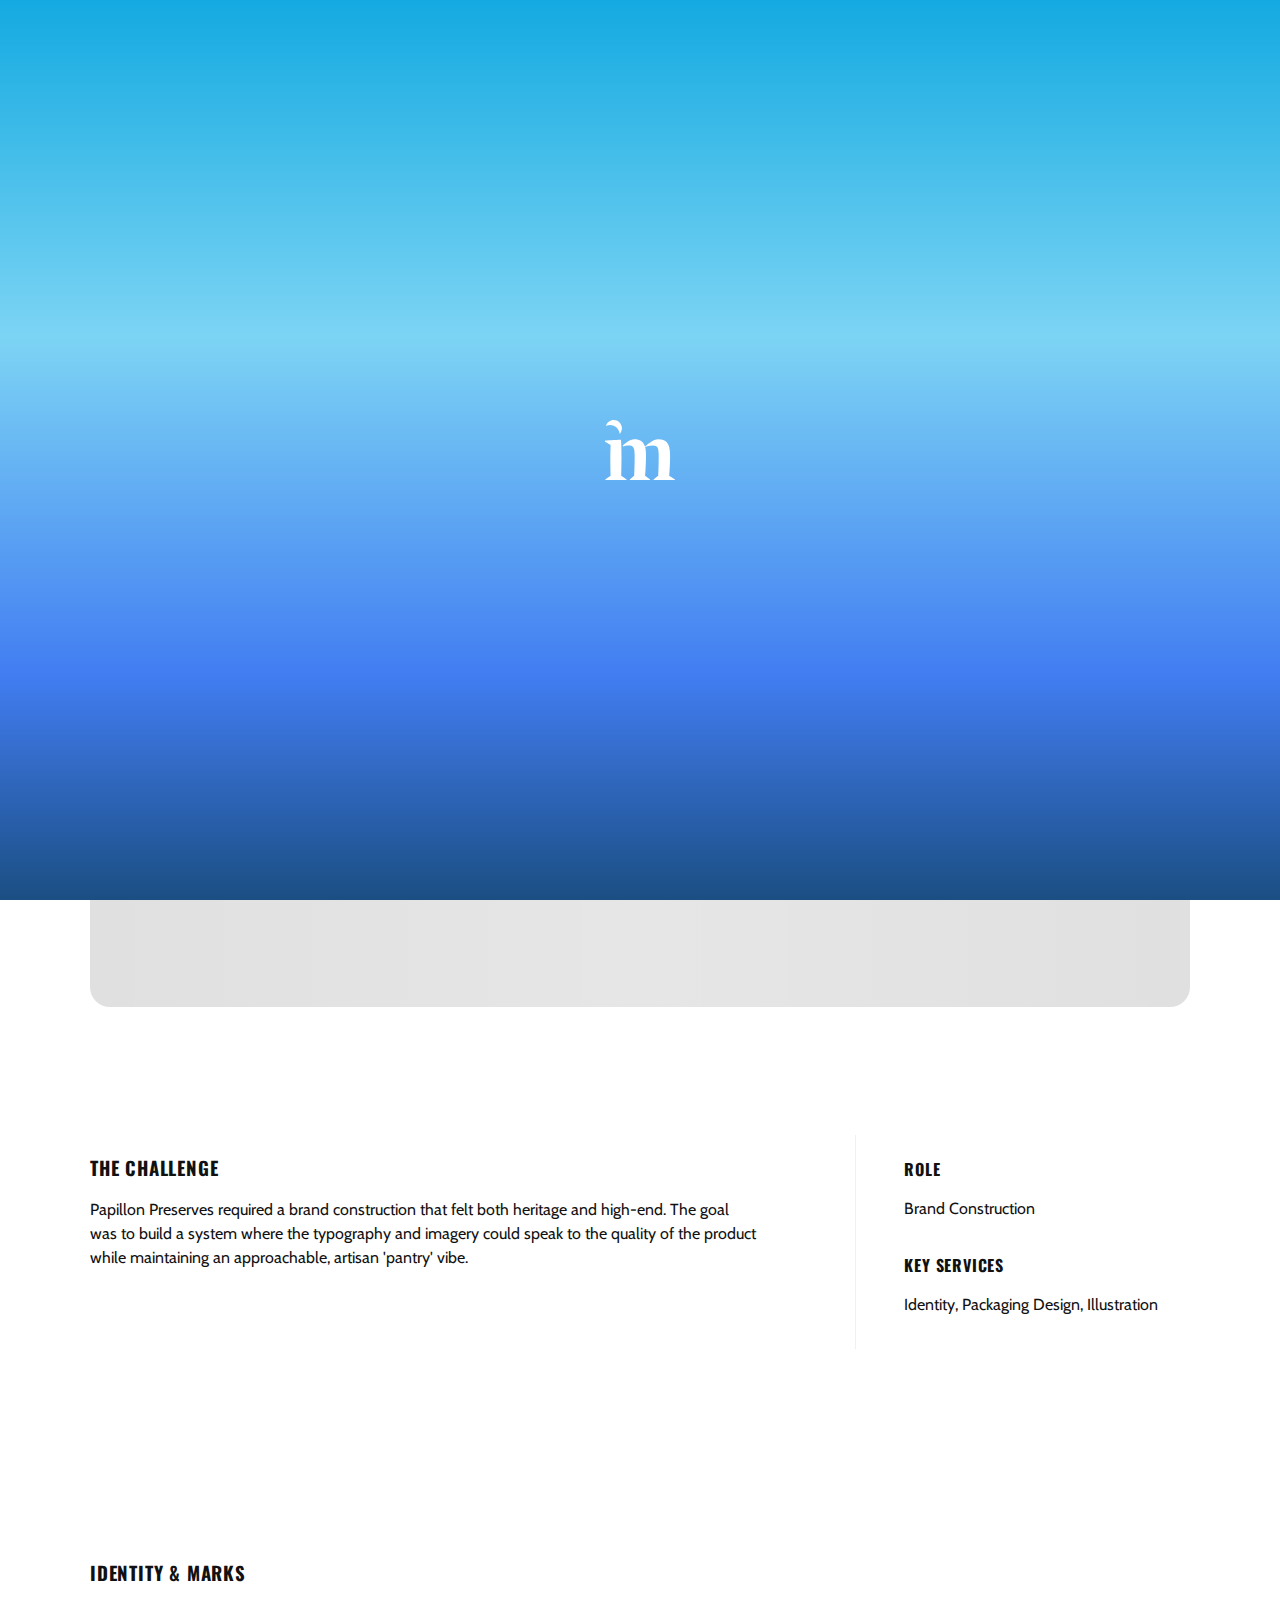
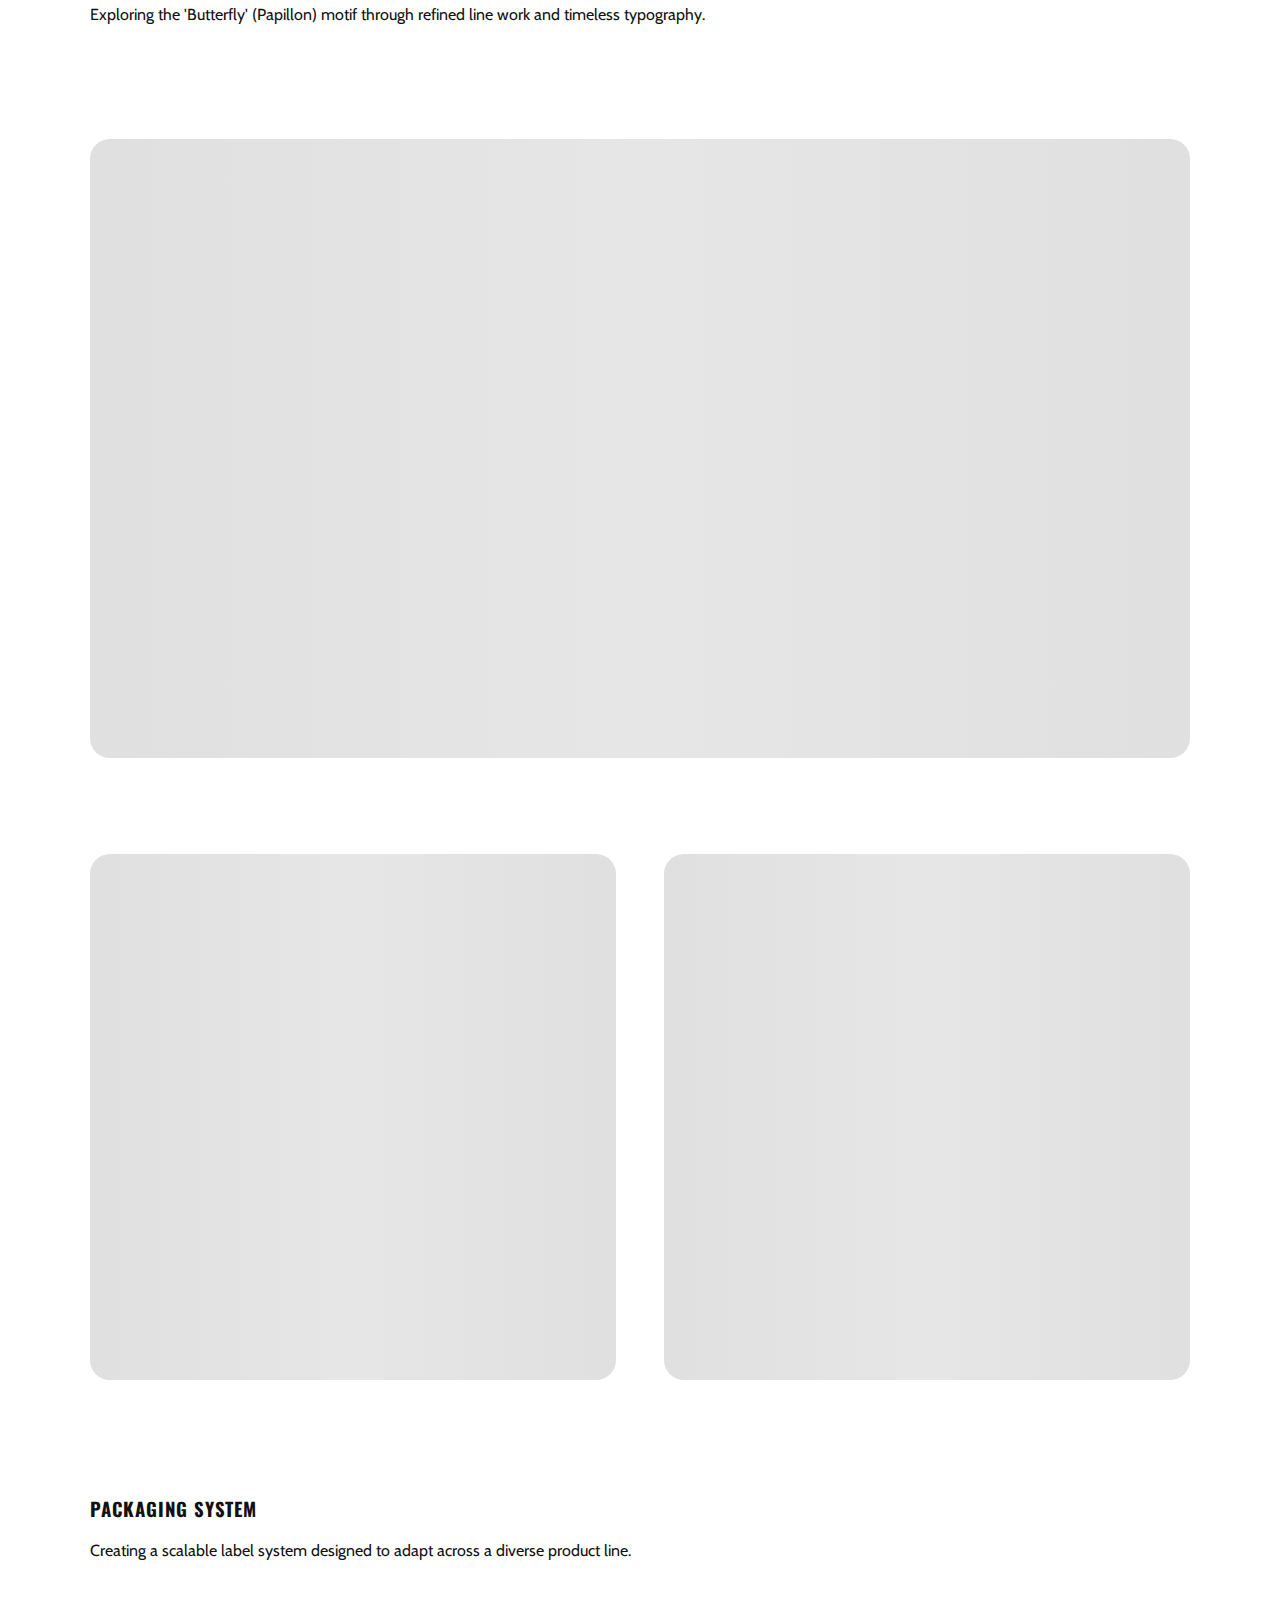
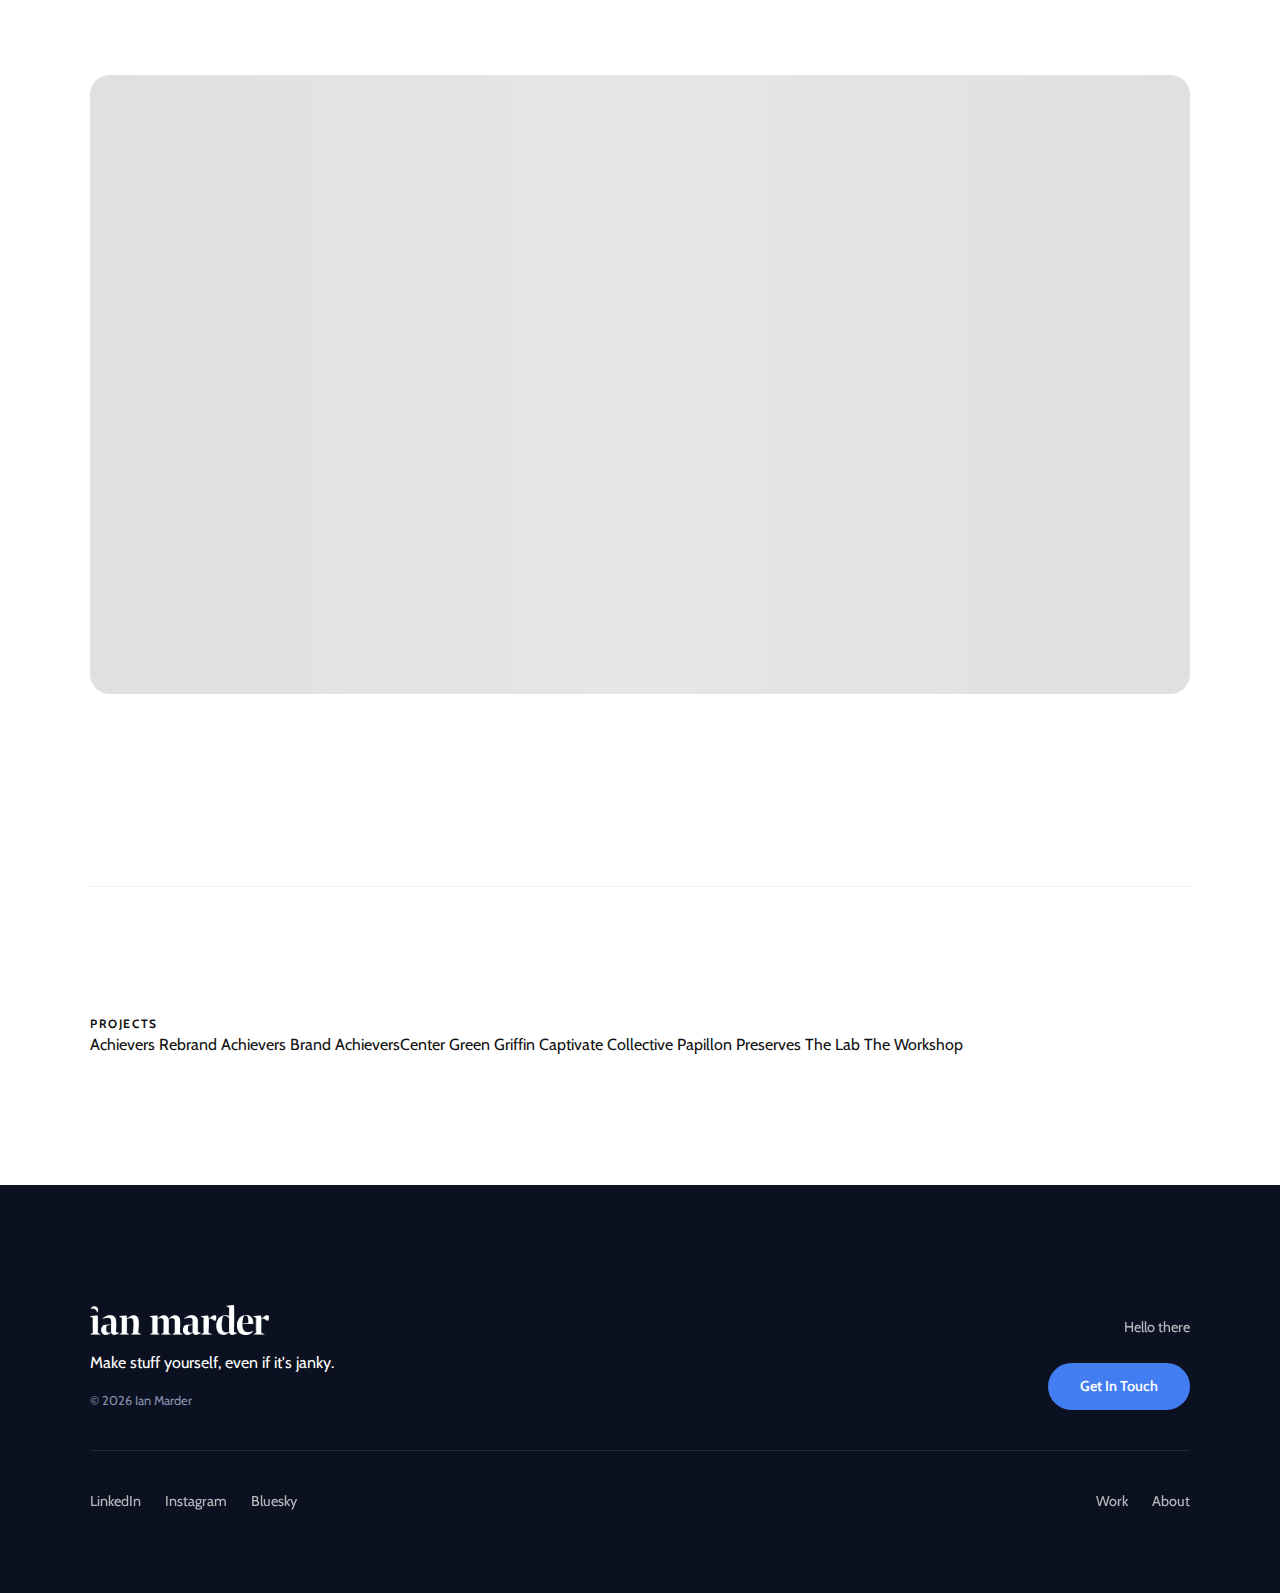
<file: work/papillon-preserves/index.html>
<!DOCTYPE html>
<html lang="en">
<head>
  <meta charset="UTF-8" />
  <meta name="viewport" content="width=device-width, initial-scale=1.0" />
  <title>Papillon Preserves — Ian Marder</title>
  <link rel="stylesheet" href="/assets/css/styles.css" />
</head>
<body class="project-detail-page">

<header class="site-header" data-include="/components/header.html"></header>

<main>
  <section class="project-hero">
    <div class="hero-content">
      <span class="project-category">Boutique Branding • 2024</span>
      <h1>Papillon Preserves</h1>
      <p class="project-lead">Designing an artisan brand system that balances vintage charm with modern, premium packaging for a specialty preserve company.</p>
    </div>
    <div class="placeholder hero"></div>
  </section>

  <section class="project-info-grid">
    <div class="info-block">
      <h3>The Challenge</h3>
      <p>Papillon Preserves required a brand construction that felt both heritage and high-end. The goal was to build a system where the typography and imagery could speak to the quality of the product while maintaining an approachable, artisan 'pantry' vibe.</p>
    </div>
    <div class="info-sidebar">
      <div class="sidebar-item">
        <h4>Role</h4>
        <p>Brand Construction</p>
      </div>
      <div class="sidebar-item">
        <h4>Key Services</h4>
        <p>Identity, Packaging Design, Illustration</p>
      </div>
    </div>
  </section>

  <section class="project-gallery">
    <div class="info-block"><h3>Identity & Marks</h3><p>Exploring the 'Butterfly' (Papillon) motif through refined line work and timeless typography.</p></div>
    <div class="placeholder wide"></div>
    <div class="gallery-grid-2">
      <div class="placeholder square"></div>
      <div class="placeholder square"></div>
    </div>
    <div class="info-block"><h3>Packaging System</h3><p>Creating a scalable label system designed to adapt across a diverse product line.</p></div>
    <div class="placeholder wide"></div>
  </section>

<div data-include="/components/project-nav.html"></div>
</main>
<footer class="site-footer" data-include="/components/footer.html"></footer>

<script src="/assets/js/fslightbox.js"></script>
<script src="/assets/js/main.js"></script>
</body>
</html>
</file>
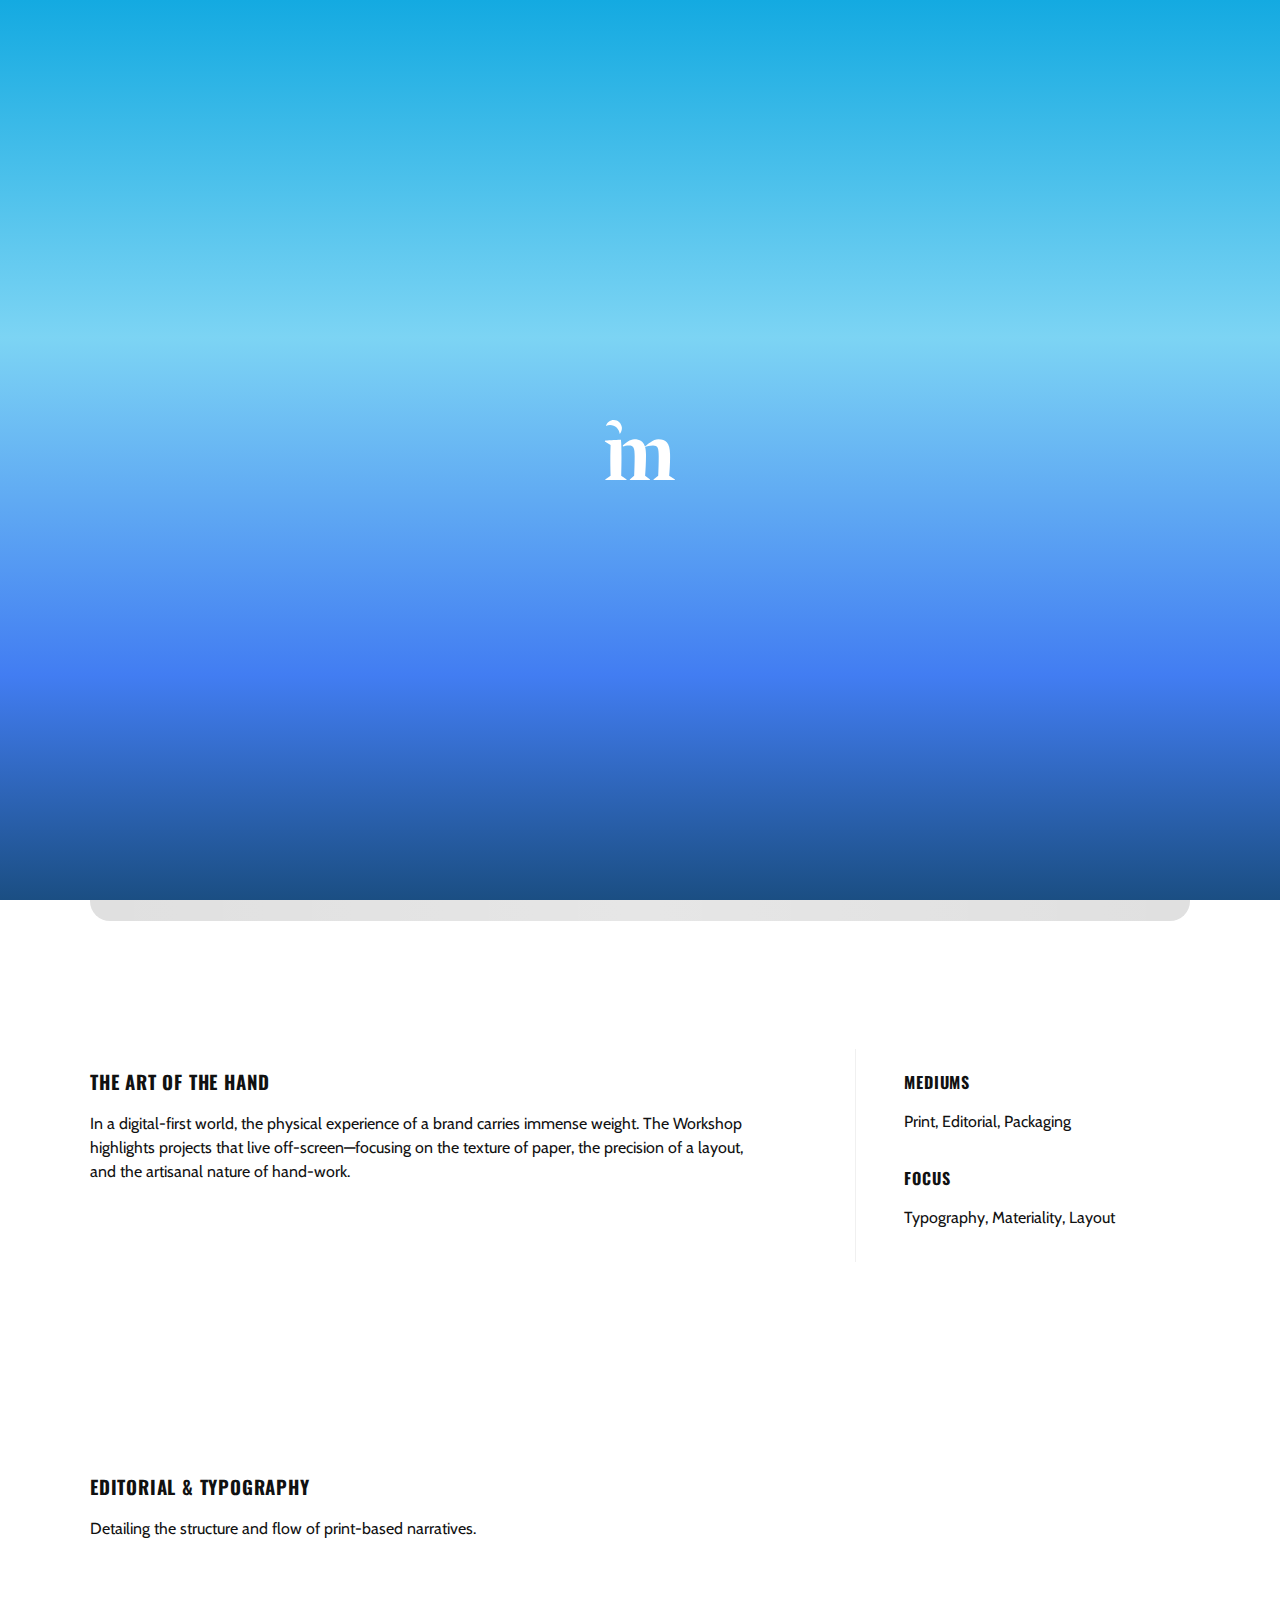
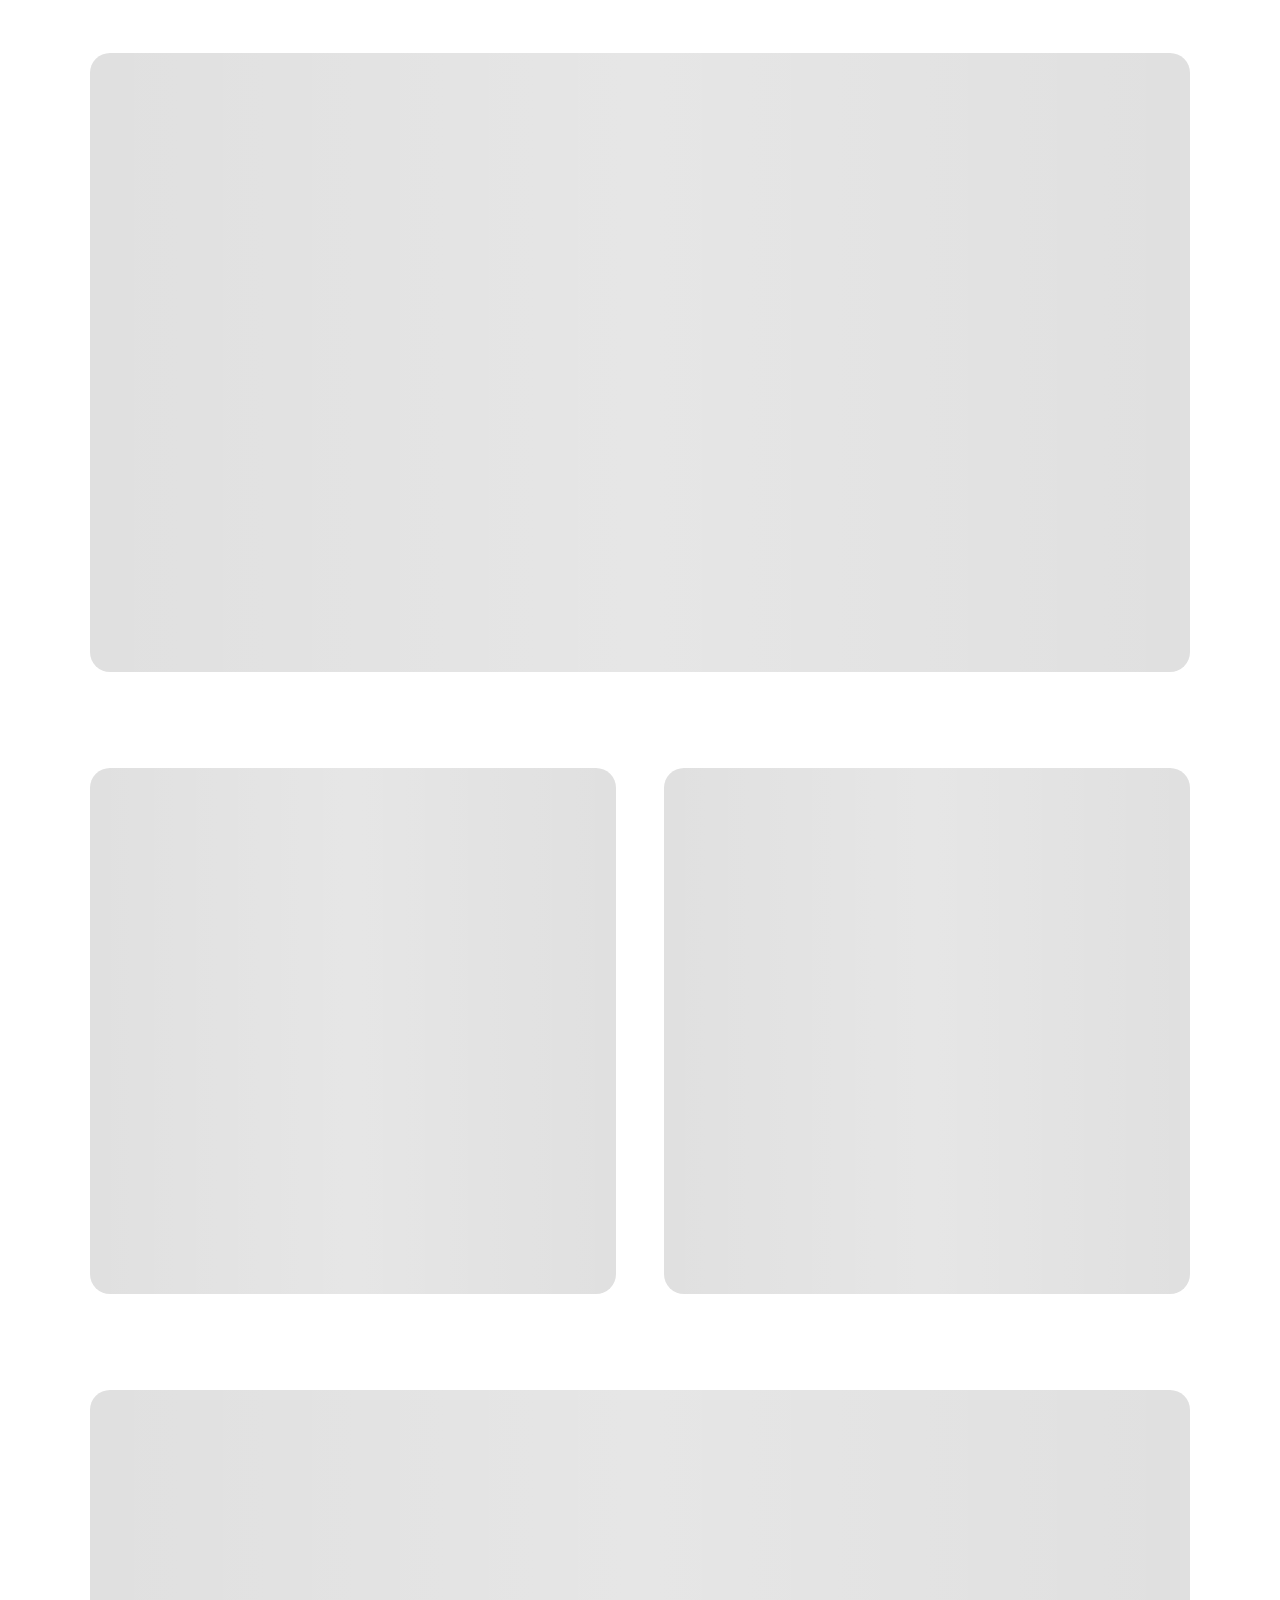
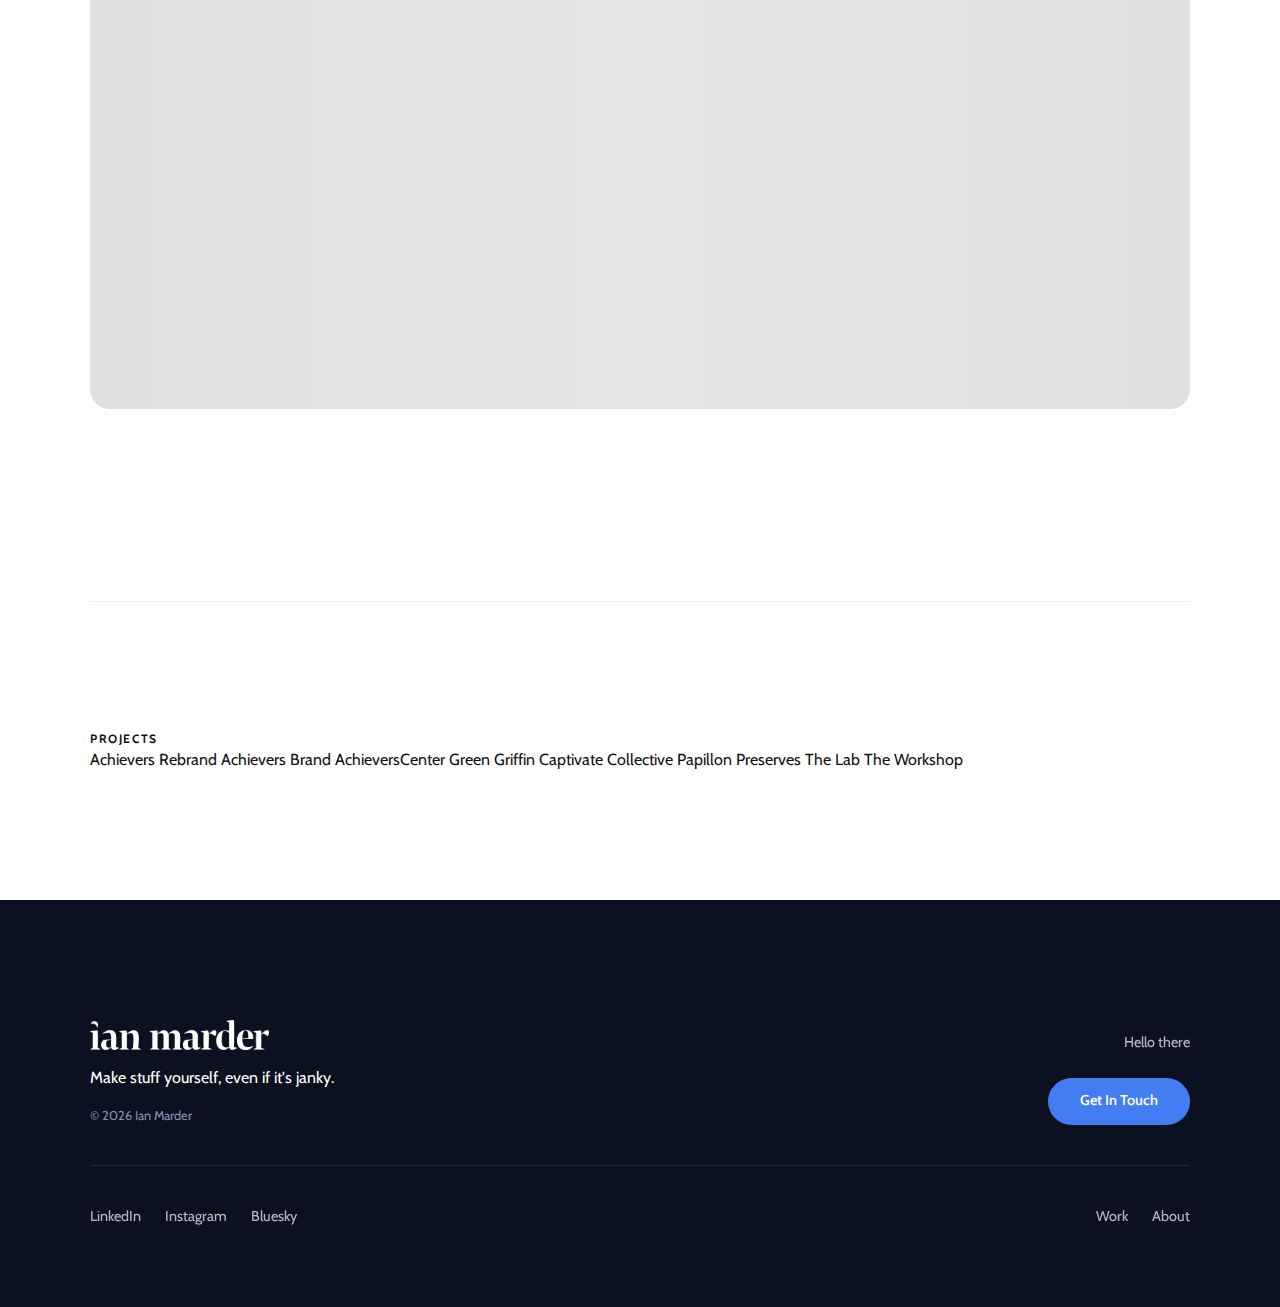
<file: work/workshop/index.html>
<!DOCTYPE html>
<html lang="en">
<head>
  <meta charset="UTF-8" />
  <meta name="viewport" content="width=device-width, initial-scale=1.0" />
  <title>The Workshop — Ian Marder</title>
  <link rel="stylesheet" href="/assets/css/styles.css" />
</head>
<body class="project-detail-page">

<header class="site-header" data-include="/components/header.html"></header>

<main>
  <section class="project-hero">
    <div class="hero-content">
      <span class="project-category">Print & Tangible • 2016+</span>
      <h1>The Workshop</h1>
      <p class="project-lead">A focus on the art of the tangible. Exploring editorial layout, typography studies, and the hands-on craft that define and expand brands. And my own ideas.</p>
    </div>
    <div class="placeholder hero"></div>
  </section>

  <section class="project-info-grid">
    <div class="info-block">
      <h3>The Art of the Hand</h3>
      <p>In a digital-first world, the physical experience of a brand carries immense weight. The Workshop highlights projects that live off-screen—focusing on the texture of paper, the precision of a layout, and the artisanal nature of hand-work.</p>
    </div>
    <div class="info-sidebar">
      <div class="sidebar-item">
        <h4>Mediums</h4>
        <p>Print, Editorial, Packaging</p>
      </div>
      <div class="sidebar-item">
        <h4>Focus</h4>
        <p>Typography, Materiality, Layout</p>
      </div>
    </div>
  </section>

  <section class="project-gallery">
    <div class="info-block"><h3>Editorial & Typography</h3><p>Detailing the structure and flow of print-based narratives.</p></div>
    <div class="placeholder wide"></div>
    <div class="gallery-grid-2">
      <div class="placeholder square"></div>
      <div class="placeholder square"></div>
    </div>
    <div class="placeholder wide"></div>
  </section>

<div data-include="/components/project-nav.html"></div>
</main>
<footer class="site-footer" data-include="/components/footer.html"></footer>

<script src="/assets/js/fslightbox.js"></script>
<script src="/assets/js/main.js"></script>
</body>
</html>
</file>
<file: assets/css/styles.css>
/* ==========================================================================
   1. FONTS & VARIABLES
   ========================================================================== */
@import url('https://fonts.googleapis.com/css2?family=Cabin:wght@400;500&family=Oswald:wght@400;500&display=swap');
:root {
  --content-width: 1100px; /* Tightening this slightly for a more editorial feel */
  --site-margin: 5%;      /* Consistent horizontal padding */
}

html {
  scroll-behavior: smooth;
}
/* ==========================================================================
   2. RESET & GLOBAL STYLES
   ========================================================================== */
body {
  font-family: 'Cabin', sans-serif;
  font-optical-sizing: auto;
  color: #111;
  line-height: 1.5;
  margin: 0;
  overflow: auto;
}

/* Apply to the main wrapper */
main {
  max-width: var(--content-width) !important;
  margin: 0 auto;
  padding-left: var(--site-margin)!important;
  padding-right: var(--site-margin) !important;
}

section {
  padding: 6rem 0; /* Vertical padding only, margin handled by main */
}

a {
  transition: all .25s;
  text-decoration: none;
  color: inherit;
}

/* Text Selection */
::-moz-selection {
  color: white;
  background: #16516A;
}

::selection {
  color: white;
  background: #16516A;
}

/* ------------------ */
/* Reveal Animations */
/* ---------------- */


/* Base hidden state */
.reveal {
  opacity: 0%;
  transform: translateY(24px);
  transition: opacity 0.4s cubic-bezier(0.68, -0.6, 0.32, 1.6), transform 0.4s cubic-bezier(0.68, -0.6, 0.32, 1.6) !important;
  will-change: opacity, transform;
}

/* Visible state */
.reveal.is-visible {
  opacity: 100%;
  transform: translateY(0);
}

/* Optional: stagger helper */
.reveal[data-delay] {
  transition-delay: var(--delay, 0ms) !important;
}

/* ------------- */
/* Placeholders */
/* ------------*/

/* Placeholder System */
.placeholder {
  background-color: #e0e0e0; /* The light-grey square */
  width: 100%;
  display: block;
  position: relative;
  overflow: hidden;
  border-radius: 20px;
}

/* Maintain aspect ratios for different image types */
.placeholder.square {aspect-ratio: 1 / 1;}
.placeholder.wide {aspect-ratio: 16 / 9;}
.placeholder.hero {aspect-ratio: 21 / 9;}

/* Subtle pulse animation to show it's a "loading" state */
.placeholder::after {
  content: "";
  position: absolute;
  top: 0;
  right: 0;
  bottom: 0;
  left: 0;
  background: linear-gradient(90deg, transparent, rgba(255,255,255,0.2), transparent);
  animation: placeholderPulse 2s infinite;
}

@keyframes placeholderPulse {
  0% { transform: translateX(-100%); }
  100% { transform: translateX(100%); }
}


/* ==========================================================================
   3. HEADER & NAV
   ========================================================================== */


/* Header Container */
.site-header {
  position: fixed;
  top: 0;
  width: 100%;
  background: rgba(255, 255, 255, 0.95);
  z-index: 1000;
  border-bottom: 1px solid #f0f0f0;
}

.header-container {
  max-width: var(--content-width);
  margin: 0 auto;
  padding: 1.5rem var(--site-margin);
  display: flex;
  justify-content: space-between;
  align-items: center;
}

/* Desktop Nav ( > 768px ) */
.nav-menu {
  display: flex;
  align-items: center;
  gap: 2.5rem;
}

.nav-menu a {
  font-weight: 500;
  color: #111;
  font-size: 0.95rem;
}

.nav-button {
  background: #0090CC;
  color: #fff !important;
  padding: 0.8rem 1.5rem;
  border-radius: 50px;
  transition: transform 0.2s ease;
}

.nav-button:hover {
  transform: translateY(-2px);
  background: #0070a0;
}

/* Hamburger Hidden on Desktop */
.menu-toggle {
  display: none;
  cursor: pointer;
  z-index: 1001;
}

.bar {
  display: block;
  width: 25px;
  height: 2px;
  margin: 5px auto;
  background-color: #111;
  transition: all 0.3s ease-in-out;
}

/* Ensure the hamburger stays on top of the mobile menu */
.menu-toggle {
  position: relative;
  z-index: 1001;
}

/* Optional: Add a slight hover to nav links for better UX */
.nav-menu a:hover {
  color: #0090CC;
}

/* Mobile Nav ( <= 768px ) */
@media (max-width: 768px) {
  .menu-toggle { display: block; }

  /* Hamburger to X Animation */
  .menu-toggle.is-active .bar:nth-child(2) { opacity: 0; }
  .menu-toggle.is-active .bar:nth-child(1) { transform: translateY(7px) rotate(45deg); }
  .menu-toggle.is-active .bar:nth-child(3) { transform: translateY(-7px) rotate(-45deg); }

  .nav-menu {
    position: fixed;
    flex-direction: column;
    background-color: #fff;
    width: 100%;
    height: 100vh;
    top: 0;
    left: -100%; /* Start off-screen */
    text-align: center;
    transition: 0.3s;
    justify-content: center;
    padding-top: 80px;
  }

  .nav-menu.active {
    left: 0;
  }

  .nav-menu a {
    font-size: 2rem;
    margin: 1.5rem 0;
  }
}

.logo {
  height: 40px;
}

.logo img {
  height: 100%;
}
/* ==========================================================================
   4. HOMEPAGE COMPONENTS
   ========================================================================== */

/* Intro Section */
.intro {
  display: flex;
  justify-content: space-between;
  align-items: flex-start;
  padding: 16rem 0rem 12rem;
  max-width: var(--content-width);
}

.intro-text {
  max-width: 600px;
}

.intro h1 {
  font-family: 'Oswald', sans-serif;
  font-weight: 500;
  font-size: clamp(3rem, 6vw, 5rem);
  text-transform: uppercase;
  letter-spacing: -.2rem;
  line-height: 1.1;
  margin-bottom: 1rem;
}

.intro p {
  font-size: 1.2rem;
  line-height: 1.4;
}

/* Work Grid */
.work {
  padding-top: 1rem;
}

.grid {
  display: grid;
  grid-template-columns: repeat(3, 1fr);
  gap: 3rem 2.5rem;
}

.card img {
  width: 100%;
  display: block;
  border-radius: 12px;
  transition: scale 0.2s cubic-bezier(0.68, -0.6, 0.32, 1.6), border-radius 0.4s cubic-bezier(0.68, -0.6, 0.32, 1.6), opacity 0.2s ease;
  overflow: hidden;
}

.card:hover img {
  border-radius: 24px;
  opacity: 90%; /* Excecute order 66 */
}

.card:active img {
  scale: 96%;
}

.meta-bottom {
  display: flex;
  justify-content: space-between;
  font-size: 0.75rem;
  font-weight: bold;
  margin-bottom: 0.4rem;
  opacity: 0.8;
}

.meta-top {
  display: flex;      
  justify-content: space-between;
  font-size: 1rem;
  margin-top: 0.4rem;
  opacity: 0.8;
}

/* ==========================================================================
   HOMEPAGE ABOUT STRIP
   ========================================================================== */

.about-strip {
  border-top: 1px solid #f0f0f0;
  padding: 8rem 0; /* Vertical breathing room */
  margin: 4rem auto;
}

.about-grid {
  display: grid;
  grid-template-columns: 2fr 1fr;
  gap: 2rem;
  align-items: center;
}

.statement-main {
  font-family: 'Oswald', sans-serif;
  font-size: clamp(2.5rem, 5vw, 4rem);
  line-height: 1.1;
  text-transform: uppercase;
  margin-bottom: 1.5rem;
  color: #111;
}

.statement-sub {
  font-size: 1.2rem;
  color: #666;
  max-width: 500px;
  line-height: 1.6;
}

/* The "Specs" side */
.about-specs {
  display: flex;
  flex-direction: column;
  gap: 2rem;
  padding-left: 3rem;
  border-left: 1px solid #f0f0f0;
}

.spec-item {
  display: flex;
  flex-direction: column;
}

.spec-label {
  font-size: 0.75rem;
  text-transform: uppercase;
  letter-spacing: 0.1rem;
  color: #0090CC; /* Brand Blue */
  font-weight: 700;
  margin-bottom: 0.25rem;
}

.spec-value {
  font-family: 'Oswald', sans-serif;
  font-size: 1.5rem;
  text-transform: uppercase;
  color: #333;
}

/* Mobile Layout */
@media (max-width: 900px) {
  .about-grid {
    grid-template-columns: 1fr;
    gap: 3rem;
  }
  .about-specs {
    border-left: none;
    padding-left: 0;
    border-top: 1px solid #f0f0f0;
    padding-top: 3rem;
  }
}

/* Link Animations */
@keyframes highlight {
  from { background-position: 0; }
  to { background-position: -100%; }
}

a.animated {
  margin: 16px;
  padding: 6px 8px;
  border-radius: 8px;
}

a.animated:hover {
  background: #CBE7F4;
  animation: highlight 0.25s forwards;
}


/* ==========================================================================
   5. ABOUT PAGE
   ========================================================================== */

.about-grid-container {
  display: flex;
  gap: 4rem;
  padding: 10rem 0 8rem; /* Reset padding to follow the global grid */
  max-width: var(--content-width);
  margin: 0 auto;
  align-items: flex-end; 
  justify-content: flex-start; 
  min-height: 80vh;
}

.about-col {
  height: auto;
}

/* Column 1: Intro/Origin */
.col-1 {
  flex: 1;
  min-width: 300px;
  display: flex;
  flex-direction: column;
  justify-content: flex-end;
}

.col-1 h1 {
  font-family: 'Oswald', sans-serif;
  font-size: clamp(2.5rem, 4vw, 3.5rem);
  text-transform: uppercase;
  letter-spacing: -.16rem;
  line-height: 1.1;
  margin-bottom: 2rem;
}

.origin-text {
  font-size: 1.1rem;
  color: #888;
  line-height: 1.6;
}

/* Columns 2 & 3: Narrative Wrapper */
.col-narrative {
  flex: 2;
  /* Keeps the lead text and bio columns together at the bottom */
  display: flex;
  flex-direction: column;
  justify-content: flex-end;
}

.bio-lead {
  font-size: 1.75rem;
  line-height: 1.3;
  font-weight: 500;
  margin-bottom: 1rem;
  color: #0090CC;
}

/* Inner Flex for the two narrative columns */
.bio-columns {
  display: flex;
  gap: 3rem;
}

.bio-column-inner {
  flex: 1;
}

.bio-column-inner p {
  font-size: 1.05rem;
  line-height: 1.7;
  margin-bottom: 1.5rem;
  opacity: 0.85;
}

/* RESPONSIVE OVERRIDES */
@media (max-width: 1024px) {
  .about-grid-container {
    flex-direction: column;
    padding-top: 6rem;
  }
  
  .bio-columns {
    flex-direction: column;
    gap: 0;
  }
}

/* Slideshow Styling */
.slideshow-container {
  position: relative;
  width: 100%;
  aspect-ratio: 1 / 1;
  overflow: hidden;
  margin-top: 2rem;
  border-radius: 8px;
  background: #000; /* Darker background helps the crossfade look cleaner */
}

/* Updated Slideshow Logic */
.slide {
  position: absolute;
  top: 0;
  left: 0;
  width: 100%;
  height: 100%;
  opacity: 0;
  /* Increase transition time to be smoother than the JS switch */
  transition: opacity 2.5s ease-in-out; 
  z-index: 1;
}

.slide.active {
  opacity: 1;
  z-index: 2; /* Active slide sits on top */
}

.slide img {
  width: 100%;
  height: 100%;
  object-fit: cover;
  /* Apply animation to ALL images within slides, 
     but control the play state to prevent CPU lag */
  animation: slowZoom 20s linear infinite;
  animation-play-state: paused;
}

/* Only play the zoom when the slide is active or fading out */
.slide.active img {
  animation-play-state: running;
}

@keyframes slowZoom {
  from { transform: scale(1); }
  to { transform: scale(1.3); } /* Larger scale + longer duration = smoother */
}

/* 1. The Wrapper Word */
.word-trigger {
  position: relative;
  display: inline-block; /* Critical for positioning the image */
  color: #0090CC; 
  font-weight: 700;
  cursor: help;
  white-space: nowrap;
}

/* 2. The Floating Box */
.hover-box {
  position: absolute;
  bottom: -420%; /* Sits clearly above the text */
  left: 50%;
  transform: translateX(-50%) translateY(10px); /* Start slightly lower for the "float up" effect */
  
  width: 160px; /* Adjust as needed */
  border-radius: 12px;
  overflow: hidden;
  
  /* Visuals */
  opacity: 0;
  visibility: hidden;
  pointer-events: none; /* Prevents the image from flickering if the mouse hits it */
  
  /* Animation */
  transition: opacity 0.3s ease, transform 0.3s cubic-bezier(0.175, 0.885, 0.32, 1.275);
  z-index: 9999; /* Ensure it's above all other site content */
}

.hover-box img {
  width: 100%;
  height: 100%;
  object-fit: cover;
  display: block;
}

/* 3. The Reveal Interaction */
.word-trigger:hover .hover-box {
  opacity: 1;
  visibility: visible;
  transform: translateX(-50%) translateY(0);
}
.word-trigger:active .hover-box{
  opacity: 1;
  visibility: visible;
  transform: translateX(-50%) translateY(0);
}

/* 4. The Little Arrow Tip */
.hover-box::after {
  content: '';
  position: absolute;
  top: 100%;
  left: 50%;
  margin-left: -8px;
  border-width: 8px;
  border-style: solid;
  border-color: #111 transparent transparent transparent;
}


/* ==========================================================================
   6. WORK PAGE
   ========================================================================== */
.work-page {
  padding-top: 8rem; /* Increased to give the fixed header more breathing room */
}

.work-intro {
  margin-bottom: 4rem;
}

.work-intro h1 {
  font-family: 'Oswald', sans-serif;
  font-size: 3.5rem;
  text-transform: uppercase;
  margin-bottom: 1rem;
}

.project-list {
  display: flex;
  flex-direction: column;
  gap: 3rem; /* Vertical margin between rows */
  padding-bottom: 8rem;
}

/* Wide Card Container */
.wide-card {
  display: flex;
  align-items: center;
  gap: 3rem;
  background-color: #f8f9fa;
  padding: 2.5rem;
  border-radius: 32px;
  transition: scale 0.2s cubic-bezier(0.68, -0.6, 0.32, 1.6), border-radius 0.4s cubic-bezier(0.68, -0.6, 0.32, 1.6);
  min-height: 400px; /* Keeps height consistent across different content lengths */
  box-sizing: border-box;
  img {
    transition: opacity 0.2s ease;
  }
}

.wide-card:hover {
  border-radius: 24px;
    opacity: 90%; /* Excecute order 66 */
}

/* Card Hero (Left side) */
.card-hero {
  flex: 0 0 320px;
  aspect-ratio: 1 / 1;
  overflow: hidden;
  border-radius: 20px;
}

.card-hero img {
  width: 100%;
  height: 100%;
  object-fit: cover;
}

/* Content Area (Right side) */
.card-content {
  flex: 1;

  display: flex;
  flex-direction: column;
}

.project-name {
  font-family: 'Oswald', sans-serif;
  font-size: 2.2rem;
  line-height: 120%;
  text-transform: uppercase;
  margin:8px 0px 2px 0px;
}

.project-description {
  opacity: 0.8;
  line-height: 1.6;
}

/* Footer row inside the card */
.card-footer {
  display: flex;
  justify-content: space-between;
  align-items: center;
}

/* View Project Button */
.view-project-btn {
  font-weight: 600;
  font-size: 1rem;
  color: white;
  margin-left: -4px;
  margin-top: 1rem;
  margin-bottom: 0.5rem;
  background-color: #0090CC;
  border-radius: 100px;
  padding: 0.5rem 1rem;
  text-transform: uppercase;
  letter-spacing: 0.05rem;
  transition: gap 0.2s ease;
  display: inline-flex;
  align-items: center;
  gap: 4px;
  transition: all .2s;
}

.view-project-btn:hover {
  gap: 8px;
  background-color:#16516A
}

.tag-row {
  display: flex;
  gap: 0.5rem;
  flex-wrap: wrap;

  margin-bottom: 0.5rem;
  margin-left: -4px;
}

.tag {
  font-size: 0.75rem;
  font-weight: 500;
  text-transform: uppercase;
  letter-spacing: 0.05rem;
  padding: 0.5rem 1rem;
  background: #cef0ff;
  border-radius: 50px;
  color: #0070a0;
}

/* 5th Row Grid Logic */
.half-row {
  display: flex;
  gap: 3rem; /* Horizontal gap matches the vertical gap of the list */
}

.wide-card.half {
  flex: 1;
  flex-direction: column; /* Stack image/text vertically within the narrow card */
  align-items: flex-start;

}

.wide-card.half .card-hero {
  flex: 0 0 auto;
  width: 100%;
  height: 250px; /* Shorter image for the split layout */
}

.wide-card.half .project-name {
  font-size: 1.8rem;
}

/* Responsive Tweak */
@media (max-width: 1024px) {
  .half-row {
    flex-direction: column;
  }
  
  .wide-card {
    flex-direction: column;
    padding: 2rem;
    gap: 1.5rem;
    min-height: auto;
  }

  .card-hero {
    width: 100%;
    flex: 0 0 auto;
  }

  .card-footer {
    flex-direction: column;
    align-items: flex-start;
    gap: 1.5rem;
  }
}

/* ==========================================================================
   7. Project Templating
   ========================================================================== */


/* Project Detail Styles */


.project-hero {
  max-width: var(--content-width);
  margin: 0 auto;
  padding-top: 10rem;
  padding-bottom: 2rem;
}

.hero-content {
  max-width: 800px;
  margin-bottom: 4rem;
}

.project-category {
  font-size: 0.9rem;
  text-transform: uppercase;
  letter-spacing: 0.1rem;
  color: #0090CC;
  font-weight: 600;
}

.project-hero h1 {
  font-family: 'Oswald', sans-serif;
  font-size: clamp(3rem, 8vw, 6rem);
  text-transform: uppercase;
  line-height: 0.9;
  margin: 1.5rem 0;
}

.project-lead {
  font-size: 1.5rem;
  line-height: 1.4;
  opacity: 0.8;
}

.hero-image-full img {
  width: 100%;
  border-radius: 24px;
}

/* Info Grid */
.project-info-grid {
  display: grid;
  grid-template-columns: 2fr 1fr;
  max-width: var(--content-width);
  margin: 0 auto;
  gap: 6rem;
  padding: 6rem 0;
}

.info-block h3, .info-sidebar h4 {
  font-family: 'Oswald', sans-serif;
  text-transform: uppercase;
  letter-spacing: 0.05rem;
  margin-bottom: 1rem;
}

.info-sidebar {
  border-left: 1px solid #f0f0f0;
  padding-left: 3rem;
}

.sidebar-item {
  margin-bottom: 2rem;
}

/* Gallery Logic */
.project-gallery {
  display: flex;
  flex-direction: column;
  gap: 6rem;
  max-width: var(--content-width);
  margin: 0 auto;
}

.gallery-item img {
  width: 100%;
  border-radius: 12px;
}

/* Ensure full-width gallery images actually touch the grid edges */
.gallery-item.full-width img {
  width: 100%;
  display: block;
}

.gallery-grid-2 {
  display: grid;
  grid-template-columns: 1fr 1fr;
  gap: 3rem;
}

.gallery-grid-3 {
  display: grid;
  grid-template-columns: 1fr 1fr 1fr;
  gap: 3rem;
}

.gallery-grid-2 img {
  width: 100%;
  border-radius: 12px;
}

.gallery-grid-3 img {
  width: 100%;
  border-radius: 8px;
}

/* Bottom Navigation */
.project-nav {
  padding: 8rem 0;
  border-top: 1px solid #f0f0f0;
  margin-top: 6rem;
}

.next-link {
  display: flex;
  flex-direction: column;
  gap: 1.5rem;
}

.nav-label {
  display: block;
  font-size: 0.8rem;
  text-transform: uppercase;
  letter-spacing: 0.1rem;
  color: #888;
  font-weight: 600;
}

.project-nav .col-nav {
  display: flex;
  justify-content: space-between;
  align-items: center;
  width: 100%;
}

.previous-title, .next-title {
  font-family: 'Oswald', sans-serif;
  font-size: clamp(1.2rem, 3vw, 2.5rem);
  text-transform: uppercase;
  color: #111;
  text-decoration: none;
  transition: color 0.3s ease, transform 0.3s ease;
}

.previous-title:hover {
  color: #0090CC;
  transform: translateX(-10px);
}

.next-title:hover {
  color: #0090CC;
  transform: translateX(10px);
}

/* Mobile Adjustments */
@media (max-width: 768px) {
  .project-info-grid {
    grid-template-columns: 1fr;
    gap: 3rem;
  }
  .info-sidebar {
    border-left: none;
    padding-left: 0;
  }
  .gallery-grid-2 {
    grid-template-columns: 1fr;
  }
  .gallery-grid-3 {
    grid-template-columns: 1fr;
  }
}

/* ==========================================================================
   8. FOOTER
   ========================================================================== */

.site-footer {
  background-color: #0b1120;
  color: #ffffff;
  padding: 80px var(--site-margin) 40px;
  text-align: center;
}


.footer-container {
  max-width: var(--content-width) !important;
  margin: 0 auto;
}

/* Row & Column Flexbox */
.footer-row {
  display: flex;
  justify-content: space-between;
  align-items: flex-end;
  padding: 40px 0;
}

.row-top {
  border-bottom: 1px solid rgba(255, 255, 255, 0.1);
}


/* Styling Column Content */
.footer-logo {
  height: 30px;
  filter: brightness(0) invert(1);
  display: block;
  margin-bottom: 10px;
}

.copyright {
  font-size: 0.8rem;
  color: #8892b0;
  float: left;
  margin: 0;
}

.col-socials{
  display: flex;
  gap: 24px;
}

.col-nav {
  display: flex;
  gap: 24px;
  float: right;
}

.footer-col a {
  color: #ffffff;
  text-decoration: none;
  font-size: 0.9rem;
  opacity: 0.7;
}

.footer-col a:hover {
  opacity: 1;
}

/* The CTA Button */
.col-cta {
  text-align: right;
}

.footer-btn {
  display: inline-block;
  background-color: #427df2;
  color: white !important;
  padding: 0.8rem 2rem;
  border-radius: 50px;
  font-weight: 600;
  opacity: 1 !important;
}

.footer-btn .activted{
  box-shadow: 0px 0px 96px 24px #427df2, 0px 0px 8px 1px #89b1ff inset;
}



/* Mobile Responsiveness */
@media (max-width: 768px) {
  .footer-row {
    flex-direction: column;
    align-items: center;
    text-align: center;
    gap: 30px;
  }
  
  .col-cta {
    text-align: center;
  }
}

/* ==========================================================================
   7. 404 ERROR PAGE
   ========================================================================== */

.error-page main {
  display: flex;
  align-items: center;
  justify-content: center;
  min-height: 70vh; /* Ensures it sits in the middle of the screen */
  text-align: center;
}

.error-container {
  max-width: 600px;
}

.error-code {
  font-family: 'Oswald', sans-serif;
  font-size: clamp(6rem, 15vw, 10rem);
  line-height: 1;
  margin: 0;
  color: #f0f0f0; /* Subtle ghost-like text */
  letter-spacing: -0.5rem;
}

.error-title {
  font-family: 'Oswald', sans-serif;
  font-size: 2rem;
  text-transform: uppercase;
  margin-top: -2rem; /* Pulls the title into the large 404 numbers */
  margin-bottom: 1.5rem;
}

.error-message {
  font-size: 1.1rem;
  color: #666;
  margin-bottom: 2.5rem;
  line-height: 1.6;
}

.error-button {
  display: inline-block;
  background-color: #427df2;
  color: white !important;
  padding: 1rem 2.5rem;
  border-radius: 50px;
  font-weight: 600;
  text-transform: uppercase;
  letter-spacing: 0.05rem;
  transition: transform 0.2s ease, background-color 0.2s ease;
}

.error-button:hover {
  background-color: #3166d6;
  transform: translateY(-2px);
}

/* Mobile Tweak */
@media (max-width: 768px) {
  .error-code {
    margin-bottom: 1rem;
  }
  .error-title {
    margin-top: 0;
  }
}

/* ==========================================================================
   10. RESPONSIVE MEDIA QUERIES
   ========================================================================== */
@media (max-width: 900px) {
  .grid {
    grid-template-columns: 1fr;
  }
  
  .intro {
    flex-direction: column;
    align-items: flex-start;
  }

  .logo {
    height: 20px;
  }

  .case-study-content, .case-study-grid {
    grid-template-columns: 1fr;
    gap: 2rem;
  }
}
</file>
